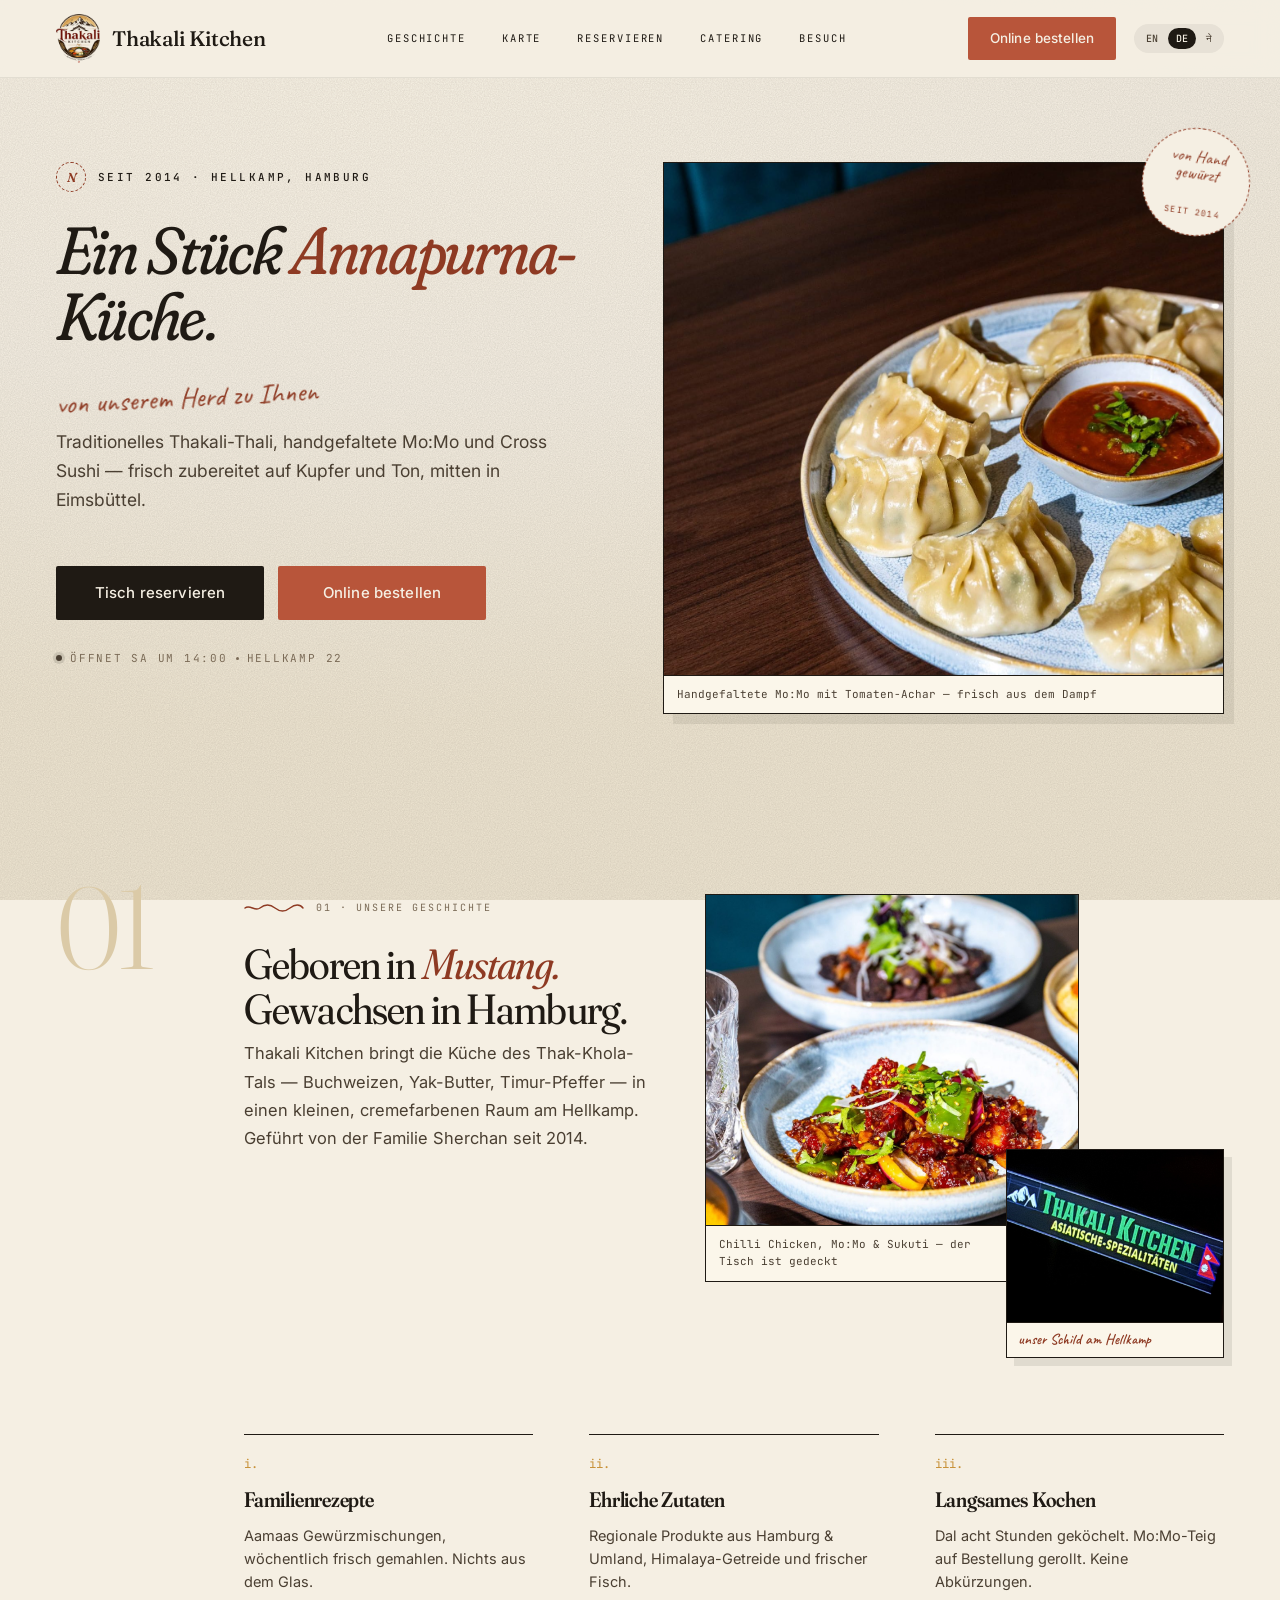
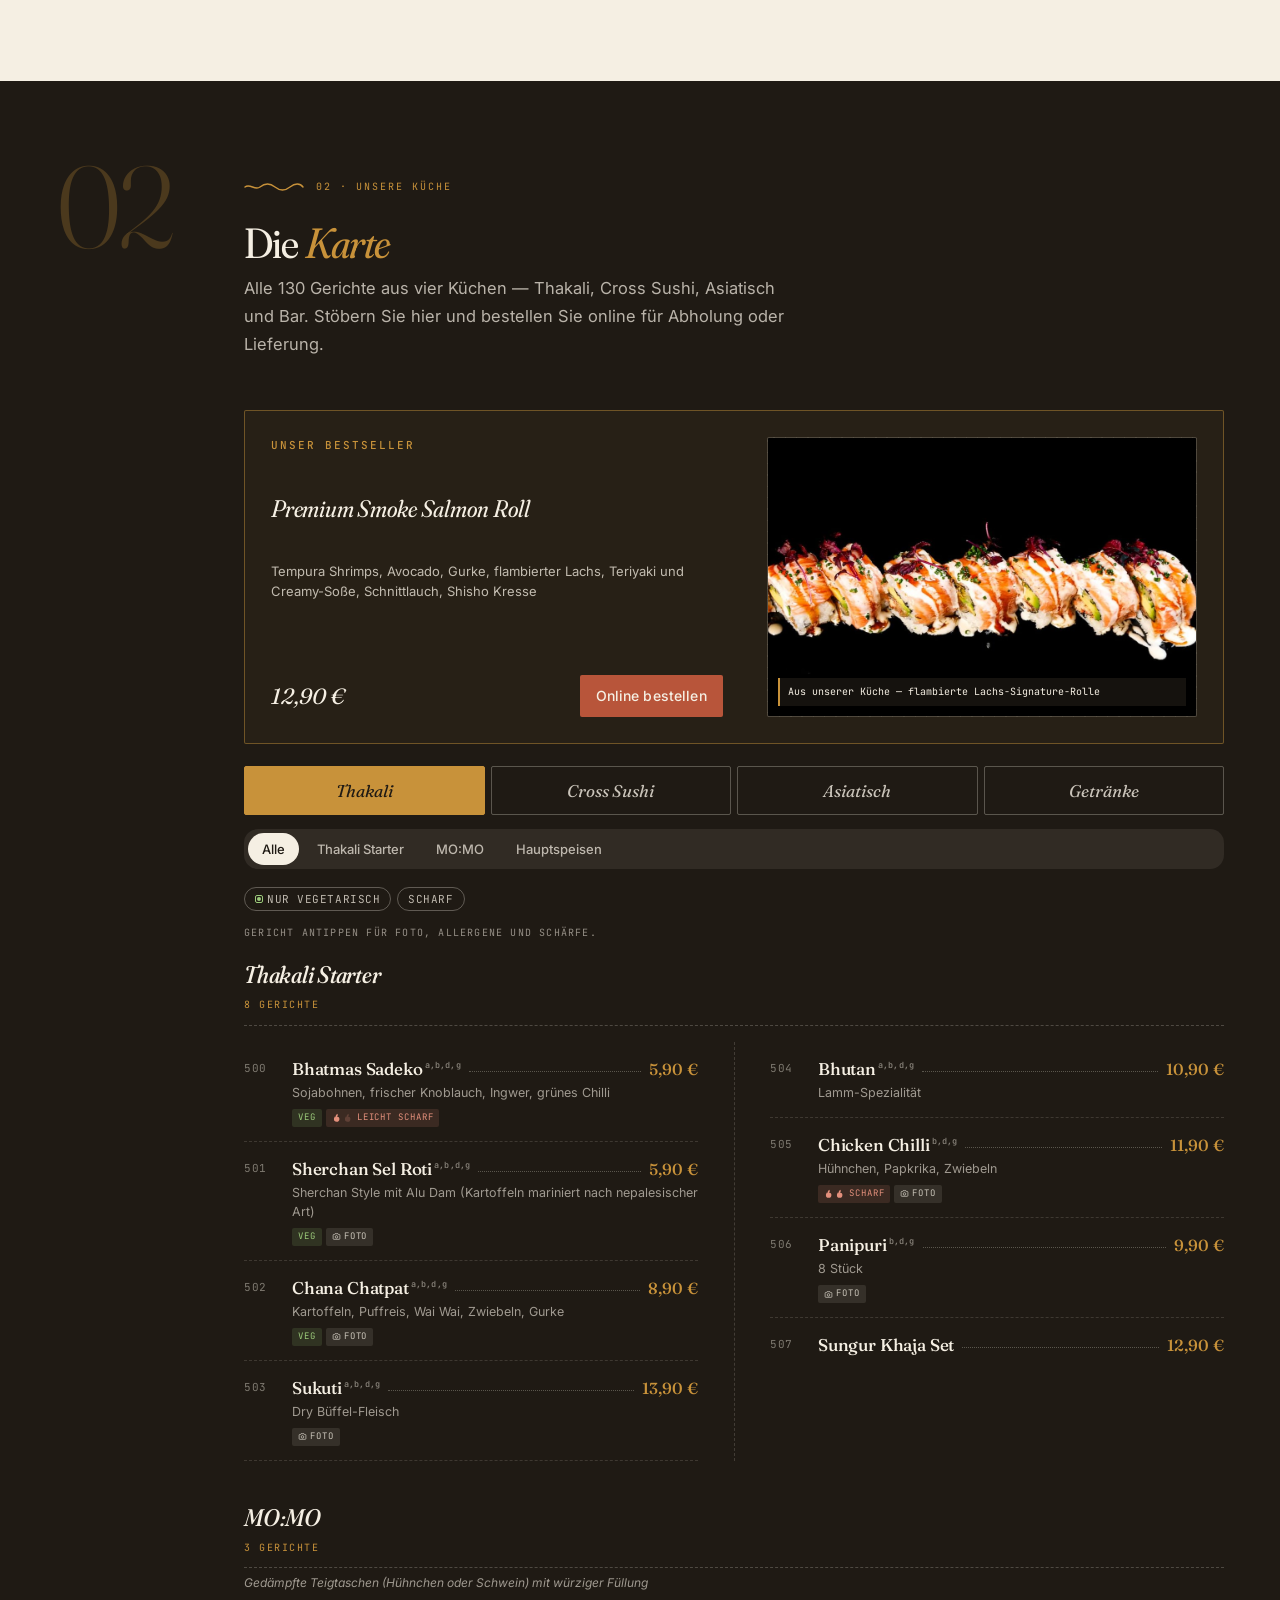
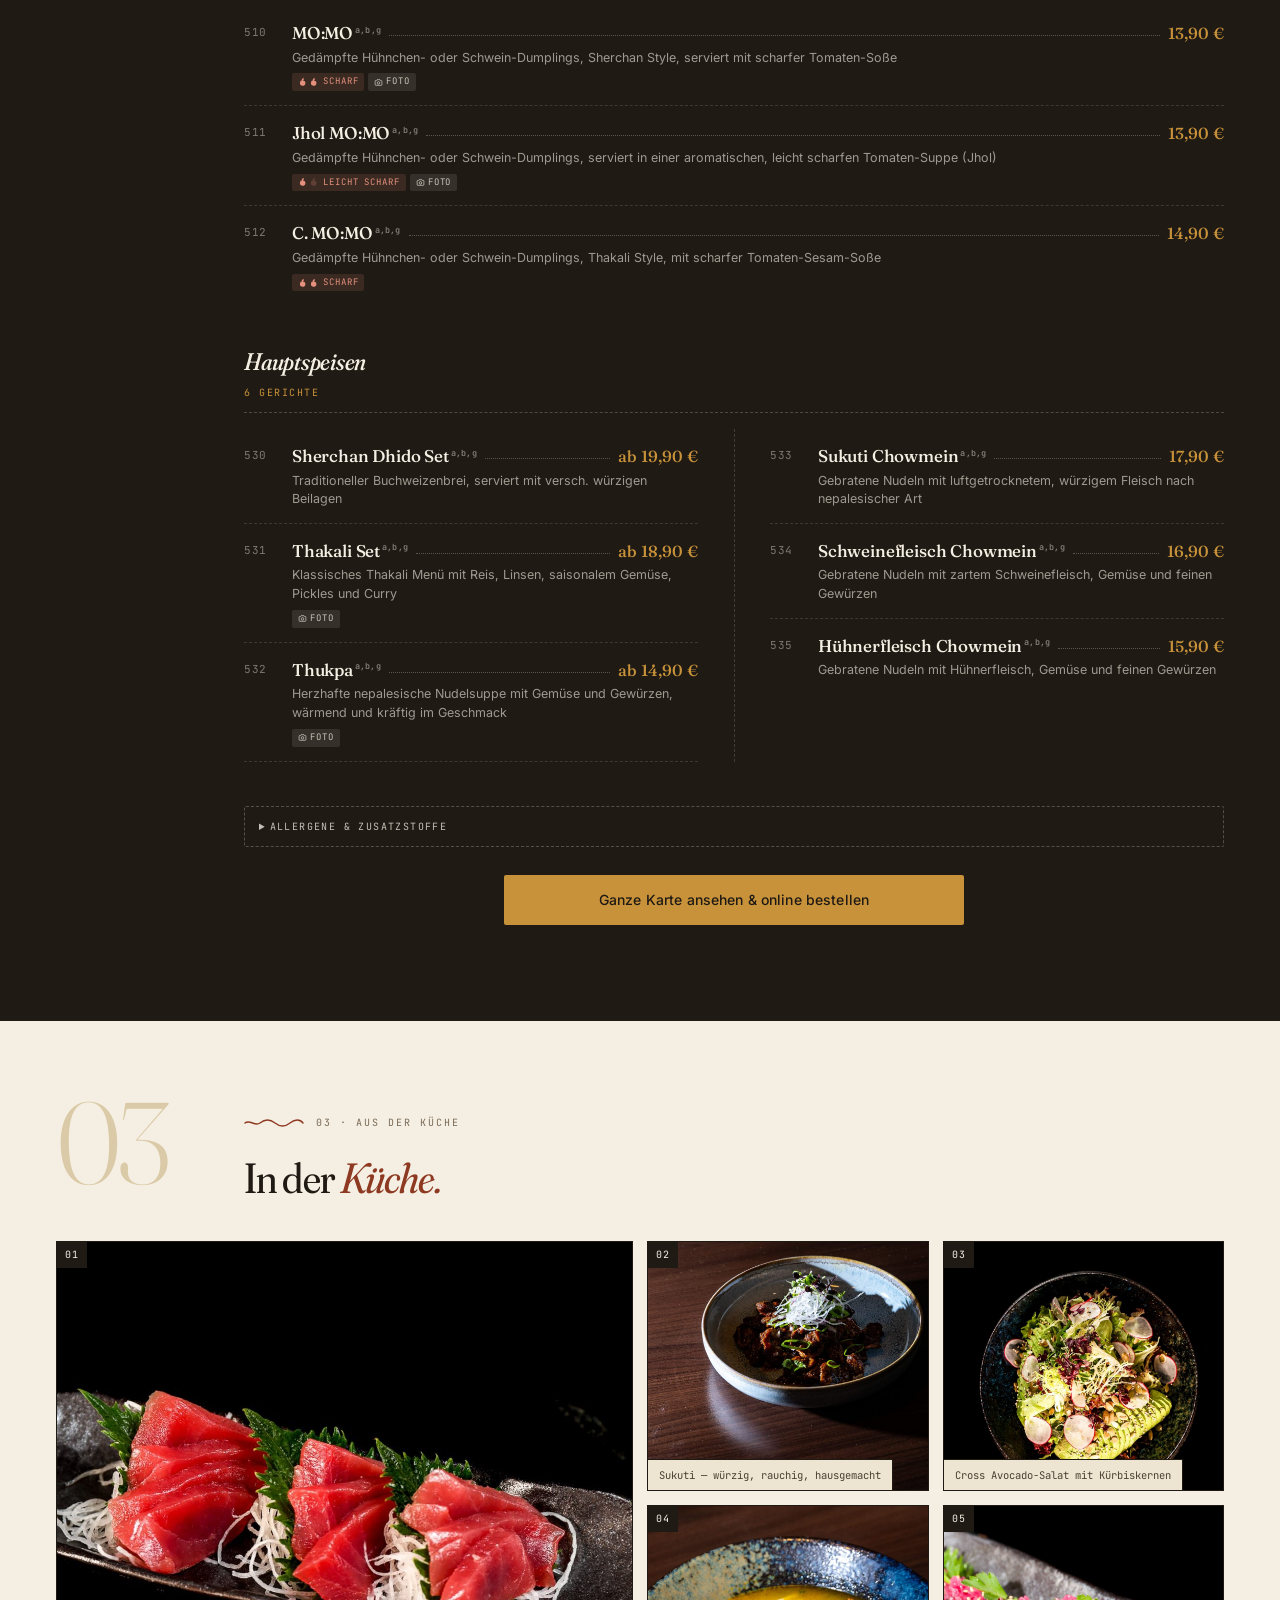
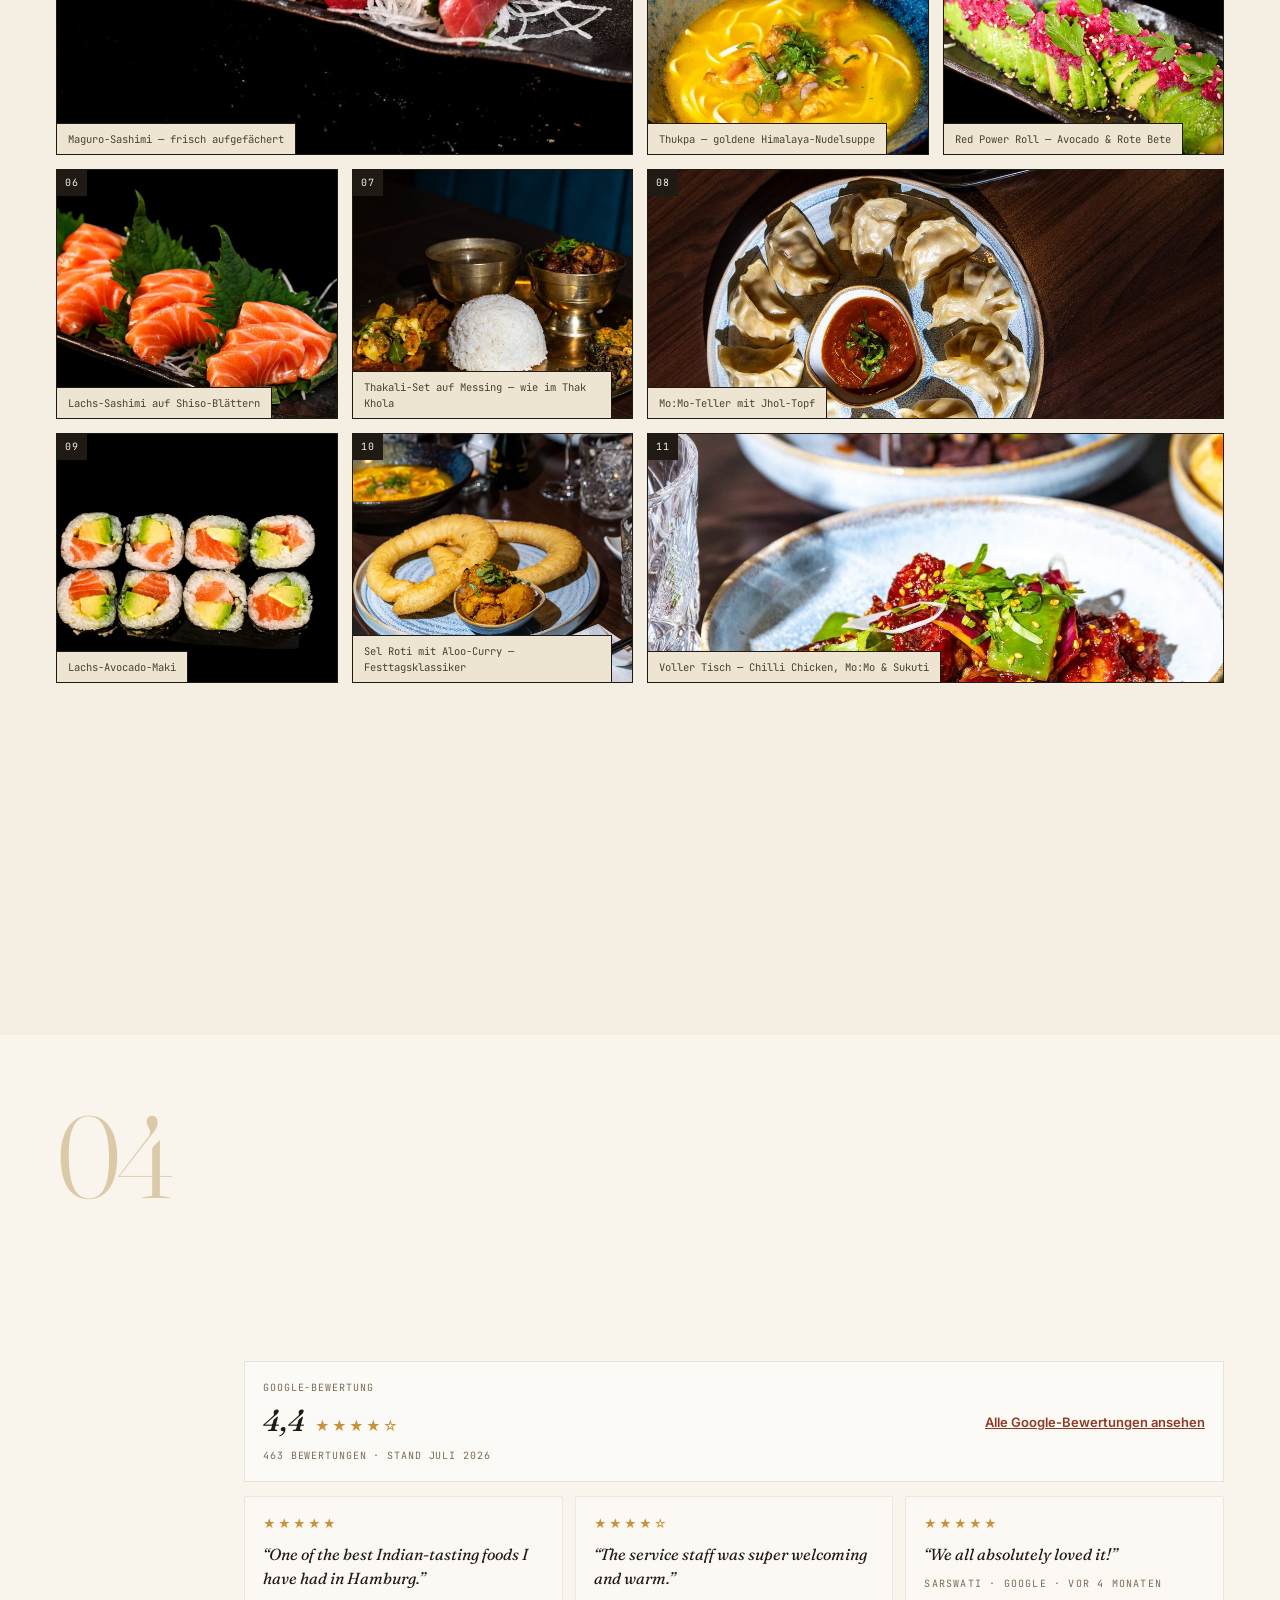
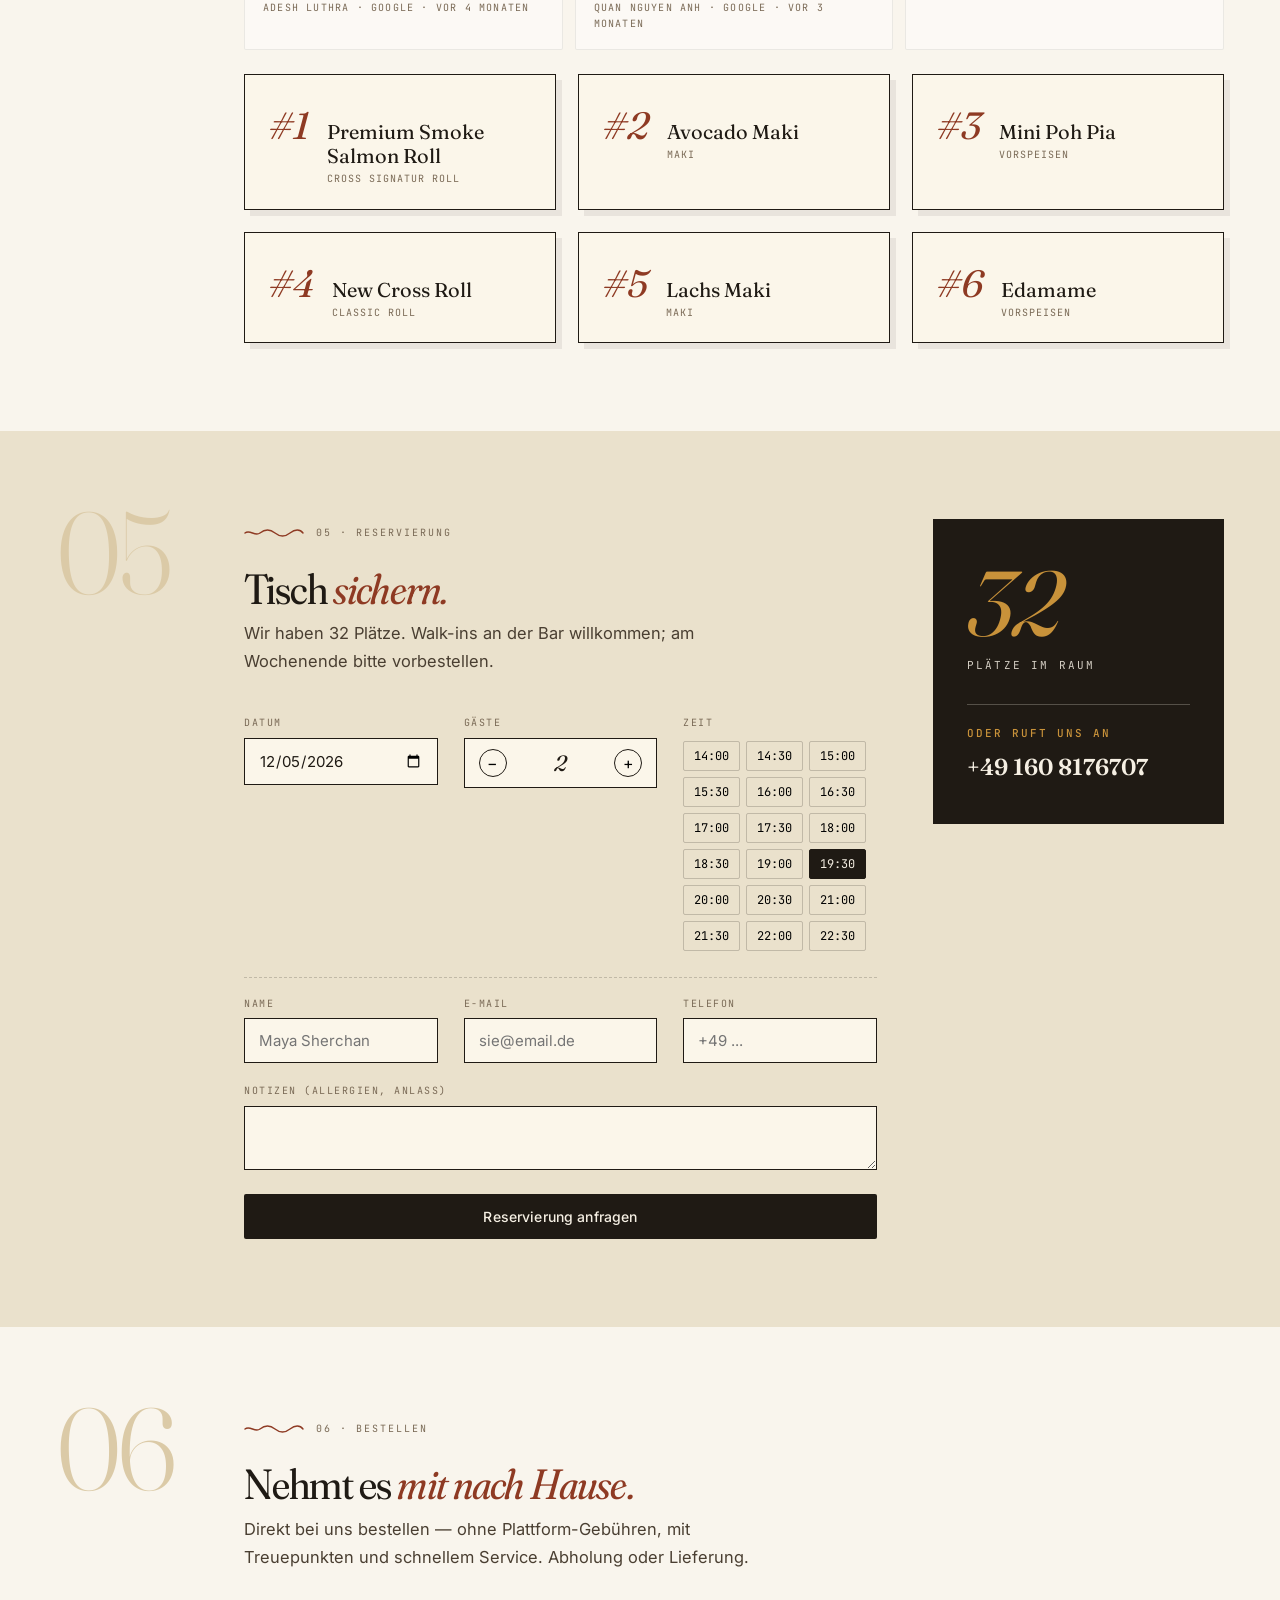
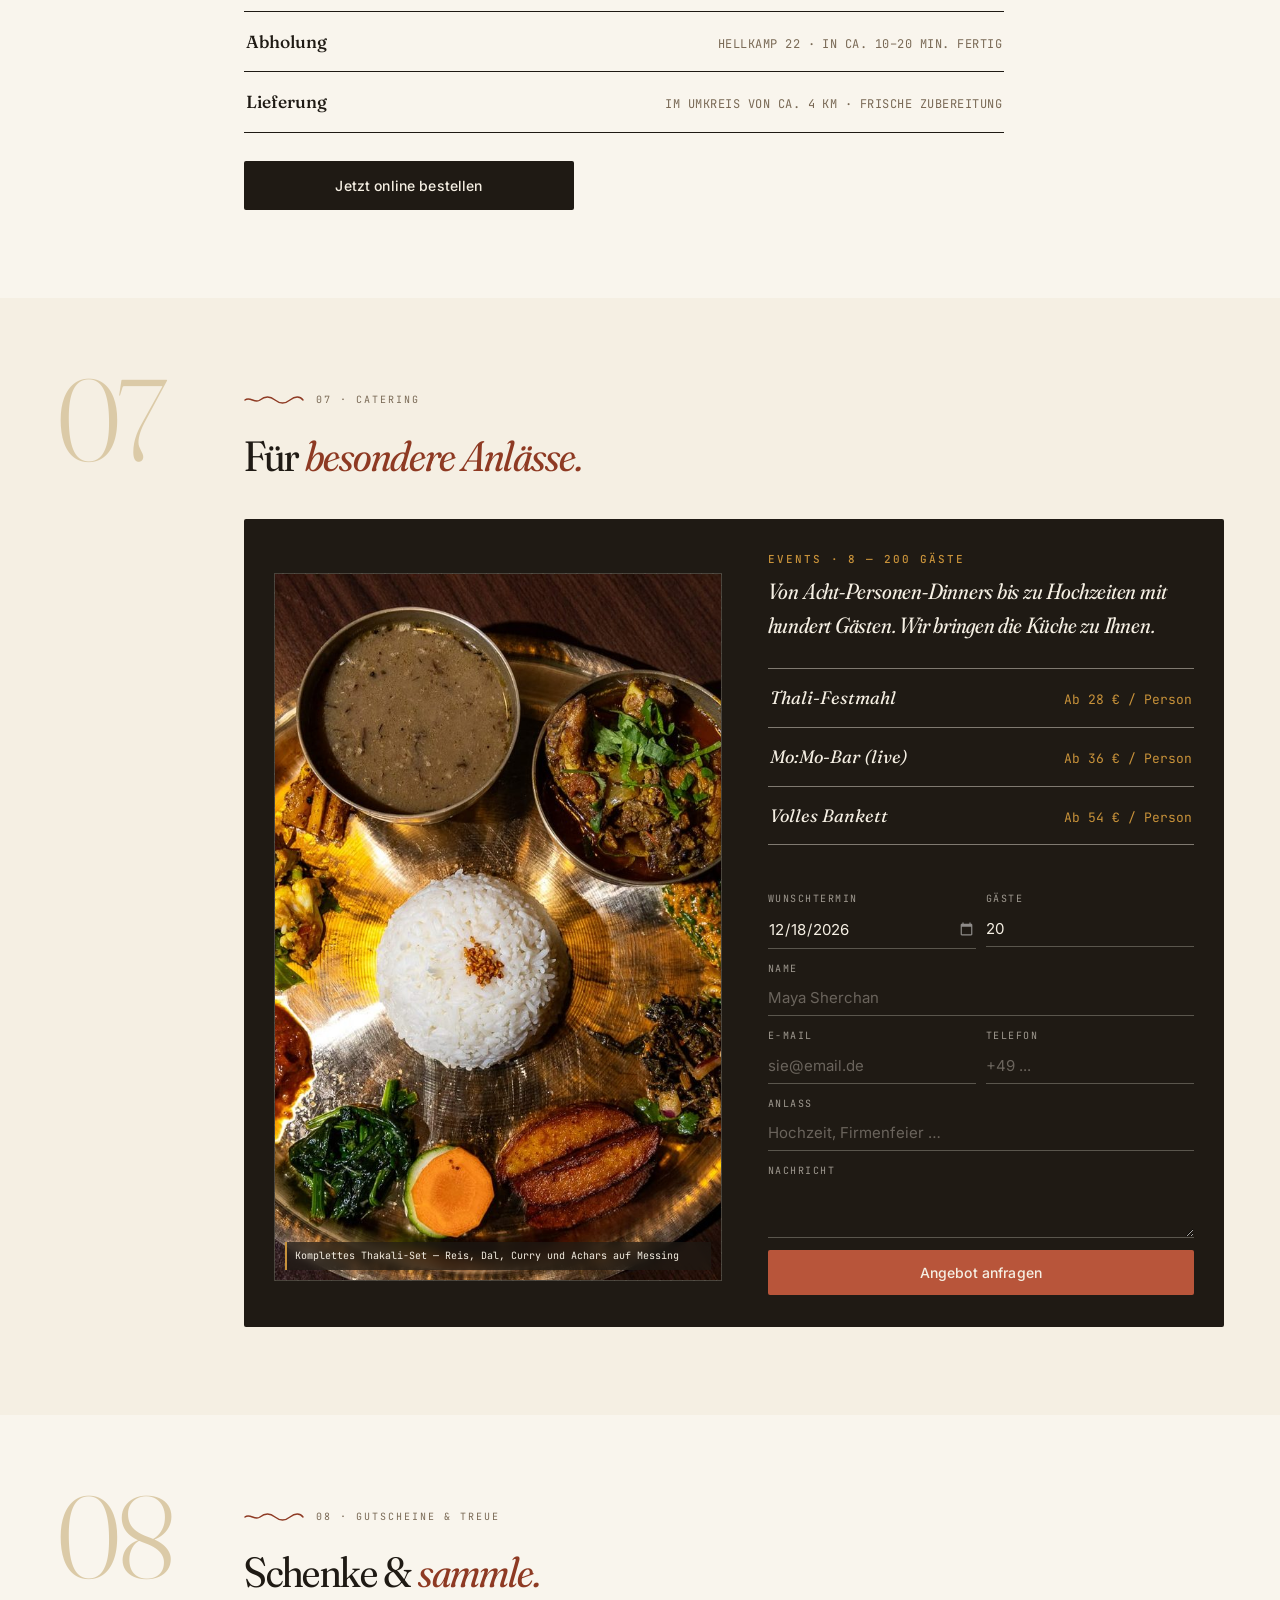
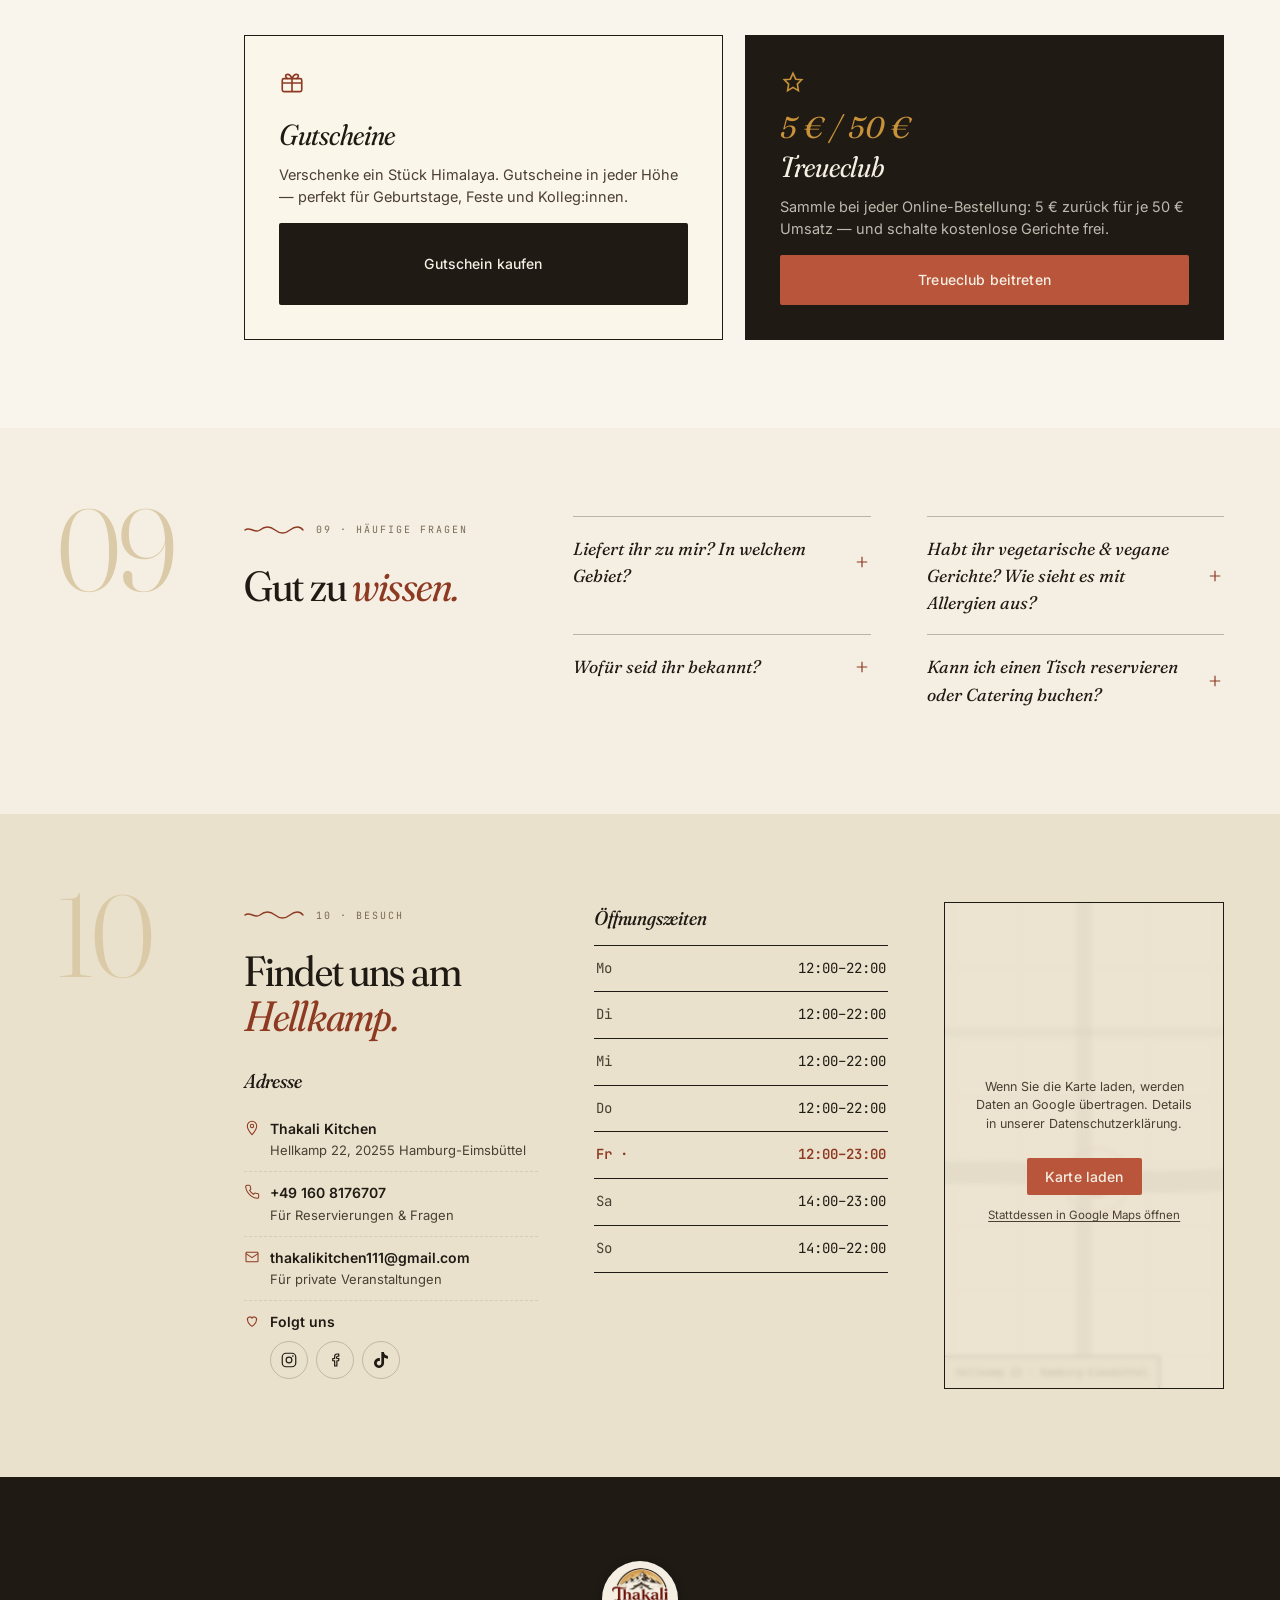
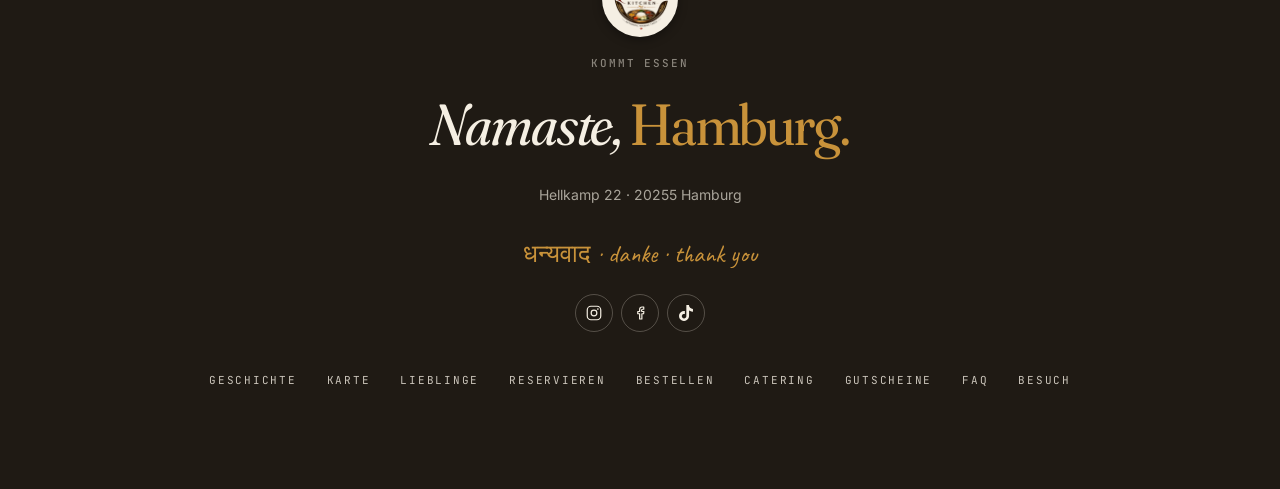
<file: index.html>
<!doctype html>
<html lang="de">
<head>
  <meta charset="utf-8"/>
  <meta name="viewport" content="width=device-width, initial-scale=1, viewport-fit=cover"/>
  <meta name="description" content="Authentisches nepalesisches Restaurant in Hamburg-Eimsbüttel: handgemachte Mo:Mo, Thakali-Thali, Sushi und Thai. Reservieren, abholen oder liefern lassen.">
  <meta name="robots" content="index,follow,max-image-preview:large">
  <meta property="og:title" content="Nepalesisches Restaurant Hamburg | Thakali Kitchen">
  <meta property="og:description" content="Handgemachte Mo:Mo, Thakali-Thali und Cross Sushi am Hellkamp in Hamburg-Eimsbüttel.">
  <meta property="og:type" content="restaurant">
  <meta property="og:url" content="https://thakalikitchen.de/">
  <meta property="og:site_name" content="Thakali Kitchen">
  <meta property="og:locale" content="de_DE">
  <meta property="og:image" content="https://thakalikitchen.de/images/og-image.jpg">
  <meta property="og:image:width" content="1200">
  <meta property="og:image:height" content="628">
  <meta property="og:image:alt" content="Thakali-Set auf Messingthali — Thakali Kitchen Hamburg">
  <meta name="twitter:card" content="summary_large_image">
  <meta name="twitter:title" content="Nepalesisches Restaurant Hamburg | Thakali Kitchen">
  <meta name="twitter:description" content="Handgemachte Mo:Mo, Thakali-Thali und Cross Sushi in Hamburg-Eimsbüttel.">
  <meta name="twitter:image" content="https://thakalikitchen.de/images/og-image.jpg">
  <title>Nepalesisches Restaurant Hamburg | Thakali Kitchen</title>
  <link rel="canonical" href="https://thakalikitchen.de/"/>

  <link rel="icon" type="image/png" href="images/logo.png"/>
  <link rel="apple-touch-icon" href="images/logo.png"/>

  <link rel="preconnect" href="https://fonts.googleapis.com"/>
  <link rel="preconnect" href="https://fonts.gstatic.com" crossorigin/>
  <link href="https://fonts.googleapis.com/css2?family=Fraunces:ital,opsz,wght,SOFT@0,9..144,300..700,0..100;1,9..144,300..700,0..100&family=Caveat:wght@500;600;700&family=Inter:wght@400;500;600;700&family=JetBrains+Mono:wght@400;500&family=Tiro+Devanagari+Sanskrit:ital@0;1&display=swap" rel="stylesheet"/>

  <link rel="stylesheet" href="css/style.css?v=8"/>

  <script type="application/ld+json">
  {
    "@context": "https://schema.org",
    "@graph": [
      {
        "@type": "WebSite",
        "@id": "https://thakalikitchen.de/#website",
        "url": "https://thakalikitchen.de/",
        "name": "Thakali Kitchen",
        "inLanguage": ["de", "en", "ne"]
      },
      {
        "@type": "Restaurant",
        "@id": "https://thakalikitchen.de/#restaurant",
        "name": "Thakali Kitchen",
        "description": "Authentisches nepalesisches Restaurant mit Thakali-Thali, handgemachten Mo:Mo und Cross Sushi in Hamburg-Eimsbüttel.",
        "url": "https://thakalikitchen.de/",
        "image": "https://thakalikitchen.de/images/og-image.jpg",
        "logo": "https://thakalikitchen.de/images/logo.png",
        "menu": "https://thakalikitchen.de/#menu",
        "hasMap": "https://www.google.com/maps/place/?q=place_id:ChIJ2bqdufiFsUcR3dSY3Q-ZH6U",
        "servesCuisine": ["Nepalese", "Sushi", "Thai", "Asian"],
        "priceRange": "€€",
        "currenciesAccepted": "EUR",
        "address": {
          "@type": "PostalAddress",
          "streetAddress": "Hellkamp 22",
          "postalCode": "20255",
          "addressLocality": "Hamburg",
          "addressCountry": "DE"
        },
        "geo": {
          "@type": "GeoCoordinates",
          "latitude": 53.5776425,
          "longitude": 9.9481261
        },
        "telephone": "+49 160 8176707",
        "email": "thakalikitchen111@gmail.com",
        "acceptsReservations": true,
        "openingHoursSpecification": [
          { "@type": "OpeningHoursSpecification", "dayOfWeek": ["Monday", "Tuesday", "Wednesday", "Thursday"], "opens": "12:00", "closes": "22:00" },
          { "@type": "OpeningHoursSpecification", "dayOfWeek": "Friday", "opens": "12:00", "closes": "23:00" },
          { "@type": "OpeningHoursSpecification", "dayOfWeek": "Saturday", "opens": "14:00", "closes": "23:00" },
          { "@type": "OpeningHoursSpecification", "dayOfWeek": "Sunday", "opens": "14:00", "closes": "22:00" }
        ],
        "sameAs": [
          "https://www.google.com/maps/place/?q=place_id:ChIJ2bqdufiFsUcR3dSY3Q-ZH6U",
          "https://www.instagram.com/crosssushihamburg/",
          "https://www.facebook.com/cross.sushi.hamburg",
          "https://www.tiktok.com/@thakalikitchenhamburg"
        ]
      }
    ]
  }
  </script>
</head>
<body>
  <div class="page">

    <!-- ============ TOPBAR ============ -->
    <header class="topbar">
      <button class="icon-btn" id="navToggle" aria-label="Menü öffnen" aria-controls="navDrawer" aria-expanded="false" data-i18n-aria-label="a11y.navopen">
        <svg width="20" height="20" viewBox="0 0 24 24" fill="none" stroke="currentColor" stroke-width="1.6">
          <path d="M3 6h18M3 12h18M3 18h12"/>
        </svg>
      </button>
      <a href="#hero" class="topbar-brand">
        <img class="brand-logo" src="images/logo.png" alt="" width="38" height="43"/>
        <span>Thakali Kitchen</span>
      </a>
      <nav class="topbar-nav" aria-label="Hauptnavigation" data-i18n-aria-label="a11y.mainnav">
        <a href="#about" data-i18n="nav.about">Geschichte</a>
        <a href="#menu" data-i18n="nav.menu">Karte</a>
        <a href="#book" data-i18n="nav.book">Reservieren</a>
        <a href="#catering" data-i18n="nav.catering">Catering</a>
        <a href="#contact" data-i18n="nav.contact">Besuch</a>
      </nav>
      <div class="topbar-actions">
        <a class="btn btn-terra topbar-order" href="https://www.crosssushi-hamburg.de/speisekarte/crosssushi" target="_blank" rel="noopener" data-i18n="cta.order">Online bestellen</a>
        <div class="lang-pill" role="group" aria-label="Sprache wählen" data-i18n-aria-label="a11y.langsel">
          <button data-lang="en">EN</button>
          <button data-lang="de" class="active">DE</button>
          <button data-lang="ne">ने</button>
        </div>
      </div>
    </header>

    <!-- ============ STICKY CTAS ============ -->
    <div class="cta-bar">
      <a href="#book" class="btn btn-primary" data-i18n="cta.book">Tisch reservieren</a>
      <a href="https://www.crosssushi-hamburg.de/speisekarte/crosssushi" target="_blank" rel="noopener" class="btn btn-terra" data-i18n="cta.order">Online bestellen</a>
    </div>

    <!-- ============ HERO ============ -->
    <section class="hero" id="hero">
      <div class="spice-stamp" id="spiceStamp">
        <span><span data-i18n="stamp.1">von Hand</span><br/><span data-i18n="stamp.2">gewürzt</span></span>
        <span class="small" data-i18n="stamp.small">seit 2014</span>
      </div>

      <div class="hero-eyebrow-row">
        <div class="stamp">N</div>
        <div class="eyebrow" data-i18n="hero.eyebrow">SEIT 2014 · HELLKAMP, HAMBURG</div>
      </div>

      <h1>
        <span data-i18n="hero.title.1">Ein Stück</span>
        <span class="accent" data-i18n="hero.title.accent">Annapurna-</span>
        <span data-i18n="hero.title.2">Küche.</span>
      </h1>

      <div class="hero-hand" data-i18n="hero.hand">von unserem Herd zu Ihnen</div>

      <p class="hero-sub" data-i18n="hero.sub">Traditionelles Thakali-Thali, handgefaltete Mo:Mo und Cross Sushi — frisch zubereitet auf Kupfer und Ton, mitten in Eimsbüttel.</p>

      <div class="hero-ctas">
        <a href="#book" class="btn btn-primary" data-i18n="cta.book">Tisch reservieren</a>
        <a href="https://www.crosssushi-hamburg.de/speisekarte/crosssushi" target="_blank" rel="noopener" class="btn btn-terra" data-i18n="cta.order">Online bestellen</a>
      </div>

      <div class="hero-img imgph">
        <img src="images/hero-momo.jpg" alt="Handgefaltete Mo:Mo mit Tomaten-Achar" data-i18n-alt="hero.imgcap" loading="eager"/>
        <span class="imgph-tag" data-i18n-tag="tag.photo" data-ratio="4:5">PHOTO · 4:5</span>
        <span class="imgph-cap" data-i18n="hero.imgcap">Handgefaltete Mo:Mo mit Tomaten-Achar — frisch aus dem Dampf</span>
      </div>

      <div class="hero-meta">
        <span class="live-dot" id="openDot"></span>
        <span id="openBadge">Geöffnet bis 22:00</span>
        <span class="dot"></span>
        <span>HELLKAMP 22</span>
      </div>
    </section>

    <!-- ============ STORY ============ -->
    <section class="block" id="about">
      <div class="section-head">
        <div class="divider">
          <svg width="60" height="10" viewBox="0 0 60 10" fill="none" stroke="currentColor" stroke-width="1.4" stroke-linecap="round"><path d="M1 5 C 6 1, 11 9, 16 5 S 26 1, 31 5 S 41 9, 46 5 S 56 1, 59 5"/></svg>
          <span class="label" data-i18n="story.eyebrow">01 · UNSERE GESCHICHTE</span>
        </div>
        <h2>
          <span data-i18n="story.title.1">Geboren in</span>
          <span class="it" data-i18n="story.title.accent">Mustang.</span>
          <span data-i18n="story.title.2">Gewachsen in Hamburg.</span>
        </h2>
        <p data-i18n="story.p">Thakali Kitchen bringt die Küche des Thak-Khola-Tals — Buchweizen, Yak-Butter, Timur-Pfeffer — in einen kleinen, cremefarbenen Raum am Hellkamp. Geführt von der Familie Sherchan seit 2014.</p>
      </div>

      <div class="story-photos">
        <div class="imgph story-main">
          <img src="images/gallery-11-table-spread.jpg" alt="Gedeckter Tisch mit Chilli Chicken, Mo:Mo und Sukuti" data-i18n-alt="story.imgcap" loading="lazy"/>
          <span class="imgph-tag" data-i18n-tag="tag.photo" data-ratio="4:3">PHOTO · 4:3</span>
          <span class="imgph-cap" data-i18n="story.imgcap">Chilli Chicken, Mo:Mo & Sukuti — der Tisch ist gedeckt</span>
        </div>
        <figure class="polaroid">
          <img src="images/storefront-night.jpg" alt="Leuchtreklame von Thakali Kitchen bei Nacht" data-i18n-alt="story.polaroid" loading="lazy"/>
          <figcaption data-i18n="story.polaroid">unser Schild am Hellkamp</figcaption>
        </figure>
      </div>

      <div class="story-row">
        <div class="story-card">
          <span class="num">i.</span>
          <h4 data-i18n="story.c1.title">Familienrezepte</h4>
          <p data-i18n="story.c1.p">Aamaas Gewürzmischungen, wöchentlich frisch gemahlen. Nichts aus dem Glas.</p>
        </div>
        <div class="story-card">
          <span class="num">ii.</span>
          <h4 data-i18n="story.c2.title">Ehrliche Zutaten</h4>
          <p data-i18n="story.c2.p">Regionale Produkte aus Hamburg & Umland, Himalaya-Getreide und frischer Fisch.</p>
        </div>
        <div class="story-card">
          <span class="num">iii.</span>
          <h4 data-i18n="story.c3.title">Langsames Kochen</h4>
          <p data-i18n="story.c3.p">Dal acht Stunden geköchelt. Mo:Mo-Teig auf Bestellung gerollt. Keine Abkürzungen.</p>
        </div>
      </div>
    </section>

    <!-- ============ MENU ============ -->
    <section class="block" id="menu">
      <div class="section-head">
        <div class="divider">
          <svg width="60" height="10" viewBox="0 0 60 10" fill="none" stroke="currentColor" stroke-width="1.4" stroke-linecap="round"><path d="M1 5 C 6 1, 11 9, 16 5 S 26 1, 31 5 S 41 9, 46 5 S 56 1, 59 5"/></svg>
          <span class="label" data-i18n="menu.eyebrow">02 · UNSERE KÜCHE</span>
        </div>
        <h2>
          <span data-i18n="menu.title.1">Die</span>
          <span class="it" data-i18n="menu.title.accent">Karte</span>
        </h2>
        <p data-i18n="menu.sub">Über 170 Gerichte aus drei Küchen — von Thakali-Klassikern bis Cross Sushi. Stöbern Sie hier und bestellen Sie online für Abholung oder Lieferung.</p>
      </div>

      <div class="signature-card" id="signatureCard"></div>

      <div class="menu-group-tabs" id="menuGroupTabs"></div>

      <div class="menu-tabs" id="menuTabs"></div>

      <div class="menu-filter-row">
        <button class="chip veg" id="vegChip" type="button" aria-pressed="false">
          <span class="veg-dot"></span>
          <span data-i18n="menu.chip.veg">Nur vegetarisch</span>
        </button>
        <button class="chip" id="spicyChip" type="button" aria-pressed="false" data-i18n="menu.chip.spicy">Scharf</button>
      </div>

      <p class="menu-hint" data-i18n="menu.hint">Gericht antippen für Foto, Allergene und Schärfe.</p>

      <div class="menu-list" id="menuList"></div>

      <details class="allergen-legend" id="allergenLegend">
        <summary data-i18n="legend.title">Allergene & Zusatzstoffe</summary>
        <div class="legend-body" id="allergenLegendBody"></div>
      </details>

      <a class="btn btn-terra menu-order-cta" href="https://www.crosssushi-hamburg.de/speisekarte/crosssushi" target="_blank" rel="noopener" style="width:100%" data-i18n="menu.order">Ganze Karte ansehen & online bestellen</a>
    </section>

    <!-- ============ GALLERY ============ -->
    <section class="block" id="gallery">
      <div class="section-head">
        <div class="divider">
          <svg width="60" height="10" viewBox="0 0 60 10" fill="none" stroke="currentColor" stroke-width="1.4" stroke-linecap="round"><path d="M1 5 C 6 1, 11 9, 16 5 S 26 1, 31 5 S 41 9, 46 5 S 56 1, 59 5"/></svg>
          <span class="label" data-i18n="gallery.eyebrow">03 · AUS DER KÜCHE</span>
        </div>
        <h2>
          <span data-i18n="gallery.title.1">In der</span>
          <span class="it" data-i18n="gallery.title.accent">Küche.</span>
        </h2>
      </div>
      <div class="gallery-grid">
        <div class="imgph"><img src="images/gallery-1-maguro-sashimi.jpg" alt="Maguro-Sashimi, aufgefächert auf dunkler Steingutplatte" data-i18n-alt="gallery.cap.1" loading="lazy"/><span class="imgph-tag" data-num="01">01</span><span class="imgph-cap" data-i18n="gallery.cap.1">Maguro-Sashimi — frisch aufgefächert</span></div>
        <div class="imgph"><img src="images/gallery-2-sukuti.jpg" alt="Sukuti mit Rettich und Microgreens" data-i18n-alt="gallery.cap.2" loading="lazy"/><span class="imgph-tag" data-num="02">02</span><span class="imgph-cap" data-i18n="gallery.cap.2">Sukuti — würzig, rauchig, hausgemacht</span></div>
        <div class="imgph"><img src="images/gallery-3-avocado-salat.jpg" alt="Cross Avocado-Salat mit Kürbiskernen" data-i18n-alt="gallery.cap.3" loading="lazy"/><span class="imgph-tag" data-num="03">03</span><span class="imgph-cap" data-i18n="gallery.cap.3">Cross Avocado-Salat mit Kürbiskernen</span></div>
        <div class="imgph"><img src="images/gallery-4-thukpa.jpg" alt="Thukpa — Himalaya-Nudelsuppe mit goldener Brühe" data-i18n-alt="gallery.cap.4" loading="lazy"/><span class="imgph-tag" data-num="04">04</span><span class="imgph-cap" data-i18n="gallery.cap.4">Thukpa — goldene Himalaya-Nudelsuppe</span></div>
        <div class="imgph"><img src="images/gallery-5-avocado-ceviche.jpg" alt="Red Power Roll mit Avocado und Rote-Bete-Topping" data-i18n-alt="gallery.cap.5" loading="lazy"/><span class="imgph-tag" data-num="05">05</span><span class="imgph-cap" data-i18n="gallery.cap.5">Avocado-Ceviche mit Sesam</span></div>
        <div class="imgph"><img src="images/gallery-6-lachs-sashimi.jpg" alt="Lachs-Sashimi auf Shiso-Blättern" data-i18n-alt="gallery.cap.6" loading="lazy"/><span class="imgph-tag" data-num="06">06</span><span class="imgph-cap" data-i18n="gallery.cap.6">Lachs-Sashimi auf Shiso-Blättern</span></div>
        <div class="imgph"><img src="images/gallery-7-thakali-set.jpg" alt="Thakali-Set auf Messingthali" data-i18n-alt="gallery.cap.7" loading="lazy"/><span class="imgph-tag" data-num="07">07</span><span class="imgph-cap" data-i18n="gallery.cap.7">Thakali-Set auf Messing — wie im Thak Khola</span></div>
        <div class="imgph"><img src="images/gallery-8-momo-jhol.jpg" alt="Mo:Mo-Teller mit Jhol im Steintopf" data-i18n-alt="gallery.cap.8" loading="lazy"/><span class="imgph-tag" data-num="08">08</span><span class="imgph-cap" data-i18n="gallery.cap.8">Mo:Mo-Teller mit Jhol-Topf</span></div>
        <div class="imgph"><img src="images/gallery-9-lachs-avocado-maki.jpg" alt="Lachs-Avocado-Maki" data-i18n-alt="gallery.cap.9" loading="lazy"/><span class="imgph-tag" data-num="09">09</span><span class="imgph-cap" data-i18n="gallery.cap.9">Lachs-Avocado-Maki</span></div>
        <div class="imgph"><img src="images/gallery-10-sel-roti.jpg" alt="Sel Roti — frittierte Reisringe mit Aloo-Curry" data-i18n-alt="gallery.cap.10" loading="lazy"/><span class="imgph-tag" data-num="10">10</span><span class="imgph-cap" data-i18n="gallery.cap.10">Sel Roti mit Aloo-Curry — Festtagsklassiker</span></div>
        <div class="imgph"><img src="images/gallery-11-table-spread.jpg" alt="Gedeckter Tisch mit Chilli Chicken, Mo:Mo und Sukuti" data-i18n-alt="gallery.cap.11" loading="lazy"/><span class="imgph-tag" data-num="11">11</span><span class="imgph-cap" data-i18n="gallery.cap.11">Voller Tisch — Chilli Chicken, Mo:Mo & Sukuti</span></div>
        <div class="imgph"><img src="images/gallery-12-lachs-hosomaki.jpg" alt="Lachs-Hosomaki in versetzter Reihe auf schwarzem Grund" data-i18n-alt="gallery.cap.12" loading="lazy"/><span class="imgph-tag" data-num="12">12</span><span class="imgph-cap" data-i18n="gallery.cap.12">Lachs-Hosomaki — schlicht & präzise</span></div>
        <div class="imgph"><img src="images/gallery-13-thunfisch-avocado-maki.jpg" alt="Thunfisch-Avocado-Maki auf schwarzem Grund" data-i18n-alt="gallery.cap.13" loading="lazy"/><span class="imgph-tag" data-num="13">13</span><span class="imgph-cap" data-i18n="gallery.cap.13">Thunfisch-Avocado-Maki — tiefrot & cremig</span></div>
        <div class="imgph"><img src="images/gallery-14-maguro-nigiri.jpg" alt="Zwei Maguro-Nigiri, minimalistisch angerichtet" data-i18n-alt="gallery.cap.14" loading="lazy"/><span class="imgph-tag" data-num="14">14</span><span class="imgph-cap" data-i18n="gallery.cap.14">Maguro-Nigiri — pur</span></div>
        <div class="imgph"><img src="images/gallery-15-thali-detail.jpg" alt="Nahaufnahme: Curry, Dal und Reis auf Messingthali" data-i18n-alt="gallery.cap.15" loading="lazy"/><span class="imgph-tag" data-num="15">15</span><span class="imgph-cap" data-i18n="gallery.cap.15">Hühnercurry, Dal & Reis — das Thali im Detail</span></div>
      </div>
    </section>

    <!-- ============ REVIEWS / FAVOURITES ============ -->
    <section class="block" id="reviews">
      <div class="section-head">
        <div class="divider">
          <svg width="60" height="10" viewBox="0 0 60 10" fill="none" stroke="currentColor" stroke-width="1.4" stroke-linecap="round"><path d="M1 5 C 6 1, 11 9, 16 5 S 26 1, 31 5 S 41 9, 46 5 S 56 1, 59 5"/></svg>
          <span class="label" data-i18n="reviews.eyebrow">04 · GÄSTELIEBLINGE</span>
        </div>
        <h2>
          <span data-i18n="reviews.title.1">Was am meisten</span>
          <span class="it" data-i18n="reviews.title.accent">bestellt wird.</span>
        </h2>
      </div>

      <div class="reviews-cta">
        <div class="cta-copy">
          <div class="stars" aria-hidden="true">★★★★★</div>
          <p data-i18n="reviews.cta.p">Hat es dir geschmeckt? Wir freuen uns über deine Bewertung bei Google.</p>
        </div>
        <a class="btn btn-terra" href="https://search.google.com/local/writereview?placeid=ChIJ2bqdufiFsUcR3dSY3Q-ZH6U" target="_blank" rel="noopener" data-i18n="reviews.cta.btn">Bei Google bewerten</a>
      </div>

      <div class="google-review-summary">
        <div>
          <div class="google-review-label" data-i18n="reviews.google.label">Google-Bewertung</div>
          <div class="google-review-score"><strong>4,4</strong><span class="stars" aria-label="4,4 von 5 Sternen">★★★★☆</span></div>
          <div class="google-review-count" data-i18n="reviews.google.count">463 Bewertungen · Stand Juli 2026</div>
        </div>
        <a href="https://www.google.com/maps/place/?q=place_id:ChIJ2bqdufiFsUcR3dSY3Q-ZH6U" target="_blank" rel="noopener" data-i18n="reviews.google.all">Alle Google-Bewertungen ansehen</a>
      </div>

      <div class="review-grid">
        <article class="review-card">
          <div class="stars" aria-label="5 von 5 Sternen">★★★★★</div>
          <blockquote class="quote" lang="en">“One of the best Indian-tasting foods I have had in Hamburg.”</blockquote>
          <div class="who">Adesh Luthra · <span data-i18n="reviews.google.4months">Google · vor 4 Monaten</span></div>
        </article>
        <article class="review-card">
          <div class="stars" aria-label="4 von 5 Sternen">★★★★☆</div>
          <blockquote class="quote" lang="en">“The service staff was super welcoming and warm.”</blockquote>
          <div class="who">Quan Nguyen Anh · <span data-i18n="reviews.google.3months">Google · vor 3 Monaten</span></div>
        </article>
        <article class="review-card">
          <div class="stars" aria-label="5 von 5 Sternen">★★★★★</div>
          <blockquote class="quote" lang="en">“We all absolutely loved it!”</blockquote>
          <div class="who">Sarswati · <span data-i18n="reviews.google.4months">Google · vor 4 Monaten</span></div>
        </article>
      </div>

      <div class="fav-grid" id="favGrid"></div>
    </section>

    <!-- ============ RESERVATION ============ -->
    <section class="block" id="book">
      <div class="section-head">
        <div class="divider">
          <svg width="60" height="10" viewBox="0 0 60 10" fill="none" stroke="currentColor" stroke-width="1.4" stroke-linecap="round"><path d="M1 5 C 6 1, 11 9, 16 5 S 26 1, 31 5 S 41 9, 46 5 S 56 1, 59 5"/></svg>
          <span class="label" data-i18n="book.eyebrow">05 · RESERVIERUNG</span>
        </div>
        <h2>
          <span data-i18n="book.title.1">Tisch</span>
          <span class="it" data-i18n="book.title.accent">sichern.</span>
        </h2>
        <p data-i18n="book.sub">Wir haben 32 Plätze. Walk-ins an der Bar willkommen; am Wochenende bitte vorbestellen.</p>
      </div>

      <form class="reservation-card" id="reservationForm">
        <div class="field-row">
          <div class="field">
            <label for="resDate" data-i18n="field.date">DATUM</label>
            <input type="date" name="date" id="resDate"/>
          </div>
          <div class="field">
            <label data-i18n="field.party">GÄSTE</label>
            <div class="party-stepper">
              <button type="button" id="partyMinus" aria-label="Weniger Gäste" data-i18n-aria-label="a11y.less">−</button>
              <span class="num" id="partyNum" aria-live="polite" aria-atomic="true">2</span>
              <button type="button" id="partyPlus" aria-label="Mehr Gäste" data-i18n-aria-label="a11y.more">+</button>
            </div>
          </div>
        </div>

        <div class="field">
          <label id="resTimeLabel" data-i18n="field.time">ZEIT</label>
          <div class="time-pills" id="timePills" role="group" aria-labelledby="resTimeLabel"></div>
        </div>

        <hr class="dashed-rule"/>

        <div class="field">
          <label for="resName" data-i18n="field.name">NAME</label>
          <input type="text" name="name" id="resName" required placeholder="Maya Sherchan" data-i18n-placeholder="ph.name"/>
        </div>
        <div class="field-row">
          <div class="field">
            <label for="resEmail" data-i18n="field.email">E-MAIL</label>
            <input type="email" name="email" id="resEmail" placeholder="sie@email.de" data-i18n-placeholder="ph.email"/>
          </div>
          <div class="field">
            <label for="resPhone" data-i18n="field.phone">TELEFON</label>
            <input type="tel" name="phone" id="resPhone" placeholder="+49 ..." data-i18n-placeholder="ph.phone"/>
          </div>
        </div>
        <div class="field">
          <label for="resNotes" data-i18n="field.notes">NOTIZEN (Allergien, Anlass)</label>
          <textarea rows="2" name="notes" id="resNotes"></textarea>
        </div>

        <div class="hp-field" aria-hidden="true">
          <label>Referenz</label>
          <input type="text" name="ref_code" tabindex="-1" autocomplete="off"/>
        </div>

        <button type="submit" class="btn btn-primary" style="width:100%" data-i18n="book.btn">Reservierung anfragen</button>
      </form>

      <aside class="book-aside" aria-hidden="true">
        <div class="seat-figure">32</div>
        <div class="seat-label" data-i18n="book.seats">Plätze im Raum</div>
        <div class="aside-call">
          <div class="eyebrow" data-i18n="book.call">oder ruft uns an</div>
          <a href="tel:+491608176707" tabindex="-1">+49 160 8176707</a>
        </div>
      </aside>
    </section>

    <!-- ============ ORDER ============ -->
    <section class="block" id="order" style="background:rgba(255,255,255,0.35)">
      <div class="section-head">
        <div class="divider">
          <svg width="60" height="10" viewBox="0 0 60 10" fill="none" stroke="currentColor" stroke-width="1.4" stroke-linecap="round"><path d="M1 5 C 6 1, 11 9, 16 5 S 26 1, 31 5 S 41 9, 46 5 S 56 1, 59 5"/></svg>
          <span class="label" data-i18n="order.eyebrow">06 · BESTELLEN</span>
        </div>
        <h2>
          <span data-i18n="order.title.1">Nehmt es</span>
          <span class="it" data-i18n="order.title.accent">mit nach Hause.</span>
        </h2>
        <p data-i18n="order.sub">Direkt bei uns bestellen — ohne Plattform-Gebühren, mit Treuepunkten und schnellem Service. Abholung oder Lieferung.</p>
      </div>

      <div class="reservation-card">
        <div class="order-facts">
          <div class="order-fact">
            <span class="ico"><svg width="16" height="16" viewBox="0 0 24 24" fill="none" stroke="currentColor" stroke-width="1.6"><path d="M5 8h14l-1 12a2 2 0 0 1-2 2H8a2 2 0 0 1-2-2L5 8z"/><path d="M8 8V6a4 4 0 0 1 8 0v2"/></svg></span>
            <span class="fact-text"><strong data-i18n="order.pickup.title">Abholung</strong><span class="fact-detail" data-i18n="order.pickup.info">Hellkamp 22 · in ca. 10–20 Min. fertig</span></span>
          </div>
          <div class="order-fact">
            <span class="ico"><svg width="16" height="16" viewBox="0 0 24 24" fill="none" stroke="currentColor" stroke-width="1.6"><circle cx="6" cy="17" r="3"/><circle cx="18" cy="17" r="3"/><path d="M6 17l4-9h5l3 9M14 8h3"/></svg></span>
            <span class="fact-text"><strong data-i18n="order.delivery.title">Lieferung</strong><span class="fact-detail" data-i18n="order.delivery.info">im Umkreis von ca. 4 km · frische Zubereitung</span></span>
          </div>
        </div>

        <a class="btn btn-primary" href="https://www.crosssushi-hamburg.de/speisekarte/crosssushi" target="_blank" rel="noopener" style="width:100%" data-i18n="order.btn">Jetzt online bestellen</a>
      </div>
    </section>

    <!-- ============ CATERING ============ -->
    <section class="block" id="catering">
      <div class="section-head">
        <div class="divider">
          <svg width="60" height="10" viewBox="0 0 60 10" fill="none" stroke="currentColor" stroke-width="1.4" stroke-linecap="round"><path d="M1 5 C 6 1, 11 9, 16 5 S 26 1, 31 5 S 41 9, 46 5 S 56 1, 59 5"/></svg>
          <span class="label" data-i18n="cater.eyebrow">07 · CATERING</span>
        </div>
        <h2>
          <span data-i18n="cater.title.1">Für</span>
          <span class="it" data-i18n="cater.title.accent">besondere Anlässe.</span>
        </h2>
      </div>
      <div class="catering-card">
        <div class="eyebrow" style="color:var(--mustard)" data-i18n="cater.label">EVENTS · 8 — 200 GÄSTE</div>
        <h3 style="margin-top:6px" data-i18n="cater.p">Von Acht-Personen-Dinners bis zu Hochzeiten mit hundert Gästen. Wir bringen die Küche zu Ihnen.</h3>
        <div class="cater-photo" style="margin:22px 0 14px">
          <div class="imgph">
            <img src="images/catering-thakali-set.jpg" alt="Komplettes Thakali-Set auf Messingthali von oben" data-i18n-alt="cater.imgcap" loading="lazy"/>
            <span class="imgph-tag" style="background:var(--mustard); color:var(--ink)" data-i18n-tag="tag.photo" data-ratio="16:10">PHOTO · 16:10</span>
            <span class="imgph-cap" style="background:rgba(31,26,20,0.7); color:var(--paper); border-left-color:var(--mustard)" data-i18n="cater.imgcap">Komplettes Thakali-Set — Reis, Dal, Curry und Achars auf Messing</span>
          </div>
        </div>
        <div class="pkg-list">
          <div class="pkg">
            <span class="pkg-name" data-i18n="cater.pkg1">Thali-Festmahl</span>
            <span class="pkg-price" data-i18n="cater.pkg1.p">Ab 28 € / Person</span>
          </div>
          <div class="pkg">
            <span class="pkg-name" data-i18n="cater.pkg2">Mo:Mo-Bar (live)</span>
            <span class="pkg-price" data-i18n="cater.pkg2.p">Ab 36 € / Person</span>
          </div>
          <div class="pkg">
            <span class="pkg-name" data-i18n="cater.pkg3">Volles Bankett</span>
            <span class="pkg-price" data-i18n="cater.pkg3.p">Ab 54 € / Person</span>
          </div>
        </div>
        <form class="cater-form" id="cateringForm">
          <div class="field-row">
            <div class="field">
              <label data-i18n="cater.f.date">WUNSCHTERMIN</label>
              <input type="date" name="date" id="caterDate"/>
            </div>
            <div class="field">
              <label data-i18n="cater.f.guests">GÄSTE</label>
              <input type="number" name="guests" min="1" max="400" value="20" inputmode="numeric"/>
            </div>
          </div>

          <div class="field">
            <label data-i18n="field.name">NAME</label>
            <input type="text" name="name" required placeholder="Maya Sherchan" data-i18n-placeholder="ph.name"/>
          </div>
          <div class="field-row">
            <div class="field">
              <label data-i18n="field.email">E-MAIL</label>
              <input type="email" name="email" placeholder="sie@email.de" data-i18n-placeholder="ph.email"/>
            </div>
            <div class="field">
              <label data-i18n="field.phone">TELEFON</label>
              <input type="tel" name="phone" placeholder="+49 ..." data-i18n-placeholder="ph.phone"/>
            </div>
          </div>
          <div class="field">
            <label data-i18n="cater.f.occasion">ANLASS</label>
            <input type="text" name="occasion" placeholder="Hochzeit, Firmenfeier …" data-i18n-placeholder="cater.ph.occasion"/>
          </div>
          <div class="field">
            <label data-i18n="cater.f.msg">NACHRICHT</label>
            <textarea rows="2" name="notes"></textarea>
          </div>

          <div class="hp-field" aria-hidden="true">
            <label>Referenz</label>
            <input type="text" name="ref_code" tabindex="-1" autocomplete="off"/>
          </div>

          <button type="submit" class="btn btn-terra" id="caterBtn" style="width:100%" data-i18n="cater.btn">Angebot anfragen</button>
        </form>
      </div>
    </section>

    <!-- ============ GUTSCHEINE & REWARDS ============ -->
    <section class="block" id="offers">
      <div class="section-head">
        <div class="divider">
          <svg width="60" height="10" viewBox="0 0 60 10" fill="none" stroke="currentColor" stroke-width="1.4" stroke-linecap="round"><path d="M1 5 C 6 1, 11 9, 16 5 S 26 1, 31 5 S 41 9, 46 5 S 56 1, 59 5"/></svg>
          <span class="label" data-i18n="offers.eyebrow">08 · GUTSCHEINE & TREUE</span>
        </div>
        <h2>
          <span data-i18n="offers.title.1">Schenke &</span>
          <span class="it" data-i18n="offers.title.accent">sammle.</span>
        </h2>
      </div>
      <div class="offer-grid">
        <div class="offer-card">
          <span class="offer-icon"><svg width="26" height="26" viewBox="0 0 24 24" fill="none" stroke="currentColor" stroke-width="1.5"><rect x="3" y="8" width="18" height="12" rx="1.5"/><path d="M3 12h18M12 8v12"/><path d="M12 8s-1.5-4-4-4-2.5 3 0 4M12 8s1.5-4 4-4 2.5 3 0 4"/></svg></span>
          <h3 data-i18n="offers.gift.title">Gutscheine</h3>
          <p data-i18n="offers.gift.p">Verschenke ein Stück Himalaya. Gutscheine in jeder Höhe — perfekt für Geburtstage, Feste und Kolleg:innen.</p>
          <a class="btn btn-primary" href="https://www.crosssushi-hamburg.de/gutscheine" target="_blank" rel="noopener" data-i18n="offers.gift.btn">Gutschein kaufen</a>
        </div>
        <div class="offer-card dark">
          <span class="offer-icon"><svg width="26" height="26" viewBox="0 0 24 24" fill="none" stroke="currentColor" stroke-width="1.5"><path d="M12 3l2.5 5.5L20 9l-4 4 1 6-5-3-5 3 1-6-4-4 5.5-.5z"/></svg></span>
          <div class="reward-figure">5 € / 50 €</div>
          <h3 data-i18n="offers.reward.title">Treueclub</h3>
          <p data-i18n="offers.reward.p">Sammle bei jeder Online-Bestellung: 5 € zurück für je 50 € Umsatz — und schalte kostenlose Gerichte frei.</p>
          <a class="btn btn-terra" href="https://www.crosssushi-hamburg.de/belohnungen" target="_blank" rel="noopener" data-i18n="offers.reward.btn">Treueclub beitreten</a>
        </div>
      </div>
    </section>

    <!-- ============ FAQ ============ -->
    <section class="block" id="faq">
      <div class="section-head">
        <div class="divider">
          <svg width="60" height="10" viewBox="0 0 60 10" fill="none" stroke="currentColor" stroke-width="1.4" stroke-linecap="round"><path d="M1 5 C 6 1, 11 9, 16 5 S 26 1, 31 5 S 41 9, 46 5 S 56 1, 59 5"/></svg>
          <span class="label" data-i18n="faq.eyebrow">09 · HÄUFIGE FRAGEN</span>
        </div>
        <h2>
          <span data-i18n="faq.title.1">Gut zu</span>
          <span class="it" data-i18n="faq.title.accent">wissen.</span>
        </h2>
      </div>

      <div class="faq-list">
        <details class="faq-item">
          <summary>
            <span data-i18n="faq.q1">Liefert ihr zu mir? In welchem Gebiet?</span>
            <svg class="faq-plus" width="18" height="18" viewBox="0 0 24 24" fill="none" stroke="currentColor" stroke-width="1.6"><path d="M12 5v14M5 12h14"/></svg>
          </summary>
          <div class="faq-a" data-i18n="faq.a1">Wir liefern in Eimsbüttel und Umgebung — im Umkreis von rund 4 km um den Hellkamp. Ob deine Adresse dabei ist, siehst du beim Online-Bestellen nach Eingabe der Postleitzahl.</div>
        </details>
        <details class="faq-item">
          <summary>
            <span data-i18n="faq.q2">Habt ihr vegetarische & vegane Gerichte? Wie sieht es mit Allergien aus?</span>
            <svg class="faq-plus" width="18" height="18" viewBox="0 0 24 24" fill="none" stroke="currentColor" stroke-width="1.6"><path d="M12 5v14M5 12h14"/></svg>
          </summary>
          <div class="faq-a" data-i18n="faq.a2">Ja — viele vegetarische und vegane Optionen, vom Veggie-Mo:Mo bis zu Veggie-Sushi-Rollen. Mit dem Filter „Nur vegetarisch“ oben in der Karte findest du sie schnell. Bei Allergien sprich uns bitte an, wir beraten dich gern.</div>
        </details>
        <details class="faq-item">
          <summary>
            <span data-i18n="faq.q3">Wofür seid ihr bekannt?</span>
            <svg class="faq-plus" width="18" height="18" viewBox="0 0 24 24" fill="none" stroke="currentColor" stroke-width="1.6"><path d="M12 5v14M5 12h14"/></svg>
          </summary>
          <div class="faq-a" data-i18n="faq.a3">Für handgefaltete Mo:Mo, das authentische Thakali-Set und unsere Cross-Signature-Sushi-Rollen — allen voran der flambierte „Premium Smoke Salmon Roll“. Dazu Thai-Klassiker wie Ente in Kokosmilch.</div>
        </details>
        <details class="faq-item">
          <summary>
            <span data-i18n="faq.q4">Kann ich einen Tisch reservieren oder Catering buchen?</span>
            <svg class="faq-plus" width="18" height="18" viewBox="0 0 24 24" fill="none" stroke="currentColor" stroke-width="1.6"><path d="M12 5v14M5 12h14"/></svg>
          </summary>
          <div class="faq-a" data-i18n="faq.a4">Beides gern. Reserviere direkt über das Formular oben, oder ruf uns an. Für Catering von 8 bis 200 Gästen schick uns einfach eine kurze Anfrage.</div>
        </details>
      </div>
    </section>

    <!-- ============ CONTACT ============ -->
    <section class="block" id="contact">
      <div class="section-head">
        <div class="divider">
          <svg width="60" height="10" viewBox="0 0 60 10" fill="none" stroke="currentColor" stroke-width="1.4" stroke-linecap="round"><path d="M1 5 C 6 1, 11 9, 16 5 S 26 1, 31 5 S 41 9, 46 5 S 56 1, 59 5"/></svg>
          <span class="label" data-i18n="contact.eyebrow">10 · BESUCH</span>
        </div>
        <h2>
          <span data-i18n="contact.title.1">Findet uns am</span>
          <span class="it" data-i18n="contact.title.accent">Hellkamp.</span>
        </h2>
      </div>

      <div class="contact-card">
        <h4 data-i18n="contact.findus">Adresse</h4>
        <a class="info-row" href="https://maps.google.com/?q=Hellkamp+22+20255+Hamburg" target="_blank" rel="noopener">
          <span class="ico"><svg width="16" height="16" viewBox="0 0 24 24" fill="none" stroke="currentColor" stroke-width="1.6"><path d="M12 22s7-7.5 7-13a7 7 0 1 0-14 0c0 5.5 7 13 7 13z"/><circle cx="12" cy="9" r="2.5"/></svg></span>
          <div><strong>Thakali Kitchen</strong><span data-i18n="contact.addr">Hellkamp 22, 20255 Hamburg-Eimsbüttel</span></div>
        </a>
        <a class="info-row" href="tel:+491608176707">
          <span class="ico"><svg width="16" height="16" viewBox="0 0 24 24" fill="none" stroke="currentColor" stroke-width="1.6"><path d="M22 16.5v3a2 2 0 0 1-2.2 2 19 19 0 0 1-8.3-3 19 19 0 0 1-6-6 19 19 0 0 1-3-8.3A2 2 0 0 1 4.5 2h3a2 2 0 0 1 2 1.7c.1.9.3 1.7.6 2.5a2 2 0 0 1-.5 2.1L8.3 9.5a16 16 0 0 0 6 6l1.2-1.3a2 2 0 0 1 2.1-.5c.8.3 1.6.5 2.5.6a2 2 0 0 1 1.9 2.1z"/></svg></span>
          <div><strong>+49 160 8176707</strong><span data-i18n="contact.phonesub">Für Reservierungen & Fragen</span></div>
        </a>
        <a class="info-row" href="mailto:thakalikitchen111@gmail.com">
          <span class="ico"><svg width="16" height="16" viewBox="0 0 24 24" fill="none" stroke="currentColor" stroke-width="1.6"><rect x="3" y="5" width="18" height="14" rx="1"/><path d="M3 7l9 6 9-6"/></svg></span>
          <div><strong>thakalikitchen111@gmail.com</strong><span data-i18n="contact.emailsub">Für private Veranstaltungen</span></div>
        </a>
        <div class="info-row" style="cursor:default">
          <span class="ico"><svg width="16" height="16" viewBox="0 0 24 24" fill="none" stroke="currentColor" stroke-width="1.6" stroke-linecap="round" stroke-linejoin="round"><path d="M12 20s-6.5-4.2-6.5-9A3.5 3.5 0 0 1 12 8a3.5 3.5 0 0 1 6.5 3c0 4.8-6.5 9-6.5 9z"/></svg></span>
          <div>
            <strong data-i18n="contact.social">Folgt uns</strong>
            <div class="social-row" style="margin-top:8px">
              <a class="social-link" href="https://www.instagram.com/crosssushihamburg/" target="_blank" rel="noopener" aria-label="Instagram">
                <svg width="18" height="18" viewBox="0 0 24 24" fill="none" stroke="currentColor" stroke-width="1.6"><rect x="3" y="3" width="18" height="18" rx="5"/><circle cx="12" cy="12" r="3.8"/><circle cx="17.2" cy="6.8" r="1.1" fill="currentColor" stroke="none"/></svg>
              </a>
              <a class="social-link" href="https://www.facebook.com/cross.sushi.hamburg" target="_blank" rel="noopener" aria-label="Facebook">
                <svg width="18" height="18" viewBox="0 0 24 24" fill="none" stroke="currentColor" stroke-width="1.6" stroke-linejoin="round"><path d="M14 8.5c0-1 .6-1.5 1.6-1.5H17V4.2C16.6 4.1 15.7 4 14.9 4 12.9 4 11.5 5.2 11.5 7.5V10H9v3h2.5v7h3v-7h2.3l.4-3h-2.7z"/></svg>
              </a>
              <a class="social-link" href="https://www.tiktok.com/@thakalikitchenhamburg" target="_blank" rel="noopener" aria-label="TikTok">
                <svg width="16" height="16" viewBox="0 0 24 24" fill="currentColor" stroke="none"><path d="M12.53.02c1.31-.02 2.61-.01 3.91-.02.08 1.53.63 3.09 1.75 4.17 1.12 1.11 2.7 1.62 4.24 1.79v4.03c-1.44-.05-2.89-.35-4.2-.97-.57-.26-1.1-.59-1.62-.93-.01 2.92.01 5.84-.02 8.75-.08 1.4-.54 2.79-1.35 3.94-1.31 1.92-3.58 3.17-5.91 3.21-1.43.08-2.86-.31-4.08-1.03-2.02-1.19-3.44-3.37-3.65-5.71-.02-.5-.03-1-.01-1.49.18-1.9 1.12-3.72 2.58-4.96 1.66-1.44 3.98-2.13 6.15-1.72.02 1.48-.04 2.96-.04 4.44-.99-.32-2.15-.23-3.02.37-.63.41-1.11 1.04-1.36 1.75-.21.51-.15 1.07-.14 1.61.24 1.64 1.82 3.02 3.5 2.87 1.12-.01 2.19-.66 2.77-1.61.19-.33.4-.67.41-1.06.1-1.79.06-3.57.07-5.36.01-4.03-.01-8.05.02-12.07z"/></svg>
              </a>
            </div>
          </div>
        </div>
      </div>

      <div class="contact-card">
        <h4 data-i18n="contact.hours">Öffnungszeiten</h4>
        <div class="hours-grid" id="hoursGrid"></div>
      </div>

      <div class="map-card imgph" id="mapCard">
        <span class="imgph-tag" data-i18n-tag="tag.map" data-ratio="4:3">MAP · 4:3</span>
        <span class="imgph-cap" data-i18n="contact.mapcap">Hellkamp 22 · Hamburg-Eimsbüttel</span>
        <svg class="map-sketch" width="100%" height="100%" viewBox="0 0 400 300" preserveAspectRatio="xMidYMid slice" style="position:absolute; inset:0; opacity:0.6" aria-hidden="true">
          <defs>
            <pattern id="gridPat" width="40" height="40" patternUnits="userSpaceOnUse">
              <path d="M 40 0 L 0 0 0 40" fill="none" stroke="rgba(31,26,20,0.08)" stroke-width="1"/>
            </pattern>
          </defs>
          <rect width="100%" height="100%" fill="url(#gridPat)"/>
          <path d="M 0 180 Q 100 160, 200 170 T 400 150" stroke="rgba(31,26,20,0.3)" stroke-width="14" fill="none"/>
          <path d="M 200 0 L 200 300" stroke="rgba(31,26,20,0.25)" stroke-width="10" fill="none"/>
          <path d="M 0 80 L 400 80" stroke="rgba(31,26,20,0.2)" stroke-width="6" fill="none"/>
          <circle cx="208" cy="172" r="10" fill="var(--terracotta)"/>
          <circle cx="208" cy="172" r="20" fill="none" stroke="var(--terracotta)" stroke-width="2" opacity="0.4"/>
        </svg>
        <!-- Google Maps only loads once the guest asks for it — no request to Google before then. -->
        <div class="map-consent" id="mapConsent">
          <p data-i18n="map.consent.p">Wenn Sie die Karte laden, werden Daten an Google übertragen. Details in unserer Datenschutzerklärung.</p>
          <button type="button" class="btn btn-terra" id="mapConsentBtn" data-i18n="map.consent.btn">Karte laden</button>
          <a href="https://maps.google.com/?q=Hellkamp+22+20255+Hamburg" target="_blank" rel="noopener" data-i18n="map.consent.alt">Stattdessen in Google Maps öffnen</a>
        </div>
      </div>
    </section>

    <!-- ============ FOOTER ============ -->
    <footer class="footer">
      <img class="footer-logo" src="images/logo.png" alt="" width="58" height="65" loading="lazy"/>
      <div class="eyebrow" style="color:rgba(245,239,227,0.5)" data-i18n="footer.eyebrow">KOMMT ESSEN</div>
      <h2 style="margin-top:8px"><span data-i18n="footer.namaste.1">Namaste,</span> <span style="font-style:normal; color:var(--mustard)" data-i18n="footer.namaste.2">Hamburg.</span></h2>
      <p style="margin-top:14px" data-i18n="footer.addr">Hellkamp 22 · 20255 Hamburg</p>
      <div class="footer-hand" style="margin-top:16px">धन्यवाद · danke · thank you</div>

      <div class="social-row" style="margin-top:20px">
        <a class="social-link" href="https://www.instagram.com/crosssushihamburg/" target="_blank" rel="noopener" aria-label="Instagram">
          <svg width="18" height="18" viewBox="0 0 24 24" fill="none" stroke="currentColor" stroke-width="1.6"><rect x="3" y="3" width="18" height="18" rx="5"/><circle cx="12" cy="12" r="3.8"/><circle cx="17.2" cy="6.8" r="1.1" fill="currentColor" stroke="none"/></svg>
        </a>
        <a class="social-link" href="https://www.facebook.com/cross.sushi.hamburg" target="_blank" rel="noopener" aria-label="Facebook">
          <svg width="18" height="18" viewBox="0 0 24 24" fill="none" stroke="currentColor" stroke-width="1.6" stroke-linejoin="round"><path d="M14 8.5c0-1 .6-1.5 1.6-1.5H17V4.2C16.6 4.1 15.7 4 14.9 4 12.9 4 11.5 5.2 11.5 7.5V10H9v3h2.5v7h3v-7h2.3l.4-3h-2.7z"/></svg>
        </a>
        <a class="social-link" href="https://www.tiktok.com/@thakalikitchenhamburg" target="_blank" rel="noopener" aria-label="TikTok">
          <svg width="16" height="16" viewBox="0 0 24 24" fill="currentColor" stroke="none"><path d="M12.53.02c1.31-.02 2.61-.01 3.91-.02.08 1.53.63 3.09 1.75 4.17 1.12 1.11 2.7 1.62 4.24 1.79v4.03c-1.44-.05-2.89-.35-4.2-.97-.57-.26-1.1-.59-1.62-.93-.01 2.92.01 5.84-.02 8.75-.08 1.4-.54 2.79-1.35 3.94-1.31 1.92-3.58 3.17-5.91 3.21-1.43.08-2.86-.31-4.08-1.03-2.02-1.19-3.44-3.37-3.65-5.71-.02-.5-.03-1-.01-1.49.18-1.9 1.12-3.72 2.58-4.96 1.66-1.44 3.98-2.13 6.15-1.72.02 1.48-.04 2.96-.04 4.44-.99-.32-2.15-.23-3.02.37-.63.41-1.11 1.04-1.36 1.75-.21.51-.15 1.07-.14 1.61.24 1.64 1.82 3.02 3.5 2.87 1.12-.01 2.19-.66 2.77-1.61.19-.33.4-.67.41-1.06.1-1.79.06-3.57.07-5.36.01-4.03-.01-8.05.02-12.07z"/></svg>
        </a>
      </div>

      <nav class="footer-nav" aria-label="Fußzeilen-Navigation" data-i18n-aria-label="a11y.footernav">
        <a href="#about" data-i18n="nav.about">Geschichte</a>
        <a href="#menu" data-i18n="nav.menu">Karte</a>
        <a href="#reviews" data-i18n="nav.reviews">Lieblinge</a>
        <a href="#book" data-i18n="nav.book">Reservieren</a>
        <a href="#order" data-i18n="nav.order">Bestellen</a>
        <a href="#catering" data-i18n="nav.catering">Catering</a>
        <a href="#offers" data-i18n="nav.offers">Gutscheine</a>
        <a href="#faq" data-i18n="nav.faq">FAQ</a>
        <a href="#contact" data-i18n="nav.contact">Besuch</a>
      </nav>

      <div class="footer-meta">
        <span>© 2026 Thakali Kitchen</span>
        <span>
          <a href="impressum.html" data-i18n="legal.impressum">Impressum</a> · <a href="datenschutz.html" data-i18n="legal.privacy">Datenschutz</a> · <a class="footer-credit" href="https://prameshbajra.github.io" target="_blank" rel="noopener"><span data-i18n="legal.credit.pre">Gemacht mit</span><svg class="credit-heart" width="11" height="11" viewBox="0 0 24 24" role="img" aria-label="Liebe" data-i18n-aria-label="legal.credit.love"><path d="M12 21C10.6 19.7 3 13.2 3 9.2C3 6.5 5.2 4.5 7.8 4.5C9.6 4.5 11.1 5.5 12 7C12.9 5.5 14.4 4.5 16.2 4.5C18.8 4.5 21 6.5 21 9.2C21 13.2 13.4 19.7 12 21Z"/></svg><span data-i18n="legal.credit.post">von @prameshbajra</span></a>
        </span>
      </div>
    </footer>

  </div>

  <!-- ============ NAV DRAWER ============ -->
  <div class="drawer-scrim nav-scrim" id="navDrawer" aria-hidden="true">
    <div class="cart-sheet" role="dialog" aria-modal="true" aria-labelledby="navDrawerLabel">
      <div style="display:flex; justify-content:space-between; align-items:center; margin-bottom:12px">
        <span class="eyebrow" id="navDrawerLabel" data-i18n="nav.label">NAVIGATION</span>
        <button class="icon-btn" data-close-drawer aria-label="Schließen" data-i18n-aria-label="a11y.close">
          <svg width="18" height="18" viewBox="0 0 24 24" fill="none" stroke="currentColor" stroke-width="1.6"><path d="M5 5l14 14M19 5L5 19"/></svg>
        </button>
      </div>
      <a class="nav-link" href="#about" data-i18n="nav.about">Geschichte</a>
      <a class="nav-link" href="#menu" data-i18n="nav.menu">Karte</a>
      <a class="nav-link" href="#reviews" data-i18n="nav.reviews">Lieblinge</a>
      <a class="nav-link" href="#book" data-i18n="nav.book">Reservieren</a>
      <a class="nav-link" href="#order" data-i18n="nav.order">Bestellen</a>
      <a class="nav-link" href="#catering" data-i18n="nav.catering">Catering</a>
      <a class="nav-link" href="#offers" data-i18n="nav.offers">Gutscheine</a>
      <a class="nav-link" href="#faq" data-i18n="nav.faq">FAQ</a>
      <a class="nav-link" href="#contact" data-i18n="nav.contact">Besuch</a>
      <div class="nav-social">
        <a class="social-link" href="https://www.instagram.com/crosssushihamburg/" target="_blank" rel="noopener" aria-label="Instagram">
          <svg width="18" height="18" viewBox="0 0 24 24" fill="none" stroke="currentColor" stroke-width="1.6"><rect x="3" y="3" width="18" height="18" rx="5"/><circle cx="12" cy="12" r="3.8"/><circle cx="17.2" cy="6.8" r="1.1" fill="currentColor" stroke="none"/></svg>
        </a>
        <a class="social-link" href="https://www.facebook.com/cross.sushi.hamburg" target="_blank" rel="noopener" aria-label="Facebook">
          <svg width="18" height="18" viewBox="0 0 24 24" fill="none" stroke="currentColor" stroke-width="1.6" stroke-linejoin="round"><path d="M14 8.5c0-1 .6-1.5 1.6-1.5H17V4.2C16.6 4.1 15.7 4 14.9 4 12.9 4 11.5 5.2 11.5 7.5V10H9v3h2.5v7h3v-7h2.3l.4-3h-2.7z"/></svg>
        </a>
        <a class="social-link" href="https://www.tiktok.com/@thakalikitchenhamburg" target="_blank" rel="noopener" aria-label="TikTok">
          <svg width="16" height="16" viewBox="0 0 24 24" fill="currentColor" stroke="none"><path d="M12.53.02c1.31-.02 2.61-.01 3.91-.02.08 1.53.63 3.09 1.75 4.17 1.12 1.11 2.7 1.62 4.24 1.79v4.03c-1.44-.05-2.89-.35-4.2-.97-.57-.26-1.1-.59-1.62-.93-.01 2.92.01 5.84-.02 8.75-.08 1.4-.54 2.79-1.35 3.94-1.31 1.92-3.58 3.17-5.91 3.21-1.43.08-2.86-.31-4.08-1.03-2.02-1.19-3.44-3.37-3.65-5.71-.02-.5-.03-1-.01-1.49.18-1.9 1.12-3.72 2.58-4.96 1.66-1.44 3.98-2.13 6.15-1.72.02 1.48-.04 2.96-.04 4.44-.99-.32-2.15-.23-3.02.37-.63.41-1.11 1.04-1.36 1.75-.21.51-.15 1.07-.14 1.61.24 1.64 1.82 3.02 3.5 2.87 1.12-.01 2.19-.66 2.77-1.61.19-.33.4-.67.41-1.06.1-1.79.06-3.57.07-5.36.01-4.03-.01-8.05.02-12.07z"/></svg>
        </a>
      </div>
    </div>
  </div>

  <!-- ============ TOASTS ============ -->
  <!-- role=status so form results are announced; it is the only send confirmation -->
  <div class="toast-wrap" id="toastWrap" role="status" aria-live="polite" aria-atomic="false"></div>

  <!-- ============ DISH DETAIL SHEET ============ -->
  <!-- Filled by renderDishSheet(); a bottom sheet on phones, a centred card on
       desktop. Kept in the document (rather than created on demand) so the
       dialog and its close control exist for assistive tech from the start. -->
  <div class="sheet-scrim" id="dishScrim" aria-hidden="true">
    <div class="dish-sheet" id="dishSheet" role="dialog" aria-modal="true" aria-labelledby="dishSheetTitle">
      <div class="sheet-grip" id="dishSheetGrip" aria-hidden="true"><span></span></div>
      <button class="sheet-close" id="dishSheetClose" type="button" data-i18n-aria-label="a11y.close" aria-label="Schließen">
        <svg width="16" height="16" viewBox="0 0 24 24" fill="none" stroke="currentColor" stroke-width="1.8" stroke-linecap="round"><path d="M6 6l12 12M18 6L6 18"/></svg>
      </button>
      <div class="sheet-body" id="dishSheetBody"></div>
    </div>
  </div>

  <script src="js/menu-data.js?v=8"></script>
  <script src="js/main.js?v=8"></script>
</body>
</html>
</file>
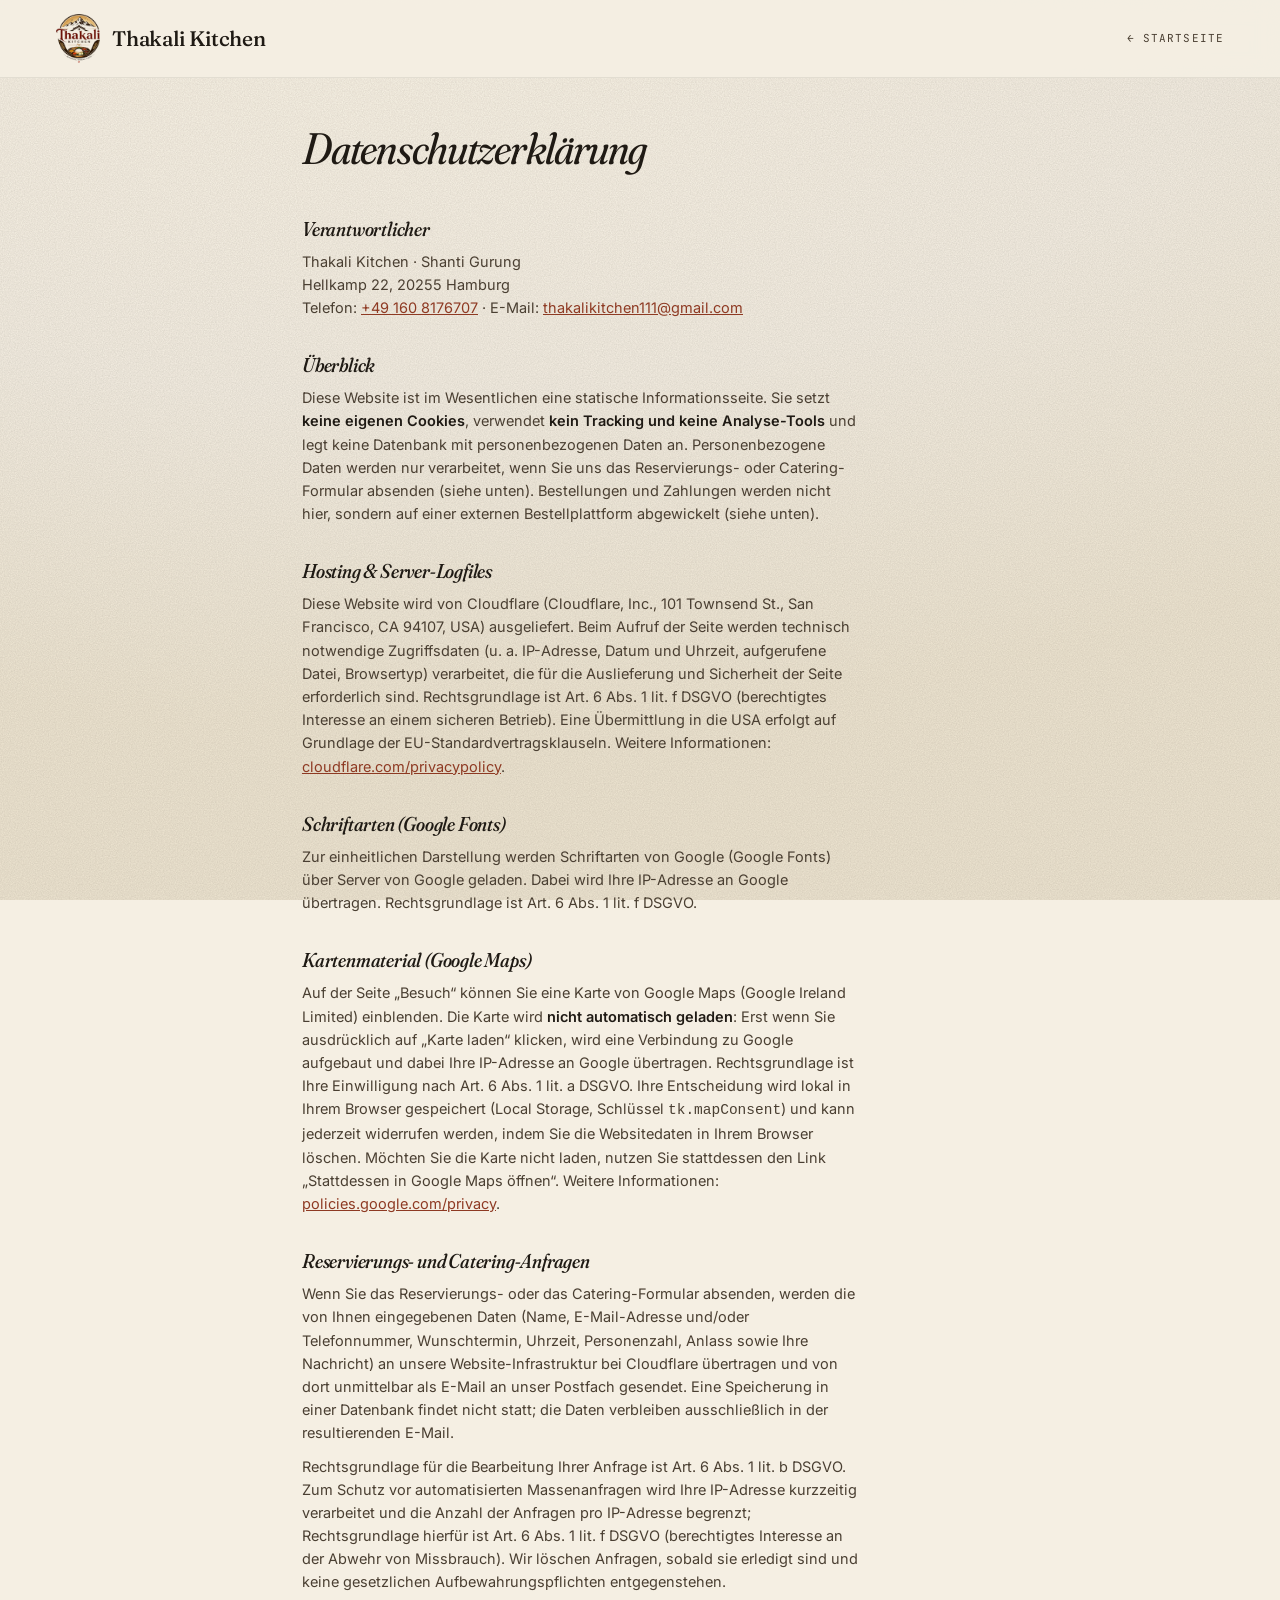
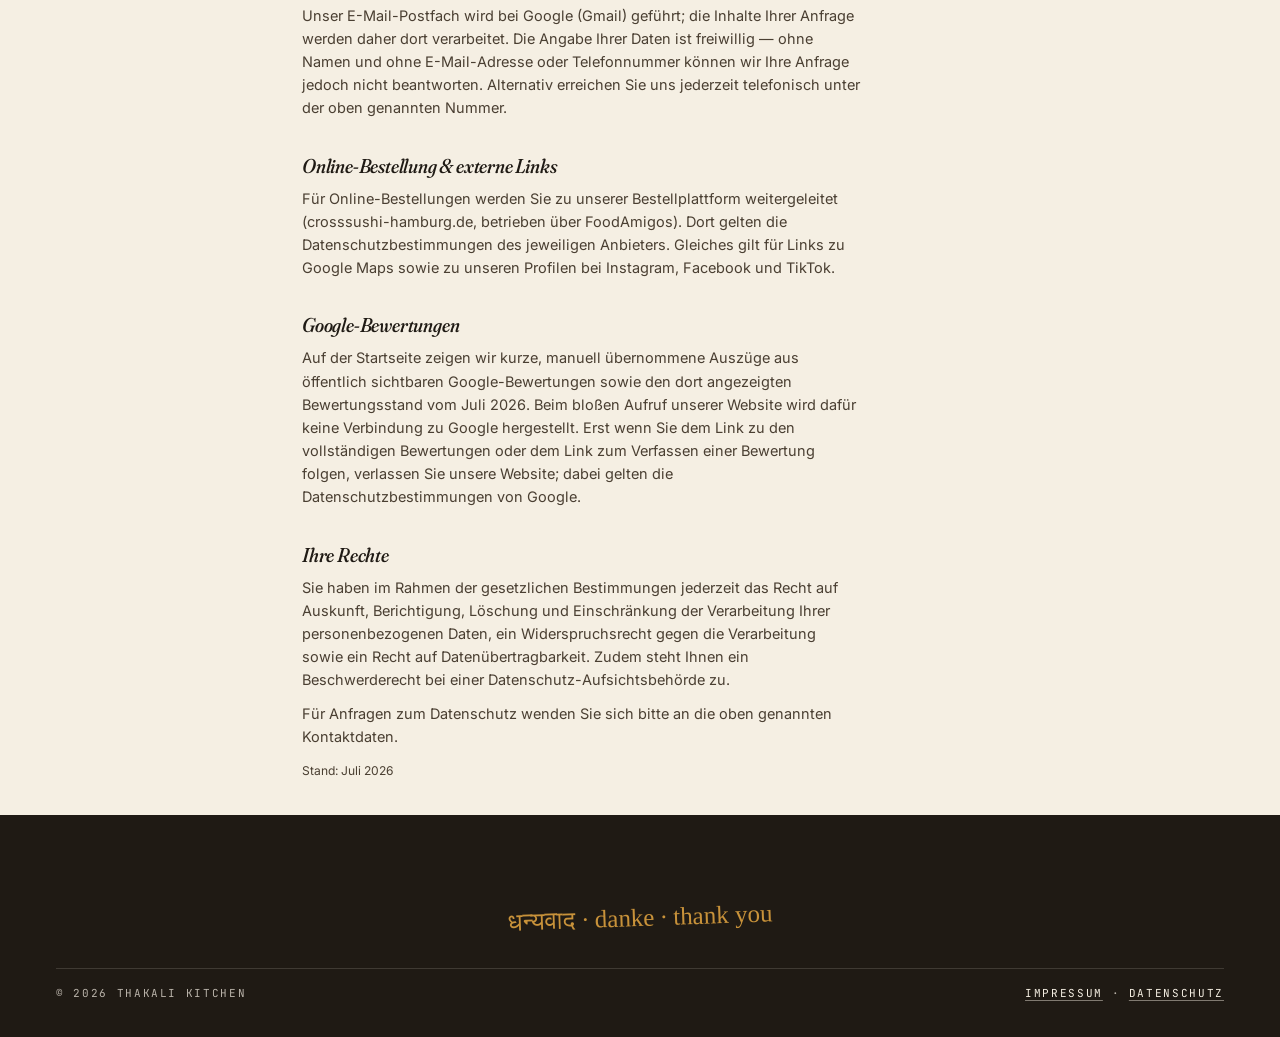
<file: datenschutz.html>
<!doctype html>
<html lang="de">
<head>
  <meta charset="utf-8"/>
  <meta name="viewport" content="width=device-width, initial-scale=1, viewport-fit=cover"/>
  <meta name="description" content="Datenschutzerklärung — Thakali Kitchen, Hamburg."/>
  <meta name="robots" content="noindex"/>
  <title>Datenschutz — Thakali Kitchen</title>
  <link rel="icon" type="image/png" href="images/logo.png"/>
  <link rel="apple-touch-icon" href="images/logo.png"/>
  <link rel="preconnect" href="https://fonts.googleapis.com"/>
  <link rel="preconnect" href="https://fonts.gstatic.com" crossorigin/>
  <link href="https://fonts.googleapis.com/css2?family=Fraunces:ital,opsz,wght,SOFT@0,9..144,300..700,0..100;1,9..144,300..700,0..100&family=Inter:wght@400;500;600;700&family=JetBrains+Mono:wght@400;500&display=swap" rel="stylesheet"/>
  <link rel="stylesheet" href="css/style.css?v=7"/>
</head>
<body>
  <div class="page">

    <header class="topbar">
      <a href="index.html" class="topbar-brand">
        <img class="brand-logo" src="images/logo.png" alt="" width="38" height="43"/>
        <span>Thakali Kitchen</span>
      </a>
      <a href="index.html" class="legal-back">← Startseite</a>
    </header>

    <main class="legal-page">
      <h1>Datenschutzerklärung</h1>
      <!-- Auf den tatsächlichen Aufbau dieser (statischen) Website zugeschnitten. Vor Veröffentlichung bitte juristisch prüfen lassen. -->

      <h2>Verantwortlicher</h2>
      <p>
        Thakali Kitchen · Shanti Gurung<br>
        Hellkamp 22, 20255 Hamburg<br>
        Telefon: <a href="tel:+491608176707">+49 160 8176707</a> · E-Mail: <a href="mailto:thakalikitchen111@gmail.com">thakalikitchen111@gmail.com</a>
      </p>

      <h2>Überblick</h2>
      <p>Diese Website ist im Wesentlichen eine statische Informationsseite. Sie setzt <strong>keine eigenen Cookies</strong>, verwendet <strong>kein Tracking und keine Analyse-Tools</strong> und legt keine Datenbank mit personenbezogenen Daten an. Personenbezogene Daten werden nur verarbeitet, wenn Sie uns das Reservierungs- oder Catering-Formular absenden (siehe unten). Bestellungen und Zahlungen werden nicht hier, sondern auf einer externen Bestellplattform abgewickelt (siehe unten).</p>

      <h2>Hosting &amp; Server-Logfiles</h2>
      <p>Diese Website wird von Cloudflare (Cloudflare, Inc., 101 Townsend St., San Francisco, CA 94107, USA) ausgeliefert. Beim Aufruf der Seite werden technisch notwendige Zugriffsdaten (u.&nbsp;a. IP-Adresse, Datum und Uhrzeit, aufgerufene Datei, Browsertyp) verarbeitet, die für die Auslieferung und Sicherheit der Seite erforderlich sind. Rechtsgrundlage ist Art. 6 Abs. 1 lit. f DSGVO (berechtigtes Interesse an einem sicheren Betrieb). Eine Übermittlung in die USA erfolgt auf Grundlage der EU-Standardvertragsklauseln. Weitere Informationen: <a href="https://www.cloudflare.com/privacypolicy/" target="_blank" rel="noopener">cloudflare.com/privacypolicy</a>.</p>

      <h2>Schriftarten (Google Fonts)</h2>
      <p>Zur einheitlichen Darstellung werden Schriftarten von Google (Google Fonts) über Server von Google geladen. Dabei wird Ihre IP-Adresse an Google übertragen. Rechtsgrundlage ist Art. 6 Abs. 1 lit. f DSGVO.</p>
      <!-- Empfehlung: Fonts lokal einbinden (self-hosting), um die IP-Übertragung an Google zu vermeiden. -->

      <h2>Kartenmaterial (Google Maps)</h2>
      <p>Auf der Seite „Besuch“ können Sie eine Karte von Google Maps (Google Ireland Limited) einblenden. Die Karte wird <strong>nicht automatisch geladen</strong>: Erst wenn Sie ausdrücklich auf „Karte laden“ klicken, wird eine Verbindung zu Google aufgebaut und dabei Ihre IP-Adresse an Google übertragen. Rechtsgrundlage ist Ihre Einwilligung nach Art. 6 Abs. 1 lit. a DSGVO. Ihre Entscheidung wird lokal in Ihrem Browser gespeichert (Local Storage, Schlüssel <code>tk.mapConsent</code>) und kann jederzeit widerrufen werden, indem Sie die Websitedaten in Ihrem Browser löschen. Möchten Sie die Karte nicht laden, nutzen Sie stattdessen den Link „Stattdessen in Google Maps öffnen“. Weitere Informationen: <a href="https://policies.google.com/privacy" target="_blank" rel="noopener">policies.google.com/privacy</a>.</p>

      <h2>Reservierungs- und Catering-Anfragen</h2>
      <p>Wenn Sie das Reservierungs- oder das Catering-Formular absenden, werden die von Ihnen eingegebenen Daten (Name, E-Mail-Adresse und/oder Telefonnummer, Wunschtermin, Uhrzeit, Personenzahl, Anlass sowie Ihre Nachricht) an unsere Website-Infrastruktur bei Cloudflare übertragen und von dort unmittelbar als E-Mail an unser Postfach gesendet. Eine Speicherung in einer Datenbank findet nicht statt; die Daten verbleiben ausschließlich in der resultierenden E-Mail.</p>
      <p>Rechtsgrundlage für die Bearbeitung Ihrer Anfrage ist Art. 6 Abs. 1 lit. b DSGVO. Zum Schutz vor automatisierten Massenanfragen wird Ihre IP-Adresse kurzzeitig verarbeitet und die Anzahl der Anfragen pro IP-Adresse begrenzt; Rechtsgrundlage hierfür ist Art. 6 Abs. 1 lit. f DSGVO (berechtigtes Interesse an der Abwehr von Missbrauch). Wir löschen Anfragen, sobald sie erledigt sind und keine gesetzlichen Aufbewahrungspflichten entgegenstehen.</p>
      <p>Unser E-Mail-Postfach wird bei Google (Gmail) geführt; die Inhalte Ihrer Anfrage werden daher dort verarbeitet. Die Angabe Ihrer Daten ist freiwillig — ohne Namen und ohne E-Mail-Adresse oder Telefonnummer können wir Ihre Anfrage jedoch nicht beantworten. Alternativ erreichen Sie uns jederzeit telefonisch unter der oben genannten Nummer.</p>

      <h2>Online-Bestellung &amp; externe Links</h2>
      <p>Für Online-Bestellungen werden Sie zu unserer Bestellplattform weitergeleitet (crosssushi-hamburg.de, betrieben über FoodAmigos). Dort gelten die Datenschutzbestimmungen des jeweiligen Anbieters. Gleiches gilt für Links zu Google Maps sowie zu unseren Profilen bei Instagram, Facebook und TikTok.</p>

      <h2>Google-Bewertungen</h2>
      <p>Auf der Startseite zeigen wir kurze, manuell übernommene Auszüge aus öffentlich sichtbaren Google-Bewertungen sowie den dort angezeigten Bewertungsstand vom Juli 2026. Beim bloßen Aufruf unserer Website wird dafür keine Verbindung zu Google hergestellt. Erst wenn Sie dem Link zu den vollständigen Bewertungen oder dem Link zum Verfassen einer Bewertung folgen, verlassen Sie unsere Website; dabei gelten die Datenschutzbestimmungen von Google.</p>

      <h2>Ihre Rechte</h2>
      <p>Sie haben im Rahmen der gesetzlichen Bestimmungen jederzeit das Recht auf Auskunft, Berichtigung, Löschung und Einschränkung der Verarbeitung Ihrer personenbezogenen Daten, ein Widerspruchsrecht gegen die Verarbeitung sowie ein Recht auf Datenübertragbarkeit. Zudem steht Ihnen ein Beschwerderecht bei einer Datenschutz-Aufsichtsbehörde zu.</p>

      <p>Für Anfragen zum Datenschutz wenden Sie sich bitte an die oben genannten Kontaktdaten.</p>

      <p><small>Stand: Juli 2026</small></p>
    </main>

    <footer class="footer">
      <div class="footer-hand">धन्यवाद · danke · thank you</div>
      <div class="footer-meta">
        <span>© 2026 Thakali Kitchen</span>
        <span>
          <a href="impressum.html">Impressum</a> · <a href="datenschutz.html">Datenschutz</a>
        </span>
      </div>
    </footer>

  </div>
</body>
</html>
</file>
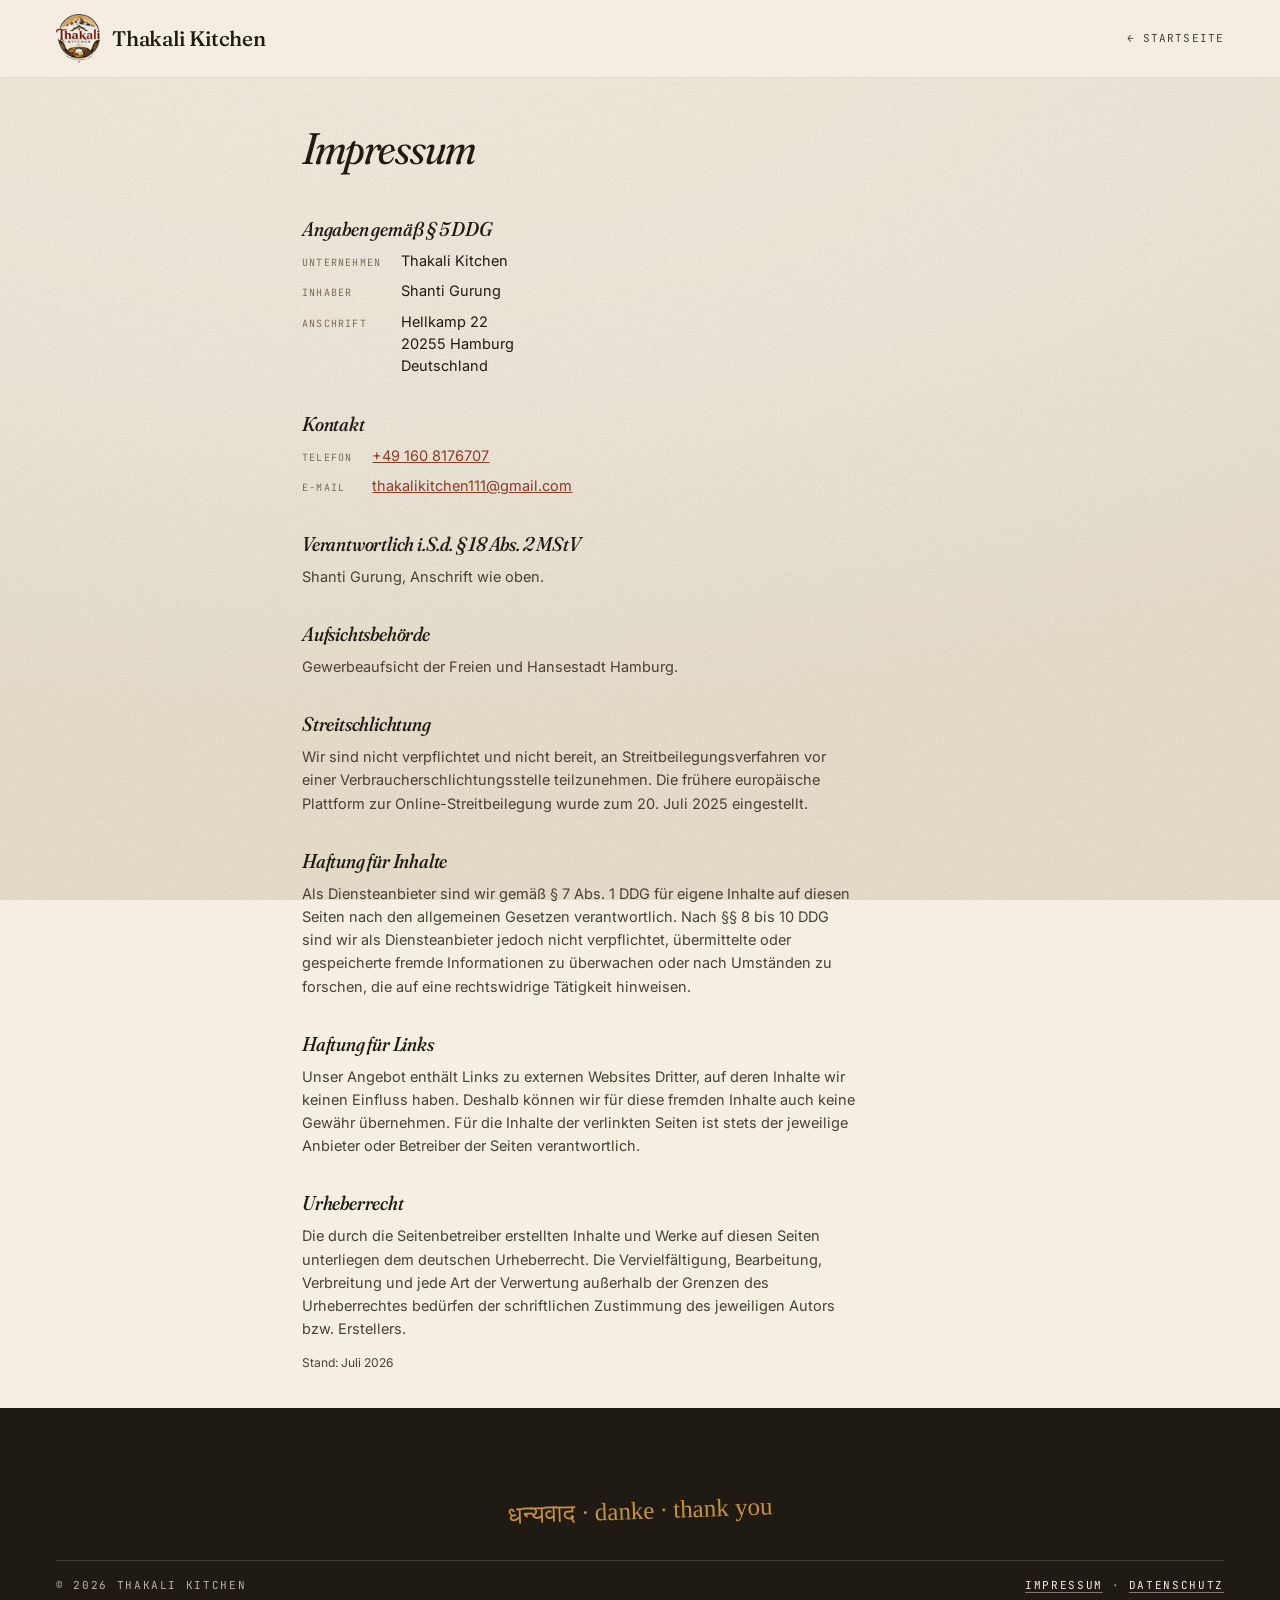
<file: impressum.html>
<!doctype html>
<html lang="de">
<head>
  <meta charset="utf-8"/>
  <meta name="viewport" content="width=device-width, initial-scale=1, viewport-fit=cover"/>
  <meta name="description" content="Impressum — Thakali Kitchen, Hamburg."/>
  <meta name="robots" content="noindex"/>
  <title>Impressum — Thakali Kitchen</title>
  <link rel="icon" type="image/png" href="images/logo.png"/>
  <link rel="apple-touch-icon" href="images/logo.png"/>
  <link rel="preconnect" href="https://fonts.googleapis.com"/>
  <link rel="preconnect" href="https://fonts.gstatic.com" crossorigin/>
  <link href="https://fonts.googleapis.com/css2?family=Fraunces:ital,opsz,wght,SOFT@0,9..144,300..700,0..100;1,9..144,300..700,0..100&family=Inter:wght@400;500;600;700&family=JetBrains+Mono:wght@400;500&display=swap" rel="stylesheet"/>
  <link rel="stylesheet" href="css/style.css?v=7"/>
</head>
<body>
  <div class="page">

    <header class="topbar">
      <a href="index.html" class="topbar-brand">
        <img class="brand-logo" src="images/logo.png" alt="" width="38" height="43"/>
        <span>Thakali Kitchen</span>
      </a>
      <a href="index.html" class="legal-back">← Startseite</a>
    </header>

    <main class="legal-page">
      <h1>Impressum</h1>

      <h2>Angaben gemäß § 5 DDG</h2>
      <dl class="legal-dl">
        <dt>Unternehmen</dt><dd>Thakali Kitchen</dd>
        <dt>Inhaber</dt><dd>Shanti Gurung</dd>
        <dt>Anschrift</dt><dd>Hellkamp 22<br>20255 Hamburg<br>Deutschland</dd>
      </dl>

      <h2>Kontakt</h2>
      <dl class="legal-dl">
        <dt>Telefon</dt><dd><a href="tel:+491608176707">+49 160 8176707</a></dd>
        <dt>E-Mail</dt><dd><a href="mailto:thakalikitchen111@gmail.com">thakalikitchen111@gmail.com</a></dd>
      </dl>

      <h2>Verantwortlich i.S.d. § 18 Abs. 2 MStV</h2>
      <p>Shanti Gurung, Anschrift wie oben.</p>

      <h2>Aufsichtsbehörde</h2>
      <p>Gewerbeaufsicht der Freien und Hansestadt Hamburg.</p>

      <h2>Streitschlichtung</h2>
      <p>Wir sind nicht verpflichtet und nicht bereit, an Streitbeilegungsverfahren vor einer Verbraucherschlichtungsstelle teilzunehmen. Die frühere europäische Plattform zur Online-Streitbeilegung wurde zum 20. Juli 2025 eingestellt.</p>

      <h2>Haftung für Inhalte</h2>
      <p>Als Diensteanbieter sind wir gemäß § 7 Abs. 1 DDG für eigene Inhalte auf diesen Seiten nach den allgemeinen Gesetzen verantwortlich. Nach §§ 8 bis 10 DDG sind wir als Diensteanbieter jedoch nicht verpflichtet, übermittelte oder gespeicherte fremde Informationen zu überwachen oder nach Umständen zu forschen, die auf eine rechtswidrige Tätigkeit hinweisen.</p>

      <h2>Haftung für Links</h2>
      <p>Unser Angebot enthält Links zu externen Websites Dritter, auf deren Inhalte wir keinen Einfluss haben. Deshalb können wir für diese fremden Inhalte auch keine Gewähr übernehmen. Für die Inhalte der verlinkten Seiten ist stets der jeweilige Anbieter oder Betreiber der Seiten verantwortlich.</p>

      <h2>Urheberrecht</h2>
      <p>Die durch die Seitenbetreiber erstellten Inhalte und Werke auf diesen Seiten unterliegen dem deutschen Urheberrecht. Die Vervielfältigung, Bearbeitung, Verbreitung und jede Art der Verwertung außerhalb der Grenzen des Urheberrechtes bedürfen der schriftlichen Zustimmung des jeweiligen Autors bzw. Erstellers.</p>

      <p><small>Stand: Juli 2026</small></p>
    </main>

    <footer class="footer">
      <div class="footer-hand">धन्यवाद · danke · thank you</div>
      <div class="footer-meta">
        <span>© 2026 Thakali Kitchen</span>
        <span>
          <a href="impressum.html">Impressum</a> · <a href="datenschutz.html">Datenschutz</a>
        </span>
      </div>
    </footer>

  </div>
</body>
</html>
</file>
<file: css/style.css>
/* ============================================
   THAKALI KITCHEN — Rustic/Artisanal Design
   ============================================ */

:root {
  --paper: #F5EFE3;
  --paper-2: #EDE5D2;
  --ink: #1F1A14;
  --ink-2: #4A3F32;
  --ink-3: #7A6A56;
  --rule: #2A2218;
  --terracotta: #B8553A;
  --terracotta-deep: #8E3A23;
  --forest: #4A6B3A;
  --mustard: #C8923A;
  --crimson: #8C2A2A;

  --serif: "Fraunces", "Cormorant Garamond", Georgia, serif;
  --hand: "Caveat", "Bradley Hand", cursive;
  --body: "Inter", -apple-system, BlinkMacSystemFont, "Segoe UI", sans-serif;
  --mono: "JetBrains Mono", ui-monospace, "Menlo", monospace;
  --devanagari: "Tiro Devanagari Sanskrit", "Noto Serif Devanagari", serif;

  --topbar-h: 68px;
  --max-content: 720px;
  --motion-fast: 160ms;
  --motion-base: 320ms;
  --ease-out: cubic-bezier(0.22, 1, 0.36, 1);

  /* desktop editorial layer */
  --band: #EAE1CC;
  --numeral: #DBCAA7;
  --frame-ink: 1.5px solid var(--ink);
  --card-face: #FBF6EA;

  /* Bands run edge to edge; the inset lives on the sections instead of on .page,
     so content stays measured while backgrounds bleed. The 100% resolves against
     each section's own width, so these must be used in a padding position. */
  --content-max: 1560px;
  --edge: max(56px, (100% - var(--content-max)) / 2);
  --edge-tight: max(28px, (100% - var(--content-max)) / 2);
}

* { box-sizing: border-box; }

html, body {
  margin: 0;
  padding: 0;
  background: var(--paper);
  color: var(--ink);
  font-family: var(--body);
  font-size: 16px;
  line-height: 1.55;
  -webkit-font-smoothing: antialiased;
  text-rendering: optimizeLegibility;
}

body {
  background-image:
    url("data:image/svg+xml;utf8,<svg xmlns='http://www.w3.org/2000/svg' width='240' height='240'><filter id='n'><feTurbulence type='fractalNoise' baseFrequency='0.85' numOctaves='2' stitchTiles='stitch'/><feColorMatrix values='0 0 0 0 0.12 0 0 0 0 0.10 0 0 0 0 0.08 0 0 0 0.18 0'/></filter><rect width='100%25' height='100%25' filter='url(%23n)'/></svg>"),
    radial-gradient(120% 80% at 30% 0%, #FAF4E6 0%, #F5EFE3 55%, #EFE6D2 100%);
  background-size: 240px 240px, 100% 100%;
  /* Fixed backgrounds force costly repaints in several mobile browsers. */
  background-attachment: scroll;
  min-height: 100vh;
}

.page {
  max-width: var(--max-content);
  margin: 0 auto;
  position: relative;
  background: transparent;
}

/* ============== Type ============== */

h1, h2, h3, h4 {
  font-family: var(--serif);
  font-weight: 500;
  letter-spacing: -0.01em;
  margin: 0;
  color: var(--ink);
  font-variation-settings: "SOFT" 50, "WONK" 0, "opsz" 144;
}

.hand {
  font-family: var(--hand);
  font-weight: 600;
  color: var(--terracotta-deep);
  letter-spacing: 0.01em;
}

.eyebrow {
  font-family: var(--mono);
  font-size: 11px;
  letter-spacing: 0.18em;
  text-transform: uppercase;
  color: var(--ink-3);
  font-weight: 500;
}

.devanagari { font-family: var(--devanagari); }

a { color: inherit; }

/* ============== Top nav ============== */

.topbar {
  position: sticky;
  top: 0;
  z-index: 30;
  display: flex;
  align-items: center;
  justify-content: space-between;
  padding: 12px 18px;
  background: rgba(245, 239, 227, 0.92);
  backdrop-filter: blur(10px);
  -webkit-backdrop-filter: blur(10px);
  border-bottom: 1px solid rgba(31, 26, 20, 0.08);
  min-height: var(--topbar-h);
}

.topbar-brand {
  font-family: var(--serif);
  font-size: 18px;
  font-weight: 500;
  letter-spacing: -0.01em;
  display: flex;
  align-items: center;
  gap: 8px;
  color: var(--ink);
  text-decoration: none;
}

.brand-logo {
  width: 38px;
  height: auto;
  display: block;
  flex-shrink: 0;
}

.topbar-actions {
  display: flex;
  align-items: center;
  gap: 6px;
}

.icon-btn {
  width: 36px;
  height: 36px;
  display: grid;
  place-items: center;
  border-radius: 50%;
  background: transparent;
  border: 1px solid transparent;
  color: var(--ink);
  cursor: pointer;
  transition: background 160ms ease, border-color 160ms ease;
  position: relative;
}
.icon-btn:hover { background: rgba(31, 26, 20, 0.06); }
.icon-btn:active { background: rgba(31, 26, 20, 0.1); }

.cart-dot {
  position: absolute;
  top: 4px;
  right: 4px;
  min-width: 16px;
  height: 16px;
  padding: 0 4px;
  background: var(--terracotta);
  color: var(--paper);
  font-family: var(--mono);
  font-size: 10px;
  font-weight: 600;
  border-radius: 8px;
  display: grid;
  place-items: center;
}

.lang-pill {
  display: flex;
  align-items: center;
  gap: 2px;
  padding: 4px;
  border-radius: 999px;
  background: rgba(31, 26, 20, 0.06);
  font-family: var(--mono);
  font-size: 10px;
  letter-spacing: 0.05em;
}
.lang-pill button {
  background: transparent;
  border: 0;
  padding: 4px 8px;
  border-radius: 999px;
  cursor: pointer;
  color: var(--ink-2);
  font-family: inherit;
  font-size: inherit;
  font-weight: 500;
  text-transform: uppercase;
}
.lang-pill button.active {
  background: var(--ink);
  color: var(--paper);
}

/* ============== Sticky CTA bar ============== */

.cta-bar {
  position: sticky;
  top: var(--topbar-h);
  z-index: 28;
  display: flex;
  gap: 8px;
  padding: 10px 18px;
  background: rgba(245, 239, 227, 0.95);
  backdrop-filter: blur(10px);
  -webkit-backdrop-filter: blur(10px);
  border-bottom: 1px solid rgba(31, 26, 20, 0.08);
}
.cta-bar .btn { padding: 11px 12px; font-size: 13px; }

/* ============== Hero ============== */

.hero {
  position: relative;
  padding: 28px 22px 36px;
  overflow: hidden;
}

.hero-eyebrow-row {
  display: flex;
  align-items: center;
  gap: 10px;
  margin-bottom: 20px;
}
.hero-eyebrow-row .stamp {
  width: 34px;
  height: 34px;
  border-radius: 50%;
  border: 1px dashed var(--terracotta-deep);
  display: grid;
  place-items: center;
  color: var(--terracotta-deep);
  font-family: var(--serif);
  font-size: 13px;
  font-style: italic;
  font-weight: 600;
  flex-shrink: 0;
}

.hero h1 {
  font-size: clamp(40px, 11vw, 64px);
  line-height: 0.95;
  letter-spacing: -0.025em;
  font-weight: 400;
  font-style: italic;
  font-variation-settings: "SOFT" 100, "opsz" 144;
}

.hero h1 .accent {
  color: var(--terracotta-deep);
}

.hero .hero-sub {
  margin-top: 14px;
  font-size: 15px;
  color: var(--ink-2);
  max-width: 32ch;
  line-height: 1.5;
}

.hero-hand {
  font-family: var(--hand);
  font-size: 26px;
  color: var(--terracotta-deep);
  transform: rotate(-3deg);
  display: inline-block;
  margin-top: 4px;
}

.hero-img {
  margin-top: 22px;
  position: relative;
  border-radius: 4px;
  overflow: hidden;
  aspect-ratio: 4/5;
}

.hero-meta {
  display: flex;
  align-items: center;
  gap: 8px;
  margin-top: 18px;
  font-family: var(--mono);
  font-size: 11px;
  letter-spacing: 0.08em;
  text-transform: uppercase;
  color: var(--ink-3);
  flex-wrap: wrap;
}
.hero-meta .dot { width: 3px; height: 3px; border-radius: 50%; background: var(--ink-3); }
.hero-meta .live-dot { width: 6px; height: 6px; border-radius: 50%; background: var(--forest); box-shadow: 0 0 0 3px rgba(74,107,58,0.18); }
.hero-meta .live-dot.is-closed { background: var(--ink-2); box-shadow: 0 0 0 3px rgba(31,26,20,0.12); }

/* ============== Buttons ============== */

.btn {
  flex: 1;
  display: inline-flex;
  align-items: center;
  justify-content: center;
  gap: 8px;
  padding: 14px 16px;
  border-radius: 2px;
  border: 0;
  font-family: var(--body);
  font-size: 14px;
  font-weight: 500;
  letter-spacing: 0.01em;
  cursor: pointer;
  transition: transform 120ms ease, background 160ms ease, color 160ms ease;
  text-decoration: none;
  color: var(--ink);
}
.btn:active { transform: translateY(1px); }

.btn-primary {
  background: var(--ink);
  color: var(--paper);
}
.btn-primary:hover { background: var(--rule); }

.btn-ghost {
  background: transparent;
  color: var(--ink);
  border: 1px solid var(--ink);
}
.btn-ghost:hover { background: var(--ink); color: var(--paper); }

.btn-terra {
  background: var(--terracotta);
  color: var(--paper);
}
.btn-terra:hover { background: var(--terracotta-deep); }

/* ============== Sections ============== */

section.block {
  padding: 48px 22px;
  position: relative;
}

.section-head {
  display: flex;
  flex-direction: column;
  gap: 8px;
  margin-bottom: 28px;
}

.section-head h2 {
  font-size: clamp(32px, 8vw, 44px);
  line-height: 1.0;
  letter-spacing: -0.02em;
  font-weight: 400;
}
.section-head h2 .it { font-style: italic; color: var(--terracotta-deep); }

.section-head p {
  margin: 0;
  color: var(--ink-2);
  font-size: 15px;
  line-height: 1.55;
  max-width: 44ch;
}

.divider {
  display: flex;
  align-items: center;
  gap: 12px;
  margin: 8px 0 20px;
  color: var(--ink-3);
}
.divider svg { flex: 0 0 auto; color: var(--terracotta-deep); }
.divider .label {
  font-family: var(--mono);
  font-size: 10px;
  letter-spacing: 0.2em;
  text-transform: uppercase;
}

/* ============== Image placeholder ============== */

.imgph {
  position: relative;
  width: 100%;
  background:
    repeating-linear-gradient(135deg, rgba(31,26,20,0.06) 0 1px, transparent 1px 8px),
    var(--paper-2);
  border: 1px solid rgba(31,26,20,0.12);
  border-radius: 2px;
  overflow: hidden;
}
.imgph > img {
  position: absolute;
  inset: 0;
  width: 100%;
  height: 100%;
  object-fit: cover;
  display: block;
  z-index: 0;
}
.imgph .imgph-tag {
  position: absolute;
  top: 10px;
  left: 10px;
  background: var(--ink);
  color: var(--paper);
  font-family: var(--mono);
  font-size: 9px;
  letter-spacing: 0.1em;
  text-transform: uppercase;
  padding: 4px 6px;
  z-index: 2;
}
.imgph .imgph-cap {
  position: absolute;
  bottom: 10px;
  left: 10px;
  right: 10px;
  font-family: var(--mono);
  font-size: 10px;
  color: var(--ink-2);
  background: rgba(245,239,227,0.85);
  backdrop-filter: blur(4px);
  padding: 6px 8px;
  border-left: 2px solid var(--terracotta);
  z-index: 2;
}

/* ============== Story ============== */

.story-row {
  display: grid;
  grid-template-columns: 1fr;
  gap: 14px;
}

.story-card {
  padding: 18px;
  background: rgba(255,255,255,0.45);
  border: 1px solid rgba(31,26,20,0.08);
  border-radius: 2px;
}

.story-card .num {
  font-family: var(--serif);
  font-style: italic;
  font-size: 30px;
  color: var(--terracotta-deep);
  display: block;
  margin-bottom: 4px;
}

.story-card h4 { font-size: 16px; font-weight: 600; margin-bottom: 4px; }
.story-card p { margin: 0; font-size: 13px; color: var(--ink-2); }

/* ============== Menu ============== */

/* Four kitchens do not fit on one phone-width row, so wrap them 2×2 and go to
   a single row once there is space. */
.menu-group-tabs {
  display: grid;
  grid-template-columns: repeat(2, minmax(0, 1fr));
  gap: 6px;
  margin-bottom: 14px;
}
@media (min-width: 560px) {
  .menu-group-tabs { grid-template-columns: repeat(4, minmax(0, 1fr)); }
}
.menu-group-tabs .group-tab {
  background: transparent;
  border: 1px solid rgba(31,26,20,0.18);
  padding: 10px 14px;
  border-radius: 2px;
  font-family: var(--serif);
  font-size: 16px;
  font-style: italic;
  color: var(--ink-2);
  cursor: pointer;
  transition:
    background-color var(--motion-fast) ease,
    border-color var(--motion-fast) ease,
    color var(--motion-fast) ease,
    transform var(--motion-fast) var(--ease-out);
  min-width: 0;
}
.menu-group-tabs .group-tab.active {
  background: var(--ink);
  color: var(--paper);
  border-color: var(--ink);
}

.menu-tabs {
  display: flex;
  gap: 4px;
  overflow-x: auto;
  padding: 4px;
  background: rgba(31,26,20,0.05);
  border-radius: 999px;
  margin-bottom: 18px;
  scrollbar-width: none;
  -webkit-overflow-scrolling: touch;
}
.menu-tabs::-webkit-scrollbar { display: none; }

.menu-tabs button {
  flex: 0 0 auto;
  background: transparent;
  border: 0;
  padding: 8px 14px;
  border-radius: 999px;
  font-family: var(--body);
  font-size: 13px;
  font-weight: 500;
  color: var(--ink-2);
  cursor: pointer;
  white-space: nowrap;
  transition: background 160ms ease, color 160ms ease;
}
.menu-tabs button.active {
  background: var(--ink);
  color: var(--paper);
}

.menu-filter-row {
  display: flex;
  gap: 6px;
  flex-wrap: wrap;
  margin-bottom: 22px;
}

.chip {
  display: inline-flex;
  align-items: center;
  gap: 4px;
  padding: 4px 10px;
  border: 1px solid rgba(31,26,20,0.18);
  border-radius: 999px;
  font-size: 11px;
  font-family: var(--mono);
  letter-spacing: 0.05em;
  text-transform: uppercase;
  color: var(--ink-2);
  background: transparent;
  cursor: pointer;
  transition:
    background-color var(--motion-fast) ease,
    border-color var(--motion-fast) ease,
    color var(--motion-fast) ease,
    transform var(--motion-fast) var(--ease-out);
}
.chip.on {
  background: var(--ink);
  color: var(--paper);
  border-color: var(--ink);
}
.chip .veg-dot {
  width: 8px; height: 8px; border-radius: 2px;
  border: 1px solid currentColor;
  position: relative;
}
.chip .veg-dot::after {
  content: '';
  position: absolute;
  inset: 1px;
  border-radius: 50%;
  background: currentColor;
}
.chip.veg .veg-dot { color: var(--forest); }
.chip.nonveg .veg-dot { color: var(--crimson); }

.menu-section {
  margin-bottom: 38px;
}

.menu-section-head {
  display: flex;
  align-items: baseline;
  justify-content: space-between;
  gap: 12px;
  margin-bottom: 4px;
}
.menu-section-head h3 {
  font-size: 24px;
  font-weight: 500;
  font-style: italic;
}
.menu-section-head .hand {
  font-size: 20px;
  transform: rotate(-2deg);
  display: inline-block;
}
.menu-section-sub {
  font-family: var(--mono);
  font-size: 10px;
  letter-spacing: 0.15em;
  color: var(--ink-3);
  text-transform: uppercase;
  margin-bottom: 16px;
  padding-bottom: 12px;
  border-bottom: 1px dashed rgba(31,26,20,0.2);
}

/* dish row */
.dish {
  display: flex;
  gap: 12px;
  padding: 14px 0;
  border-bottom: 1px dashed rgba(31,26,20,0.12);
  align-items: flex-start;
  cursor: pointer;
  transition: background 160ms ease, padding 160ms ease;
  position: relative;
}
.dish:hover { background: rgba(255,255,255,0.4); padding-left: 6px; padding-right: 6px; margin-left: -6px; margin-right: -6px; }
.dish:last-child { border-bottom: 0; }

.dish .dish-num {
  font-family: var(--mono);
  font-size: 11px;
  color: var(--ink-3);
  letter-spacing: 0.06em;
  min-width: 36px;
  flex-shrink: 0;
  padding-top: 4px;
}

.dish .dish-body {
  flex: 1;
  min-width: 0;
}
.dish-title-row {
  display: flex;
  align-items: baseline;
  gap: 8px;
}
.dish-title-row h4,
.dish-title-row .dish-name {
  font-family: var(--serif);
  font-size: 17px;
  font-weight: 500;
  letter-spacing: -0.01em;
  flex-shrink: 1;
  min-width: 0;
}
.dish-dots {
  flex: 1;
  border-bottom: 1px dotted rgba(31,26,20,0.25);
  transform: translateY(-3px);
  min-width: 20px;
}
.dish-price {
  font-family: var(--serif);
  font-size: 16px;
  font-weight: 500;
  color: var(--ink);
  white-space: nowrap;
}

.dish-desc {
  margin-top: 2px;
  font-size: 12.5px;
  color: var(--ink-2);
  line-height: 1.5;
}

.dish-tags {
  display: flex;
  gap: 4px;
  flex-wrap: wrap;
  margin-top: 6px;
}
.tag {
  font-family: var(--mono);
  font-size: 9px;
  letter-spacing: 0.1em;
  text-transform: uppercase;
  padding: 2px 6px;
  border-radius: 2px;
  color: var(--ink-2);
  background: rgba(31,26,20,0.06);
}
.tag.spicy { color: var(--crimson); background: rgba(140,42,42,0.08); }
.tag.veg { color: var(--forest); background: rgba(74,107,58,0.1); }
.tag.signature {
  color: var(--paper);
  background: var(--terracotta);
}

.dish .add-btn {
  width: 28px;
  height: 28px;
  border-radius: 50%;
  border: 1px solid var(--ink);
  background: transparent;
  color: var(--ink);
  cursor: pointer;
  font-size: 16px;
  display: grid;
  place-items: center;
  flex-shrink: 0;
  transition:
    background-color var(--motion-fast) ease,
    border-color var(--motion-fast) ease,
    color var(--motion-fast) ease,
    transform var(--motion-fast) var(--ease-out);
  margin-top: 4px;
  font-family: var(--body);
  line-height: 1;
}
.dish .add-btn:hover { background: var(--ink); color: var(--paper); }
.dish .add-btn.added { background: var(--forest); border-color: var(--forest); color: var(--paper); }

/* signature dish card */
.signature-card {
  margin: 12px 0 22px;
  padding: 16px;
  background: var(--ink);
  color: var(--paper);
  border-radius: 2px;
  position: relative;
  overflow: hidden;
}
.signature-card .imgph {
  background:
    repeating-linear-gradient(135deg, rgba(245,239,227,0.06) 0 1px, transparent 1px 8px),
    rgba(245,239,227,0.05);
  border-color: rgba(245,239,227,0.15);
  height: 140px;
  margin-bottom: 14px;
}
.signature-card .imgph .imgph-cap {
  background: rgba(31,26,20,0.7);
  color: var(--paper);
  border-left-color: var(--mustard);
}
.signature-card .imgph .imgph-tag { background: var(--mustard); color: var(--ink); }
.signature-card h3 {
  color: var(--paper);
  font-size: 24px;
  font-style: italic;
  margin-bottom: 4px;
  font-weight: 400;
}
.signature-card .sig-desc {
  font-size: 13px;
  color: rgba(245,239,227,0.75);
  margin-bottom: 14px;
}
.signature-card .sig-foot {
  display: flex;
  align-items: center;
  justify-content: space-between;
}
.signature-card .sig-price {
  font-family: var(--serif);
  font-size: 22px;
  font-style: italic;
}

/* ============== Gallery ============== */

.gallery-grid {
  display: grid;
  grid-template-columns: 1fr 1fr;
  gap: 6px;
}
/* repeating 6-tile rhythm — supports any number of tiles */
.gallery-grid .imgph:nth-child(6n+1) { grid-column: span 2; aspect-ratio: 16/10; }
.gallery-grid .imgph:nth-child(6n+2) { aspect-ratio: 1; }
.gallery-grid .imgph:nth-child(6n+3) { aspect-ratio: 1; }
.gallery-grid .imgph:nth-child(6n+4) { aspect-ratio: 4/5; }
.gallery-grid .imgph:nth-child(6n+5) { aspect-ratio: 4/5; }
.gallery-grid .imgph:nth-child(6n)   { grid-column: span 2; aspect-ratio: 16/9; }

/* ============== Reservation ============== */

.reservation-card {
  background: rgba(255,255,255,0.5);
  border: 1px solid rgba(31,26,20,0.1);
  border-radius: 2px;
  padding: 18px;
}

.field-row {
  display: grid;
  grid-template-columns: 1fr 1fr;
  gap: 10px;
}

.field {
  display: flex;
  flex-direction: column;
  gap: 4px;
  margin-bottom: 12px;
}
.field label {
  font-family: var(--mono);
  font-size: 10px;
  letter-spacing: 0.15em;
  text-transform: uppercase;
  color: var(--ink-3);
}
.field input,
.field select,
.field textarea {
  background: transparent;
  border: 0;
  border-bottom: 1px solid rgba(31,26,20,0.3);
  padding: 8px 0;
  font-family: var(--body);
  font-size: 15px;
  color: var(--ink);
  outline: none;
  transition: border-color 160ms ease;
  width: 100%;
}
.field input:focus,
.field select:focus,
.field textarea:focus { border-bottom-color: var(--terracotta); }

/* Bot bait. Off-screen rather than display:none — crawlers skip hidden inputs,
 * which is exactly the ones we want filling this in. */
.hp-field {
  position: absolute;
  left: -9999px;
  width: 1px;
  height: 1px;
  overflow: hidden;
}

.btn[aria-busy="true"] {
  opacity: 0.6;
  pointer-events: none;
}

.party-stepper {
  display: flex;
  align-items: center;
  gap: 12px;
  padding: 8px 0;
  border-bottom: 1px solid rgba(31,26,20,0.3);
}
.party-stepper button {
  width: 28px; height: 28px;
  border-radius: 50%;
  border: 1px solid var(--ink);
  background: transparent;
  cursor: pointer;
  font-size: 16px;
  display: grid;
  place-items: center;
  font-family: var(--body);
  line-height: 1;
}
.party-stepper .num {
  font-family: var(--serif);
  font-size: 22px;
  font-style: italic;
  min-width: 24px;
  text-align: center;
}

.time-pills {
  display: flex;
  gap: 6px;
  flex-wrap: wrap;
  margin-top: 6px;
}
.time-pill {
  padding: 6px 10px;
  border: 1px solid rgba(31,26,20,0.2);
  border-radius: 2px;
  background: transparent;
  font-family: var(--mono);
  font-size: 12px;
  cursor: pointer;
  transition:
    background-color var(--motion-fast) ease,
    border-color var(--motion-fast) ease,
    color var(--motion-fast) ease,
    transform var(--motion-fast) var(--ease-out);
}
.time-pill.on {
  background: var(--ink);
  color: var(--paper);
  border-color: var(--ink);
}
.time-empty {
  color: var(--ink-3);
  font-size: 13px;
  margin: 4px 0 0;
}

/* ============== Order / cart ============== */

.order-mode-toggle {
  display: flex;
  gap: 4px;
  padding: 4px;
  background: rgba(31,26,20,0.06);
  border-radius: 999px;
  margin-bottom: 18px;
}
.order-mode-toggle button {
  flex: 1;
  background: transparent;
  border: 0;
  padding: 10px;
  border-radius: 999px;
  font-family: var(--body);
  font-size: 13px;
  font-weight: 500;
  color: var(--ink-2);
  cursor: pointer;
  display: inline-flex;
  align-items: center;
  justify-content: center;
  gap: 6px;
}
.order-mode-toggle button.on {
  background: var(--paper);
  color: var(--ink);
  box-shadow: 0 1px 2px rgba(0,0,0,0.05);
}

/* ============== Catering ============== */

.catering-card {
  padding: 22px 18px;
  border-radius: 2px;
  background: var(--ink);
  color: var(--paper);
  position: relative;
  overflow: hidden;
}
.catering-card h3 { color: var(--paper); font-size: 22px; font-style: italic; font-weight: 400; }
.catering-card p { color: rgba(245,239,227,0.75); font-size: 14px; margin: 8px 0 16px; }
.catering-card .pkg-list { display: flex; flex-direction: column; gap: 10px; margin-bottom: 16px; }
.catering-card .pkg {
  display: flex; justify-content: space-between; align-items: baseline;
  padding-bottom: 10px;
  border-bottom: 1px dashed rgba(245,239,227,0.2);
}
.catering-card .pkg:last-child { border-bottom: 0; }
/* photo frame on the card's dark ground (was inline; here so desktop can restack it) */
.cater-photo .imgph {
  aspect-ratio: 16/10;
  background:
    repeating-linear-gradient(135deg, rgba(245,239,227,0.06) 0 1px, transparent 1px 8px),
    rgba(245,239,227,0.05);
  border-color: rgba(245,239,227,0.15);
}
.catering-card .pkg .pkg-name { font-family: var(--serif); font-style: italic; font-size: 16px; }
.catering-card .pkg .pkg-price { font-family: var(--mono); font-size: 12px; color: var(--mustard); }

/* The enquiry form sits on the card's dark ground, so the inherited .field
 * styling has to invert. */
.cater-form { margin-top: 18px; }
.cater-form .field label { color: rgba(245,239,227,0.6); }
.cater-form .field input,
.cater-form .field textarea {
  color: var(--paper);
  border-bottom-color: rgba(245,239,227,0.28);
}
.cater-form .field input:focus,
.cater-form .field textarea:focus { border-bottom-color: var(--mustard); }
.cater-form .field input::placeholder,
.cater-form .field textarea::placeholder { color: rgba(245,239,227,0.35); }
/* Safari renders the native date/number pickers dark-on-dark otherwise. */
.cater-form input[type="date"]::-webkit-calendar-picker-indicator,
.cater-form input[type="number"]::-webkit-inner-spin-button { filter: invert(1) opacity(0.5); }

/* ============== Contact ============== */

.contact-card {
  padding: 18px;
  background: rgba(255,255,255,0.45);
  border: 1px solid rgba(31,26,20,0.1);
  border-radius: 2px;
  margin-bottom: 16px;
}
.contact-card h4 {
  font-size: 18px;
  font-style: italic;
  margin-bottom: 8px;
}
.contact-card .info-row {
  display: flex;
  align-items: flex-start;
  gap: 10px;
  padding: 10px 0;
  border-bottom: 1px dashed rgba(31,26,20,0.1);
  font-size: 14px;
  text-decoration: none;
  color: var(--ink);
}
.contact-card .info-row:last-child { border-bottom: 0; }
.contact-card .info-row .ico {
  color: var(--terracotta-deep);
  margin-top: 2px;
  flex-shrink: 0;
}
.contact-card .info-row strong {
  font-weight: 600;
  display: block;
  color: var(--ink);
}
.contact-card .info-row span {
  color: var(--ink-2);
  font-size: 13px;
}

.map-card {
  position: relative;
  aspect-ratio: 4/3;
  border-radius: 2px;
  overflow: hidden;
  border: 1px solid rgba(31,26,20,0.12);
  background: #E8E0CB;
}
.map-consent {
  position: absolute;
  inset: 0;
  z-index: 2;
  display: flex;
  flex-direction: column;
  align-items: center;
  justify-content: center;
  gap: 12px;
  padding: 24px;
  text-align: center;
  background: rgba(232,224,203,0.82);
  backdrop-filter: blur(2px);
  -webkit-backdrop-filter: blur(2px);
}
.map-consent p {
  max-width: 34ch;
  font-size: 12.5px;
  line-height: 1.5;
  color: var(--ink-2);
}
.map-consent .btn { flex: 0 0 auto; padding: 10px 18px; }
.map-consent > a {
  font-size: 11.5px;
  color: var(--ink-2);
  text-decoration: underline;
  text-underline-offset: 2px;
}
.map-frame {
  position: absolute;
  inset: 0;
  width: 100%;
  height: 100%;
  border: 0;
  z-index: 1;
}
/* once the guest opts in, the sketch and the gate step aside */
.map-card.map-live .map-consent,
.map-card.map-live .map-sketch { display: none; }
/* keep the address caption legible on top of the live map */
.map-card.map-live > .imgph-cap,
.map-card.map-live > .imgph-tag { z-index: 3; }
.hours-grid {
  display: grid;
  grid-template-columns: 1fr auto;
  gap: 6px 16px;
  font-size: 13px;
  font-family: var(--mono);
}
.hours-grid .day { color: var(--ink-2); }
.hours-grid .time { color: var(--ink); }
.hours-grid .today { color: var(--terracotta-deep); font-weight: 600; }

/* ============== Footer ============== */

footer.footer {
  padding: 40px 22px 28px;
  background: var(--ink);
  color: var(--paper);
}
footer.footer h2 {
  color: var(--paper);
  font-size: 36px;
  font-style: italic;
  font-weight: 400;
  letter-spacing: -0.02em;
}
footer.footer .footer-hand {
  font-family: var(--hand);
  font-size: 22px;
  color: var(--mustard);
  display: inline-block;
  transform: rotate(-2deg);
}
footer.footer p { color: rgba(245,239,227,0.65); font-size: 13px; }
footer.footer .footer-meta {
  margin-top: 28px;
  padding-top: 16px;
  border-top: 1px solid rgba(245,239,227,0.15);
  font-family: var(--mono);
  font-size: 11px;
  letter-spacing: 0.15em;
  text-transform: uppercase;
  color: rgba(245,239,227,0.72);
  display: flex;
  justify-content: space-between;
  flex-wrap: wrap;
  gap: 12px;
}
/* smallest type on the page, so the links carry solid paper plus an underline:
   inheriting the row's colour left them indistinguishable from the © line, and
   hover was the only affordance — which touch never gets */
footer.footer .footer-meta a {
  color: var(--paper);
  text-decoration: underline;
  text-decoration-color: rgba(245,239,227,0.45);
  text-underline-offset: 3px;
  transition: color 160ms ease, text-decoration-color 160ms ease;
}
footer.footer .footer-meta a:hover {
  color: var(--mustard);
  text-decoration-color: var(--mustard);
}
/* the handle keeps its own casing, so the credit opts out of the meta row's
   uppercasing; nowrap keeps the phrase from breaking mid-underline on a phone,
   letting the row wrap at the · separators instead */
footer.footer .footer-meta a.footer-credit {
  text-transform: none;
  letter-spacing: 0.06em;
  white-space: nowrap;
}
/* an inline SVG like every other icon here, so it takes the footer's mustard
   accent and scales with the type instead of arriving as a system emoji in a
   palette of its own. Hover turns the row mustard too, absorbing the heart. */
footer.footer .credit-heart {
  width: 1em;
  height: 1em;
  margin: 0 0.32em;
  vertical-align: -0.12em;
  fill: var(--mustard);
}

/* ============== Cart / Nav drawer ============== */

.drawer-scrim {
  position: fixed;
  inset: 0;
  background: rgba(31,26,20,0.55);
  z-index: 50;
  display: flex;
  align-items: flex-end;
  justify-content: center;
  opacity: 0;
  pointer-events: none;
  transition: opacity 220ms ease;
}
.drawer-scrim.open { opacity: 1; pointer-events: auto; }

.cart-sheet {
  width: 100%;
  max-width: var(--max-content);
  background: var(--paper);
  border-radius: 16px 16px 0 0;
  padding: 18px;
  max-height: 85vh;
  display: flex;
  flex-direction: column;
  transform: translateY(100%);
  transition: transform 280ms cubic-bezier(0.2, 0.8, 0.2, 1);
  box-shadow: 0 -10px 30px rgba(0,0,0,0.2);
}
.drawer-scrim.open .cart-sheet { transform: translateY(0); }

.cart-sheet .grab {
  width: 40px; height: 4px;
  background: rgba(31,26,20,0.2);
  border-radius: 2px;
  margin: 0 auto 14px;
}

.cart-sheet h3 {
  font-style: italic;
  font-size: 22px;
  margin-bottom: 12px;
}

.cart-list { flex: 1; overflow-y: auto; }
.cart-row {
  display: flex;
  gap: 10px;
  padding: 10px 0;
  border-bottom: 1px dashed rgba(31,26,20,0.12);
  align-items: center;
}
.cart-row .name { flex: 1; font-family: var(--serif); font-size: 15px; }
.cart-row .qty {
  display: flex; align-items: center; gap: 6px;
  font-family: var(--mono); font-size: 13px;
}
.cart-row .qty button {
  width: 22px; height: 22px;
  border-radius: 50%;
  border: 1px solid rgba(31,26,20,0.3);
  background: transparent;
  cursor: pointer;
  font-size: 12px;
  display: grid; place-items: center;
  line-height: 1;
}
.cart-row .price { font-family: var(--serif); font-size: 14px; min-width: 56px; text-align: right; }

.cart-empty {
  text-align: center;
  padding: 40px 20px;
  color: var(--ink-3);
  font-family: var(--serif);
  font-style: italic;
}
.cart-empty .hand {
  display: block;
  font-family: var(--hand);
  font-size: 22px;
  color: var(--terracotta-deep);
  margin-top: 8px;
}

.cart-foot {
  padding-top: 14px;
  border-top: 1px solid rgba(31,26,20,0.15);
}
.cart-foot .total-row {
  display: flex; justify-content: space-between; align-items: baseline;
  margin-bottom: 12px;
}
.cart-foot .total-row .total-num {
  font-family: var(--serif);
  font-style: italic;
  font-size: 26px;
}

/* nav drawer: opens from top */
.nav-scrim {
  align-items: flex-start;
}
.nav-scrim .cart-sheet {
  border-radius: 0 0 16px 16px;
  transform: translateY(-100%);
}
.nav-scrim.open .cart-sheet { transform: translateY(0); }

.nav-link {
  display: block;
  padding: 14px 0;
  border-bottom: 1px dashed rgba(31,26,20,0.12);
  font-family: var(--serif);
  font-size: 24px;
  font-style: italic;
  color: var(--ink);
  text-decoration: none;
}

/* ============== Toasts ============== */

.toast-wrap {
  position: fixed;
  top: calc(var(--topbar-h) + 16px);
  left: 50%;
  transform: translateX(-50%);
  z-index: 60;
  display: flex;
  flex-direction: column;
  gap: 8px;
  pointer-events: none;
  width: max-content;
  max-width: 88%;
}
.toast {
  background: var(--ink);
  color: var(--paper);
  padding: 10px 14px;
  border-radius: 2px;
  font-family: var(--body);
  font-size: 13px;
  box-shadow: 0 8px 24px rgba(0,0,0,0.18);
  animation: toast-in 280ms cubic-bezier(0.2,0.8,0.2,1);
  border-left: 3px solid var(--terracotta);
}
@keyframes toast-in {
  from { opacity: 0; transform: translateY(-12px); }
  to { opacity: 1; transform: translateY(0); }
}

/* ============== Devanagari ============== */

.lang-ne h1, .lang-ne h2, .lang-ne h3, .lang-ne h4 {
  font-family: var(--devanagari);
  font-style: normal;
  letter-spacing: 0;
}
.lang-ne .hand { font-family: var(--devanagari); font-style: italic; }

/* ============== Misc ============== */

.dashed-rule {
  border: 0;
  border-top: 1px dashed rgba(31,26,20,0.2);
  margin: 14px 0;
}

.spice-stamp {
  position: absolute;
  top: 24px;
  right: 22px;
  width: 88px;
  height: 88px;
  border: 1.5px dashed var(--terracotta-deep);
  border-radius: 50%;
  display: grid;
  place-items: center;
  text-align: center;
  font-family: var(--hand);
  font-size: 16px;
  line-height: 1;
  color: var(--terracotta-deep);
  transform: rotate(-8deg);
  padding: 8px;
  pointer-events: none;
}
.spice-stamp .small {
  font-family: var(--mono);
  font-size: 8px;
  letter-spacing: 0.15em;
  text-transform: uppercase;
  display: block;
  margin-top: 4px;
}

/* ============== Responsive ============== */

@media (min-width: 720px) {
  .page {
    box-shadow: 0 0 0 1px rgba(31,26,20,0.06), 0 30px 80px -20px rgba(31,26,20,0.18);
    background: var(--paper);
    background-image:
      url("data:image/svg+xml;utf8,<svg xmlns='http://www.w3.org/2000/svg' width='240' height='240'><filter id='n'><feTurbulence type='fractalNoise' baseFrequency='0.9' numOctaves='2' stitchTiles='stitch'/><feColorMatrix values='0 0 0 0 0.12 0 0 0 0 0.10 0 0 0 0 0.08 0 0 0 0.14 0'/></filter><rect width='100%25' height='100%25' filter='url(%23n)'/></svg>");
  }

  .story-row {
    grid-template-columns: repeat(3, 1fr);
  }
}

/* focus rings */
button:focus:not(:focus-visible),
a:focus:not(:focus-visible),
input:focus:not(:focus-visible),
select:focus:not(:focus-visible),
textarea:focus:not(:focus-visible) {
  outline: none;
}
button:focus-visible,
a:focus-visible,
input:focus-visible,
select:focus-visible,
textarea:focus-visible {
  outline: 2px solid var(--terracotta);
  outline-offset: 2px;
}

/* prevent body scroll when drawer open */
body.drawer-open { overflow: hidden; }

/* ==========================================================
   REBRAND ADDITIONS — badges · reviews · offers · faq · social
   (reuses existing tokens/components for visual consistency)
   ========================================================== */

/* ---- Most-liked badge on dishes ---- */
.pop-badge {
  display: inline-flex;
  align-items: center;
  gap: 3px;
  font-family: var(--mono);
  font-size: 9px;
  letter-spacing: 0.08em;
  text-transform: uppercase;
  color: var(--paper);
  background: var(--terracotta);
  padding: 2px 6px;
  border-radius: 2px;
  white-space: nowrap;
}
.pop-badge svg { width: 9px; height: 9px; }

/* ---- Previous (struck-through) price, on dish rows and the signature card ---- */
.dish-price .was,
.sig-price .was {
  color: var(--ink-3);
  text-decoration: line-through;
  font-size: 12px;
  margin-right: 6px;
  font-weight: 400;
  font-style: normal;
}

/* ---- Reviews / guest favourites ---- */
.reviews-cta {
  display: flex;
  flex-direction: column;
  gap: 8px;
  padding: 18px;
  background: var(--ink);
  color: var(--paper);
  border-radius: 2px;
  margin-bottom: 18px;
}
.reviews-cta .stars { color: var(--mustard); font-size: 18px; letter-spacing: 3px; line-height: 1; }
.reviews-cta p { color: rgba(245, 239, 227, 0.8); font-size: 14px; margin: 0; }
.reviews-cta .btn { align-self: flex-start; margin-top: 6px; flex: 0 0 auto; }

.fav-grid {
  display: grid;
  grid-template-columns: 1fr;
  gap: 10px;
}
.fav-card {
  display: flex;
  align-items: center;
  gap: 14px;
  padding: 14px 16px;
  background: rgba(255, 255, 255, 0.45);
  border: 1px solid rgba(31, 26, 20, 0.08);
  border-radius: 2px;
}
.fav-rank {
  font-family: var(--serif);
  font-style: italic;
  font-size: 26px;
  color: var(--terracotta-deep);
  flex-shrink: 0;
  min-width: 38px;
}
.fav-name { font-family: var(--serif); font-size: 16px; line-height: 1.2; }
.fav-cat {
  font-family: var(--mono);
  font-size: 10px;
  letter-spacing: 0.1em;
  text-transform: uppercase;
  color: var(--ink-3);
  margin-top: 3px;
}

.google-review-summary {
  display: flex;
  flex-direction: column;
  gap: 14px;
  padding: 18px;
  border: 1px solid rgba(31, 26, 20, 0.1);
  background: rgba(255, 255, 255, 0.45);
}
.google-review-label,
.google-review-count {
  font-family: var(--mono);
  font-size: 10px;
  letter-spacing: 0.09em;
  text-transform: uppercase;
  color: var(--ink-3);
}
.google-review-score {
  display: flex;
  align-items: baseline;
  gap: 10px;
  margin: 3px 0;
}
.google-review-score strong {
  font-family: var(--serif);
  font-size: 30px;
  font-style: italic;
  font-weight: 500;
}
.google-review-score .stars {
  color: var(--mustard);
  font-size: 14px;
  letter-spacing: 2px;
}
.google-review-summary > a {
  color: var(--terracotta-deep);
  font-size: 13px;
  font-weight: 600;
}

.review-grid { display: grid; grid-template-columns: 1fr; gap: 12px; margin-top: 14px; }
.review-card {
  padding: 18px;
  background: rgba(255, 255, 255, 0.45);
  border: 1px solid rgba(31, 26, 20, 0.08);
  border-radius: 2px;
}
.review-card .stars { color: var(--mustard); font-size: 12px; letter-spacing: 2px; }
.review-card .quote { font-family: var(--serif); font-style: italic; font-size: 16px; line-height: 1.5; margin: 8px 0 0; }
.review-card .who {
  font-family: var(--mono); font-size: 10px; letter-spacing: 0.12em;
  text-transform: uppercase; color: var(--ink-3); margin-top: 10px;
}

/* ---- Offers: gift cards + rewards ---- */
.offer-grid { display: grid; grid-template-columns: 1fr; gap: 12px; }
.offer-card {
  padding: 20px 18px;
  border-radius: 2px;
  background: rgba(255, 255, 255, 0.5);
  border: 1px solid rgba(31, 26, 20, 0.1);
  display: flex;
  flex-direction: column;
}
.offer-card.dark { background: var(--ink); border-color: var(--ink); color: var(--paper); }
.offer-card .offer-icon { color: var(--terracotta-deep); margin-bottom: 10px; }
.offer-card.dark .offer-icon { color: var(--mustard); }
.offer-card h3 { font-size: 20px; font-style: italic; font-weight: 400; margin-bottom: 6px; }
.offer-card.dark h3 { color: var(--paper); }
.offer-card p { font-size: 13.5px; color: var(--ink-2); margin: 0 0 16px; line-height: 1.5; }
.offer-card.dark p { color: rgba(245, 239, 227, 0.75); }
.offer-card .reward-figure {
  font-family: var(--serif); font-style: italic; font-size: 30px;
  color: var(--mustard); margin-bottom: 2px; line-height: 1;
}
.offer-card .btn { margin-top: auto; }

/* ---- FAQ (native details/summary) ---- */
.faq-list { border-top: 1px dashed rgba(31, 26, 20, 0.2); }
.faq-item { border-bottom: 1px dashed rgba(31, 26, 20, 0.2); }
.faq-item > summary {
  list-style: none;
  cursor: pointer;
  padding: 16px 0;
  display: flex;
  align-items: center;
  justify-content: space-between;
  gap: 12px;
  font-family: var(--serif);
  font-size: 17px;
  font-style: italic;
  color: var(--ink);
}
.faq-item > summary::-webkit-details-marker { display: none; }
.faq-item > summary .faq-plus {
  flex-shrink: 0;
  transition: transform 220ms ease;
  color: var(--terracotta-deep);
}
.faq-item[open] > summary .faq-plus { transform: rotate(45deg); }
.faq-a { padding: 0 0 16px; font-size: 14px; color: var(--ink-2); line-height: 1.55; max-width: 54ch; }

/* ---- Social links ---- */
.social-row { display: flex; gap: 8px; }
.social-link {
  width: 38px;
  height: 38px;
  border-radius: 50%;
  display: grid;
  place-items: center;
  border: 1px solid rgba(31, 26, 20, 0.2);
  color: var(--ink);
  text-decoration: none;
  transition: background 160ms ease, color 160ms ease, border-color 160ms ease;
}
.social-link:hover { background: var(--ink); color: var(--paper); border-color: var(--ink); }
.footer .social-link { border-color: rgba(245, 239, 227, 0.25); color: var(--paper); }
.footer .social-link:hover { background: var(--mustard); color: var(--ink); border-color: var(--mustard); }
.nav-social {
  display: flex;
  gap: 8px;
  margin-top: 18px;
  padding-top: 16px;
  border-top: 1px dashed rgba(31, 26, 20, 0.12);
}

/* ---- Order handoff ---- */
.order-facts { display: flex; flex-direction: column; margin-bottom: 16px; }
.order-fact {
  display: flex;
  align-items: flex-start;
  gap: 8px;
  padding: 11px 0;
  font-size: 13.5px;
  color: var(--ink-2);
  border-bottom: 1px dashed rgba(31, 26, 20, 0.1);
}
.order-fact:last-child { border-bottom: 0; }
.order-fact .ico { color: var(--terracotta-deep); margin-top: 1px; flex-shrink: 0; }
.order-fact strong { color: var(--ink); font-weight: 600; }
/* the dash lives in CSS so desktop can split the row into name/detail columns */
.order-fact .fact-detail::before { content: " — "; }

/* menu-level order CTA */
.menu-order-cta { margin: 4px 0 24px; }

/* browse-only menu rows — ordering happens on the linked page */
.menu-list .dish { cursor: default; }
.menu-list .dish:hover {
  background: rgba(255, 255, 255, 0.35);
  padding-left: 0;
  padding-right: 0;
  margin-left: 0;
  margin-right: 0;
}

/* ---- responsive tweaks for new blocks ---- */
@media (min-width: 600px) {
  .fav-grid { grid-template-columns: repeat(3, 1fr); }
  .offer-grid { grid-template-columns: 1fr 1fr; }
  .review-grid { grid-template-columns: repeat(3, 1fr); }
  .google-review-summary { flex-direction: row; align-items: center; justify-content: space-between; }
  .reviews-cta { flex-direction: row; align-items: center; justify-content: space-between; }
  .reviews-cta .cta-copy { flex: 1; }
}

/* ---- Legal pages (Impressum / Datenschutz) ---- */
.legal-back {
  font-family: var(--mono);
  font-size: 11px;
  letter-spacing: 0.1em;
  text-transform: uppercase;
  color: var(--ink-2);
  text-decoration: none;
  display: inline-flex;
  align-items: center;
  gap: 6px;
}
.legal-back:hover { color: var(--terracotta-deep); }
.legal-page {
  max-width: var(--max-content);
  margin: 0 auto;
  padding: 36px 22px 24px;
}
.legal-page h1 {
  font-family: var(--serif);
  font-size: clamp(32px, 8vw, 44px);
  font-style: italic;
  font-weight: 400;
  letter-spacing: -0.02em;
  margin-bottom: 18px;
}
.legal-page h2 {
  font-family: var(--serif);
  font-size: 20px;
  font-style: italic;
  font-weight: 500;
  margin: 30px 0 6px;
}
.legal-page p,
.legal-page address {
  font-style: normal;
  font-size: 14.5px;
  line-height: 1.6;
  color: var(--ink-2);
  margin: 0 0 10px;
  max-width: 62ch;
}
.legal-page a { color: var(--terracotta-deep); }
.legal-page strong { color: var(--ink); font-weight: 600; }
.legal-dl {
  display: grid;
  grid-template-columns: auto 1fr;
  gap: 8px 20px;
  margin: 0 0 12px;
  align-items: baseline;
}
.legal-dl dt {
  font-family: var(--mono);
  font-size: 10px;
  letter-spacing: 0.12em;
  text-transform: uppercase;
  color: var(--ink-3);
}
.legal-dl dd { margin: 0; color: var(--ink); font-size: 14.5px; }
.legal-note {
  font-family: var(--mono);
  font-size: 11px;
  color: var(--ink-3);
  border-left: 2px solid var(--mustard);
  padding: 8px 12px;
  background: rgba(200, 146, 58, 0.08);
  margin: 18px 0;
  max-width: 62ch;
}

/* ==========================================================
   RESPONSIVE LAYER — small-screen polish + large-screen layout
   (desktop keeps the same paper/rustic language, just uses the space)
   ========================================================== */

html { scroll-behavior: smooth; }
section.block, .hero { scroll-margin-top: 126px; }

/* desktop-only elements, hidden on mobile */
.topbar-nav { display: none; }
.topbar-order { display: none; }
.hero-ctas { display: none; }
.book-aside { display: none; }
.footer-nav { display: none; }

.signature-card .sig-foot { flex-wrap: wrap; gap: 10px; }

/* keep the hero eyebrow clear of the absolute spice stamp */
.hero-eyebrow-row { padding-right: 96px; }

/* ---- Story photos: warm main shot + taped-in polaroid of the sign ---- */
.story-photos { position: relative; margin: 0 0 40px; }
.story-photos .story-main { aspect-ratio: 4/3; }
.polaroid {
  position: absolute;
  right: 10px;
  bottom: -22px;
  width: min(44%, 190px);
  margin: 0;
  padding: 6px 6px 9px;
  background: #FCF8ED;
  border: 1px solid rgba(31, 26, 20, 0.1);
  box-shadow: 0 12px 26px rgba(31, 26, 20, 0.3), 0 3px 8px rgba(31, 26, 20, 0.16);
  transform: rotate(3.5deg);
  z-index: 2;
}
.polaroid img {
  display: block;
  width: 100%;
  aspect-ratio: 4/3;
  object-fit: cover;
}
.polaroid figcaption {
  font-family: var(--hand);
  font-weight: 600;
  font-size: 14px;
  color: var(--ink-2);
  text-align: center;
  padding-top: 6px;
  line-height: 1.15;
}
.lang-ne .polaroid figcaption { font-family: var(--devanagari); font-size: 12px; }
.story-photos .story-main .imgph-cap { right: calc(min(44%, 190px) + 16px); }

/* ---- Footer logo: badge on a cream coin so it reads on dark ink ---- */
.footer-logo {
  width: 64px;
  height: 64px;
  object-fit: contain;
  display: block;
  margin-bottom: 16px;
  background: var(--paper);
  border-radius: 50%;
  padding: 7px;
  box-shadow: 0 3px 10px rgba(0, 0, 0, 0.35);
}

/* ---- gentle banded rhythm between sections ---- */
#reviews, #offers { background: rgba(255, 255, 255, 0.35); }

/* ---- Very small phones ---- */
@media (max-width: 374px) {
  .topbar { padding: 10px 12px; }
  .topbar-brand { font-size: 16px; }
  .lang-pill button { padding: 4px 6px; }
  .cta-bar { padding: 10px 12px; gap: 6px; }
  .cta-bar .btn { font-size: 12.5px; padding: 11px 8px; }
  section.block { padding: 40px 16px; }
  .hero { padding: 24px 16px 32px; }
  .spice-stamp { width: 70px; height: 70px; font-size: 13px; right: 12px; top: 18px; }
  .hours-grid { font-size: 11.5px; }
}

/* ==========================================================
   DESKTOP EDITORIAL GRID  (large screens only — mobile above
   is untouched).  Tier 1 at 1024px sets the shell: numeral
   rail, framed photography, full-width bands.  Tier 2 at
   1280px splits sections into side-by-side columns once
   there is room for them.
   ========================================================== */

@media (min-width: 1024px) {
  /* the sheet stops being a sheet — no width cap, no drop shadow, no paper fill,
     so the body wash shows through and every band reaches both viewport edges */
  .page { max-width: none; background: transparent; box-shadow: none; }
  section.block, .hero { scroll-margin-top: 80px; }

  /* ---- topbar: brand · inline nav · actions ---- */
  .topbar { padding: 14px var(--edge-tight); }
  #navToggle { display: none; }
  .topbar-brand { white-space: nowrap; }
  .topbar-nav { display: flex; gap: 20px; }
  .topbar-nav a {
    font-family: var(--mono);
    font-size: 10px;
    letter-spacing: 0.12em;
    text-transform: uppercase;
    white-space: nowrap;
    color: var(--ink);
    text-decoration: none;
    padding: 6px 1px;
    border-bottom: 1px solid transparent;
    transition: color 160ms ease, border-color 160ms ease;
  }
  .topbar-nav a:hover { color: var(--terracotta-deep); border-bottom-color: var(--terracotta-deep); }
  .topbar-actions { gap: 12px; }
  .topbar-order { display: inline-flex; flex: 0 0 auto; padding: 10px 16px; font-size: 12.5px; }
  .cta-bar { display: none; }

  /* ---- framed photography: hard rule, caption on its own strip ---- */
  .hero-img,
  .story-photos .story-main,
  .polaroid,
  .gallery-grid .imgph,
  .map-card {
    border: var(--frame-ink);
    border-radius: 0;
    background: var(--card-face);
  }
  /* the aspect-ratio scaffolding labels are placeholder furniture on desktop */
  .hero-img > .imgph-tag,
  .story-photos .imgph-tag,
  .cater-photo .imgph-tag,
  .signature-card .imgph-tag,
  .map-card > .imgph-tag { display: none; }

  /* caption below the frame rather than floating over the photo */
  .hero-img > .imgph-cap,
  .story-photos .story-main > .imgph-cap {
    position: static;
    background: none;
    backdrop-filter: none;
    -webkit-backdrop-filter: none;
    border-left: 0;
    border-top: var(--frame-ink);
    padding: 10px 13px;
    font-size: 11px;
    color: var(--ink-2);
    display: block;
  }
  .hero-img > img,
  .story-photos .story-main > img { position: static; }

  /* ---- hero: copy left, photo fills the rest ---- */
  .hero {
    display: grid;
    grid-template-columns: minmax(0, 1fr) minmax(0, 0.86fr);
    grid-template-rows: auto auto auto auto auto 1fr;
    column-gap: 84px;
    align-items: start;
    padding: 84px var(--edge) 92px;
  }
  .hero > * { grid-column: 1; }
  .hero-eyebrow-row { padding-right: 0; margin-bottom: 26px; gap: 12px; }
  .hero-eyebrow-row .eyebrow { font-size: 11px; letter-spacing: 0.22em; color: var(--ink); }
  .hero-eyebrow-row .stamp { width: 30px; height: 30px; border-color: var(--terracotta-deep); }
  .hero h1 { font-size: clamp(56px, 5.2vw, 88px); line-height: 0.98; }
  .hero-hand { font-size: 28px; margin-top: 20px; }
  .hero .hero-sub { font-size: 17.5px; max-width: 47ch; margin-top: 16px; line-height: 1.65; }
  .hero-ctas { display: flex; gap: 14px; max-width: 430px; margin-top: 34px; }
  .hero-ctas .btn { padding: 15px 28px; font-size: 15px; }
  .hero-meta { margin-top: 30px; letter-spacing: 0.16em; align-self: start; }
  .hero .hero-img {
    grid-column: 2;
    grid-row: 1 / -1;
    align-self: start;
    margin-top: 0;
    aspect-ratio: auto;
    overflow: hidden;
    box-shadow: 10px 10px 0 rgba(31, 26, 20, 0.08);
  }
  .hero .hero-img > img { height: clamp(430px, 40vw, 560px); }
  .spice-stamp {
    top: 50px;
    right: 30px;
    width: 108px;
    height: 108px;
    font-size: 17px;
    border-width: 1.5px;
    background: var(--paper);
    transform: rotate(8deg);
    z-index: 3;
  }
  .spice-stamp .small { font-size: 8.5px; letter-spacing: 0.14em; }

  /* ---- section shell: numeral rail + content column ---- */
  section.block {
    display: grid;
    grid-template-columns: 132px minmax(0, 1fr);
    column-gap: 56px;
    row-gap: 0;
    align-content: start;
    padding: 88px var(--edge);
  }
  .page { counter-reset: sec; }
  section.block::before {
    counter-increment: sec;
    content: counter(sec, decimal-leading-zero);
    grid-column: 1;
    grid-row: 1;
    font-family: var(--serif);
    font-weight: 300;
    font-size: 116px;
    line-height: 0.8;
    letter-spacing: -0.04em;
    color: var(--numeral);
    margin-top: -12px;
    pointer-events: none;
    -webkit-user-select: none;
    user-select: none;
  }
  section.block > * { grid-column: 2; min-width: 0; }
  section.block > .section-head { margin-bottom: 40px; }
  .section-head h2 { font-size: clamp(40px, 3.3vw, 50px); line-height: 1.06; }
  .section-head p { font-size: 16.5px; line-height: 1.7; max-width: 54ch; }
  .divider { margin: 6px 0 18px; }

  /* ---- 01 story: main frame top-left, second frame overlapping bottom-right ---- */
  .story-photos { padding-bottom: 76px; }
  /* the frame is sized by its photo + caption strip, not by a ratio box */
  .story-photos .story-main { aspect-ratio: auto; width: 72%; }
  .story-photos .story-main > img { height: 330px; }
  /* keep the caption text clear of the overlapping frame */
  .story-photos .story-main > .imgph-cap { padding-right: 26%; }
  .polaroid {
    right: 0;
    bottom: 0;
    width: 42%;
    padding: 0;
    transform: none;
    box-shadow: 8px 8px 0 rgba(31, 26, 20, 0.09);
    overflow: hidden;
  }
  .polaroid img { aspect-ratio: auto; height: 172px; }
  .polaroid figcaption {
    border-top: var(--frame-ink);
    padding: 8px 11px;
    text-align: left;
    font-size: 15px;
    color: var(--terracotta-deep);
  }
  .story-row { gap: 56px; }
  .story-card {
    background: none;
    border: 0;
    border-top: var(--frame-ink);
    border-radius: 0;
    padding: 20px 0 0;
  }
  .story-card .num {
    font-family: var(--mono);
    font-style: normal;
    font-size: 12px;
    color: var(--mustard);
    margin-bottom: 10px;
  }
  .story-card h4 { font-size: 21px; font-weight: 600; margin-bottom: 8px; }
  .story-card p { font-size: 14.5px; line-height: 1.6; }

  /* ---- 02 menu: the one full-width dark band ---- */
  #menu {
    background: var(--ink);
    color: rgba(245, 239, 227, 0.82);
    padding: 92px var(--edge) 96px;
  }
  #menu::before { color: rgba(200, 146, 58, 0.26); }
  #menu .section-head h2 { color: var(--paper); }
  #menu .section-head h2 .it { color: var(--mustard); }
  #menu .section-head p { color: rgba(245, 239, 227, 0.72); }
  #menu .divider { color: rgba(245, 239, 227, 0.45); }
  #menu .divider svg,
  #menu .divider .label { color: var(--mustard); }

  #menu .signature-card {
    display: grid;
    grid-template-columns: minmax(0, 1.05fr) minmax(0, 1fr);
    column-gap: 44px;
    padding: 26px;
    background: #272016;
    border: 1px solid rgba(200, 146, 58, 0.45);
  }
  #menu .signature-card > * { grid-column: 1; }
  #menu .signature-card .imgph {
    grid-column: 2;
    grid-row: 1 / span 4;
    height: 100%;
    min-height: 280px;
    margin-bottom: 0;
  }
  #menu .signature-card .sig-foot { align-self: end; }

  #menu .menu-group-tabs .group-tab {
    padding: 13px 14px;
    font-size: 17px;
    border-color: rgba(245, 239, 227, 0.28);
    color: rgba(245, 239, 227, 0.8);
  }
  #menu .menu-group-tabs .group-tab:hover { border-color: var(--mustard); color: var(--mustard); }
  #menu .menu-group-tabs .group-tab.active {
    background: var(--mustard);
    border-color: var(--mustard);
    color: var(--ink);
  }
  #menu .menu-tabs {
    flex-wrap: wrap;
    overflow: visible;
    border-radius: 14px;
    background: rgba(245, 239, 227, 0.08);
  }
  #menu .menu-tabs button { color: rgba(245, 239, 227, 0.72); }
  #menu .menu-tabs button.active { background: var(--paper); color: var(--ink); }
  #menu .chip { border-color: rgba(245, 239, 227, 0.3); color: rgba(245, 239, 227, 0.75); }
  #menu .chip.on { background: var(--paper); border-color: var(--paper); color: var(--ink); }
  #menu .chip.veg .veg-dot { color: #9CCB7B; }

  #menu .menu-section-head h3 { color: var(--paper); }
  #menu .menu-section-sub { color: var(--mustard); border-bottom-color: rgba(245, 239, 227, 0.22); }
  #menu .dish { border-bottom-color: rgba(245, 239, 227, 0.14); }
  #menu .menu-list .dish:hover { background: rgba(245, 239, 227, 0.05); }
  #menu .dish-num { color: rgba(245, 239, 227, 0.45); }
  #menu .dish-title-row h4,
  #menu .dish-title-row .dish-name { color: var(--paper); }
  #menu .dish-name .dish-allergens { color: rgba(245, 239, 227, 0.5); }
  #menu .menu-hint { color: rgba(245, 239, 227, 0.55); }
  #menu .menu-section-note { color: rgba(245, 239, 227, 0.6); }
  #menu .allergen-legend { border-color: rgba(245, 239, 227, 0.25); }
  #menu .allergen-legend > summary { color: rgba(245, 239, 227, 0.78); }
  #menu .allergen-legend .sheet-section-title { color: var(--mustard); border-bottom-color: rgba(245, 239, 227, 0.22); }
  #menu .allergen-legend .allergen-list li { color: rgba(245, 239, 227, 0.7); }
  #menu .allergen-legend .allergen-code { background: rgba(245, 239, 227, 0.12); color: var(--paper); }
  #menu .allergen-legend .allergen-list.is-allergen .allergen-code { background: rgba(228, 144, 124, 0.16); color: #E4907C; }
  #menu .dish-dots { border-bottom-color: rgba(245, 239, 227, 0.28); }
  #menu .dish-price { color: var(--mustard); }
  #menu .dish-price .was { color: rgba(245, 239, 227, 0.45); }
  #menu .dish-desc { color: rgba(245, 239, 227, 0.6); }
  #menu .tag { background: rgba(245, 239, 227, 0.1); color: rgba(245, 239, 227, 0.78); }
  #menu .tag.veg { color: #9CCB7B; background: rgba(156, 203, 123, 0.14); }
  #menu .tag.spicy { color: #E4907C; background: rgba(228, 144, 124, 0.14); }
  .dish-list.cols {
    columns: 2;
    column-gap: 72px;
    column-rule: 1px dashed rgba(245, 239, 227, 0.16);
  }
  .dish { break-inside: avoid; }
  #menu .menu-order-cta {
    max-width: 460px;
    display: flex;
    margin: 8px auto 0;
    background: var(--mustard);
    color: var(--ink);
  }
  #menu .menu-order-cta:hover { background: #D8A857; }

  /* ---- 03 gallery: 4 columns, 2×2 opening tile ---- */
  #gallery > .gallery-grid {
    grid-column: 1 / -1;
    grid-template-columns: repeat(4, minmax(0, 1fr));
    grid-auto-rows: 250px;
    gap: 14px;
  }
  #gallery .gallery-grid .imgph:nth-child(n) {
    aspect-ratio: auto;
    grid-column: span 1;
    grid-row: span 1;
  }
  #gallery .gallery-grid .imgph:nth-child(1) { grid-column: span 2; grid-row: span 2; }
  #gallery .gallery-grid .imgph:nth-child(8),
  #gallery .gallery-grid .imgph:nth-child(11) { grid-column: span 2; }
  #gallery .gallery-grid .imgph-tag { top: 0; left: 0; font-size: 10px; padding: 5px 8px; }

  /* captions squared into the bottom-left corner of their own tile */
  .gallery-grid .imgph-cap,
  .map-card > .imgph-cap {
    left: 0;
    right: auto;
    bottom: 0;
    max-width: 93%;
    background: var(--paper-2);
    backdrop-filter: none;
    -webkit-backdrop-filter: none;
    border-left: 0;
    border-top: var(--frame-ink);
    border-right: var(--frame-ink);
    padding: 7px 11px;
    font-size: 10.5px;
    color: var(--ink-2);
  }

  /* ---- 04 guest favourites ---- */
  .reviews-cta {
    background: var(--paper-2);
    color: var(--ink);
    border: var(--frame-ink);
    padding: 20px 26px;
  }
  .reviews-cta .cta-copy { display: flex; align-items: center; gap: 18px; }
  .reviews-cta .stars { font-size: 19px; }
  .reviews-cta p { color: var(--ink-2); font-size: 15px; }
  .reviews-cta .btn {
    margin-top: 0;
    padding: 11px 22px;
    background: transparent;
    color: var(--ink);
    border: var(--frame-ink);
  }
  .reviews-cta .btn:hover { background: var(--ink); color: var(--paper); }
  .fav-grid { gap: 22px; margin-top: 24px; }
  .fav-card {
    border: var(--frame-ink);
    border-radius: 0;
    background: var(--card-face);
    box-shadow: 6px 6px 0 rgba(31, 26, 20, 0.07);
    padding: 22px 24px;
    align-items: baseline;
    gap: 18px;
  }
  .fav-rank { font-size: 38px; min-width: 0; }
  .fav-name { font-size: 20px; }

  /* ---- 05 reservation: tinted band, three-column form ---- */
  #book { background: var(--band); }
  #book > .reservation-card { background: none; border: 0; padding: 0; }
  #reservationForm {
    display: grid;
    grid-template-columns: repeat(3, minmax(0, 1fr));
    column-gap: 26px;
    align-items: start;
  }
  #reservationForm > .field-row { display: contents; }
  #reservationForm > .dashed-rule { grid-column: 1 / -1; margin: 6px 0 18px; }
  #reservationForm > .field:has(textarea) { grid-column: 1 / -1; }
  #reservationForm > button[type="submit"] { grid-column: 1 / -1; margin-top: 4px; }
  #reservationForm .field { margin-bottom: 20px; }
  #reservationForm .field label { margin-bottom: 3px; }
  #reservationForm .field input,
  #reservationForm .field textarea {
    border: var(--frame-ink);
    background: var(--card-face);
    padding: 12px 14px;
  }
  #reservationForm .field input:focus,
  #reservationForm .field textarea:focus { border-color: var(--terracotta); }
  #reservationForm .party-stepper {
    border: var(--frame-ink);
    background: var(--card-face);
    padding: 7px 14px;
    justify-content: space-between;
  }
  #reservationForm .time-pills { margin-top: 3px; }

  /* ---- 06 takeaway: rule rows instead of a card ---- */
  #order > .reservation-card {
    background: none;
    border: 0;
    padding: 0;
    max-width: 760px;
  }
  #order .order-facts { margin-bottom: 28px; }
  #order .order-fact {
    align-items: baseline;
    border-bottom: 0;
    border-top: var(--frame-ink);
    padding: 16px 2px;
    font-size: 15px;
  }
  #order .order-fact:last-child { border-bottom: var(--frame-ink); }
  #order .order-fact .ico { display: none; }
  #order .order-fact .fact-text {
    flex: 1;
    display: flex;
    align-items: baseline;
    justify-content: space-between;
    gap: 24px;
  }
  #order .order-fact strong { font-family: var(--serif); font-size: 17.5px; font-weight: 500; }
  #order .order-fact .fact-detail {
    font-family: var(--mono);
    font-size: 12px;
    letter-spacing: 0.04em;
    text-transform: uppercase;
    color: var(--ink-3);
    text-align: right;
  }
  #order .order-fact .fact-detail::before { content: none; }
  #order .reservation-card > .btn { max-width: 330px; }

  /* ---- 07 catering ---- */
  .catering-card { padding: 32px 30px; }
  #catering .catering-card .pkg-list { gap: 0; margin: 26px 0 28px; }
  #catering .catering-card .pkg {
    border-bottom: 0;
    border-top: 1.5px solid rgba(245, 239, 227, 0.45);
    padding: 15px 2px;
  }
  #catering .catering-card .pkg:last-child { border-bottom: 1.5px solid rgba(245, 239, 227, 0.45); }
  #catering .catering-card .pkg .pkg-name { font-size: 18px; }
  #catering .catering-card .pkg .pkg-price { font-size: 13px; }
  #catering .cater-photo .imgph { border-width: 1.5px; border-radius: 0; }
  #catering .catering-card > .btn {
    max-width: 270px;
    background: transparent;
    color: var(--paper);
    border: 1.5px solid rgba(245, 239, 227, 0.55);
  }
  #catering .catering-card > .btn:hover {
    background: var(--mustard);
    border-color: var(--mustard);
    color: var(--ink);
  }

  /* ---- 08 gift cards & loyalty ---- */
  #offers > .offer-grid { gap: 22px; }
  .offer-card {
    border: var(--frame-ink);
    border-radius: 0;
    background: var(--card-face);
    padding: 34px;
  }
  .offer-card.dark { background: var(--ink); border-color: var(--ink); }
  .offer-card h3 { font-size: 29px; }
  .offer-card p { font-size: 14.5px; }

  /* ---- 09 FAQ ---- */
  .faq-list { border-top: 0; }
  .faq-item {
    border-top: 1.5px solid rgba(31, 26, 20, 0.28);
    border-bottom: 0;
  }
  .faq-item > summary { font-size: 17.5px; padding: 18px 0; }
  .faq-a { font-size: 14.5px; }

  /* ---- 10 visit: tinted band, rule rows ---- */
  #contact { background: var(--band); }
  #contact > .contact-card { background: none; border: 0; padding: 0; }
  #contact .contact-card h4 { font-size: 20px; margin-bottom: 12px; }
  /* gap 0 so each row's rule runs unbroken across both columns */
  #contact .hours-grid { gap: 0; font-size: 14px; }
  #contact .hours-grid > div { border-top: var(--frame-ink); padding: 12px 2px; }
  #contact .hours-grid > .day { padding-right: 16px; }
  #contact .hours-grid > div:nth-last-child(-n+2) { border-bottom: var(--frame-ink); }
  #contact > .map-card { aspect-ratio: 4/3; }

  /* ---- footer: centred sign-off ---- */
  footer.footer {
    display: flex;
    flex-direction: column;
    align-items: center;
    text-align: center;
    padding: 84px var(--edge) 36px;
  }
  footer.footer h2 { font-size: 58px; }
  footer.footer .footer-hand { font-size: 25px; }
  footer.footer p { font-size: 14px; }
  .footer-logo { width: 76px; height: 76px; margin-bottom: 18px; }
  .footer-nav {
    display: flex;
    flex-wrap: wrap;
    justify-content: center;
    gap: 14px 30px;
    margin-top: 40px;
  }
  .footer-nav a {
    font-family: var(--mono);
    font-size: 11px;
    letter-spacing: 0.16em;
    text-transform: uppercase;
    color: rgba(245, 239, 227, 0.8);
    text-decoration: none;
    transition: color 160ms ease;
  }
  .footer-nav a:hover { color: var(--mustard); }
  footer.footer .footer-meta { width: 100%; margin-top: 30px; }
}

/* ---- Tier 2: side-by-side section splits once there is room ---- */
@media (min-width: 1280px) {
  /* topbar can afford the proposal's generous spacing here */
  .topbar { padding: 14px var(--edge); }
  .topbar-brand { font-size: 21px; gap: 12px; }
  .brand-logo { width: 44px; }
  .topbar-nav { gap: 34px; }
  .topbar-nav a { font-size: 10.5px; letter-spacing: 0.18em; }
  .topbar-actions { gap: 18px; }
  .topbar-order { padding: 11px 22px; font-size: 13.5px; }

  /* the proposal's 600 / 644 split, as a ratio so it holds on wider screens too */
  .hero { grid-template-columns: minmax(0, 1fr) minmax(0, 1.073fr); }

  /* 01 story: numeral · copy · overlapping photo pair */
  /* the rail gap stays 56px everywhere so every section shares one content edge */
  #about {
    grid-template-columns: 132px minmax(0, 1fr) minmax(0, 1.28fr);
    column-gap: 56px;
  }
  #about > .section-head { grid-column: 2; grid-row: 1; margin-bottom: 0; }
  #about > .story-photos { grid-column: 3; grid-row: 1; margin: 0; }
  #about > .story-row { grid-column: 2 / -1; grid-row: 2; margin-top: 76px; }

  /* 05 reservation: form left, house facts right */
  #book { grid-template-columns: 132px minmax(0, 1fr) minmax(0, 0.46fr); column-gap: 56px; }
  #book > .section-head { grid-column: 2; grid-row: 1; }
  #book > .reservation-card { grid-column: 2; grid-row: 2; }
  #book > .book-aside {
    display: block;
    grid-column: 3;
    grid-row: 1 / span 2;
    align-self: start;
    background: var(--ink);
    color: rgba(245, 239, 227, 0.82);
    padding: 38px 34px;
  }
  .book-aside .seat-figure {
    font-family: var(--serif);
    font-style: italic;
    font-size: 92px;
    line-height: 1;
    color: var(--mustard);
  }
  .book-aside .seat-label {
    font-family: var(--mono);
    font-size: 11px;
    letter-spacing: 0.2em;
    text-transform: uppercase;
    color: rgba(245, 239, 227, 0.85);
    margin-top: 8px;
  }
  .book-aside .aside-call {
    border-top: 1px solid rgba(245, 239, 227, 0.25);
    margin-top: 30px;
    padding-top: 20px;
  }
  .book-aside .aside-call .eyebrow { color: var(--mustard); }
  .book-aside .aside-call a {
    display: block;
    margin-top: 8px;
    font-family: var(--serif);
    font-size: 23px;
    font-weight: 600;
    color: var(--paper);
    text-decoration: none;
  }

  /* 07 catering: photo left, packages right */
  #catering > .catering-card {
    display: grid;
    grid-template-columns: minmax(0, 1.05fr) minmax(0, 1fr);
    column-gap: 46px;
  }
  #catering .catering-card > * { grid-column: 2; }
  /* rows here are implicit, so -1 would not reach the last one — span explicitly */
  #catering .catering-card > .cater-photo {
    grid-column: 1;
    grid-row: 1 / span 5;
    align-self: stretch;
    margin: 0;
  }
  #catering .cater-photo .imgph { aspect-ratio: auto; height: 100%; min-height: 340px; }

  /* 09 FAQ: heading left, questions in two columns */
  #faq { grid-template-columns: 132px minmax(0, 0.42fr) minmax(0, 1fr); column-gap: 56px; }
  #faq > .section-head { grid-column: 2; grid-row: 1; margin-bottom: 0; }
  #faq > .faq-list {
    grid-column: 3;
    grid-row: 1;
    display: grid;
    grid-template-columns: repeat(2, minmax(0, 1fr));
    column-gap: 56px;
    align-content: start;
  }

  /* 10 visit: address · hours · map */
  #contact {
    grid-template-columns: 132px minmax(0, 1fr) minmax(0, 1fr) minmax(0, 0.95fr);
    column-gap: 56px;
  }
  #contact > .section-head { grid-column: 2; grid-row: 1; margin-bottom: 26px; }
  #contact > div:nth-of-type(2) { grid-column: 2; grid-row: 2; margin-bottom: 0; }
  #contact > div:nth-of-type(3) {
    grid-column: 3;
    grid-row: 1 / span 2;
    align-self: start;
    margin-bottom: 0;
  }
  #contact > .map-card { grid-column: 4; grid-row: 1 / span 2; aspect-ratio: auto; min-height: 340px; }
}

/* ==========================================================
   MOTION & INTERACTION — mobile-first, compositor-friendly
   ========================================================== */

button,
a,
summary {
  -webkit-tap-highlight-color: transparent;
  touch-action: manipulation;
}

.topbar,
.cta-bar {
  transform: translate3d(0, 0, 0);
  transition:
    transform var(--motion-base) var(--ease-out),
    box-shadow var(--motion-fast) ease;
}

.lang-pill button,
.party-stepper button,
.menu-tabs button,
.social-link,
.icon-btn {
  transition:
    background-color var(--motion-fast) ease,
    border-color var(--motion-fast) ease,
    color var(--motion-fast) ease,
    transform var(--motion-fast) var(--ease-out);
}

.imgph > img,
.polaroid img {
  transition:
    opacity 420ms ease,
    transform 700ms var(--ease-out);
}

html.motion-ready .imgph > img:not(.is-loaded),
html.motion-ready .polaroid img:not(.is-loaded) {
  opacity: 0;
}

.faq-a {
  overflow: hidden;
  transform-origin: top;
}

/* Map handoff fades only after the privacy-gated iframe has loaded. */
.map-consent,
.map-sketch,
.map-frame {
  transition: opacity var(--motion-base) ease;
}
.map-frame {
  opacity: 0;
  pointer-events: none;
}
.map-card.map-live .map-consent {
  display: flex;
  opacity: 0;
  pointer-events: none;
}
.map-card.map-live .map-sketch {
  display: block;
  opacity: 0 !important;
}
.map-card.map-live .map-frame {
  opacity: 1;
  pointer-events: auto;
}

/* The drawer's shell was already animated; its contents now arrive as one beat. */
.drawer-scrim {
  transition: opacity 240ms ease;
}
.cart-sheet {
  transition: transform var(--motion-base) var(--ease-out);
}
.nav-scrim .nav-link,
.nav-scrim .nav-social {
  opacity: 0;
  transform: translate3d(0, -7px, 0);
  transition:
    opacity 180ms ease,
    transform 260ms var(--ease-out);
}
.nav-scrim.open .nav-link,
.nav-scrim.open .nav-social {
  opacity: 1;
  transform: translate3d(0, 0, 0);
}
.nav-scrim.open .nav-link:nth-of-type(1) { transition-delay: 35ms; }
.nav-scrim.open .nav-link:nth-of-type(2) { transition-delay: 55ms; }
.nav-scrim.open .nav-link:nth-of-type(3) { transition-delay: 75ms; }
.nav-scrim.open .nav-link:nth-of-type(4) { transition-delay: 95ms; }
.nav-scrim.open .nav-link:nth-of-type(5) { transition-delay: 115ms; }
.nav-scrim.open .nav-link:nth-of-type(6) { transition-delay: 135ms; }
.nav-scrim.open .nav-link:nth-of-type(7) { transition-delay: 155ms; }
.nav-scrim.open .nav-link:nth-of-type(8) { transition-delay: 175ms; }
.nav-scrim.open .nav-link:nth-of-type(9) { transition-delay: 195ms; }
.nav-scrim.open .nav-social { transition-delay: 215ms; }

.toast.is-leaving {
  animation: toast-out 180ms ease forwards;
}

@keyframes toast-out {
  to { opacity: 0; transform: translate3d(0, -8px, 0); }
}

@media (hover: hover) and (pointer: fine) {
  .imgph:hover > img,
  .polaroid:hover img {
    transform: scale(1.025);
  }
}

@media (hover: none), (pointer: coarse) {
  .btn:active,
  .icon-btn:active,
  .lang-pill button:active,
  .menu-group-tabs .group-tab:active,
  .menu-tabs button:active,
  .chip:active,
  .party-stepper button:active,
  .time-pill:active,
  .social-link:active {
    transform: scale(0.965);
  }
}

@media (max-width: 1023px) {
  /* Near-opaque fills make blur unnecessary and avoid continuous scroll repaints. */
  .topbar,
  .cta-bar {
    backdrop-filter: none;
    -webkit-backdrop-filter: none;
  }

  body.nav-compact:not(.drawer-open) .topbar {
    transform: translate3d(0, -100%, 0);
  }
  body.nav-compact:not(.drawer-open) .cta-bar {
    transform: translate3d(0, calc(-1 * var(--topbar-h)), 0);
    box-shadow: 0 8px 22px rgba(31, 26, 20, 0.12);
  }

  .icon-btn { width: 40px; height: 40px; }
  .menu-group-tabs .group-tab { min-height: 44px; }
  .menu-tabs button,
  .time-pill { min-height: 40px; }
  .party-stepper button { width: 40px; height: 40px; }
  .social-link { width: 42px; height: 42px; }
  .menu-filter-row > span.chip { cursor: default; }
}

@media (min-width: 1024px) {
  body { background-attachment: fixed; }
}

@media (prefers-reduced-motion: no-preference) {
  /* Intro is short and runs only once; no scroll-linked continuous transforms. */
  html.motion-ready .hero-eyebrow-row {
    animation: hero-rise 520ms var(--ease-out) 30ms both;
  }
  html.motion-ready .hero-hand {
    animation: hero-fade 500ms ease 180ms both;
  }
  html.motion-ready .hero .hero-sub {
    animation: hero-rise 540ms var(--ease-out) 210ms both;
  }
  html.motion-ready .hero-img {
    animation: hero-image 680ms var(--ease-out) 250ms both;
  }
  html.motion-ready .hero-meta {
    animation: hero-fade 420ms ease 390ms both;
  }

  html.motion-ready [data-reveal] {
    opacity: 0;
    transform: translate3d(0, 14px, 0);
    transition:
      opacity 460ms ease var(--reveal-delay, 0ms),
      transform 560ms var(--ease-out) var(--reveal-delay, 0ms);
  }
  html.motion-ready [data-reveal="fade"] {
    transform: none;
  }
  html.motion-ready [data-reveal].is-visible {
    opacity: 1;
    transform: translate3d(0, 0, 0);
  }
}

@keyframes hero-rise {
  from { opacity: 0; transform: translate3d(0, 16px, 0); }
  to { opacity: 1; transform: translate3d(0, 0, 0); }
}

@keyframes hero-fade {
  from { opacity: 0; }
  to { opacity: 1; }
}

@keyframes hero-image {
  from { opacity: 0; transform: translate3d(0, 10px, 0) scale(0.985); }
  to { opacity: 1; transform: translate3d(0, 0, 0) scale(1); }
}

@media (prefers-reduced-motion: reduce) {
  html { scroll-behavior: auto; }
  *,
  *::before,
  *::after {
    animation-duration: 0.01ms !important;
    animation-delay: 0ms !important;
    scroll-behavior: auto !important;
    transition-duration: 0.01ms !important;
    transition-delay: 0ms !important;
  }
  html.motion-ready [data-reveal] {
    opacity: 1 !important;
    transform: none !important;
  }
}

/* ==========================================================
   MENU DETAIL — tappable dish rows, bottom sheet, allergen legend
   ========================================================== */

.menu-hint {
  margin: -8px 0 16px;
  font-family: var(--mono);
  font-size: 10px;
  letter-spacing: 0.12em;
  text-transform: uppercase;
  color: var(--ink-3);
}

/* The row is a real button: it opens a dialog, so it has to be reachable by
   keyboard. Everything below just undoes the UA button styling — the visual
   rules live on .dish further up. */
button.dish {
  width: 100%;
  margin: 0;
  font: inherit;
  color: inherit;
  text-align: left;
  appearance: none;
  background: transparent;
  border: 0;
  border-bottom: 1px dashed rgba(31,26,20,0.12);
  border-radius: 0;
  -webkit-tap-highlight-color: transparent;
}
button.dish:last-child { border-bottom: 0; }
button.dish:active { background: rgba(255,255,255,0.55); }

.tag.has-photo {
  display: inline-flex;
  align-items: center;
  gap: 3px;
  color: var(--ink-3);
}
.tag.has-photo svg { width: 9px; height: 9px; }

.spice-meter {
  display: inline-flex;
  align-items: center;
  gap: 1px;
}
.spice-meter svg { width: 10px; height: 10px; flex: 0 0 auto; }
.spice-meter .spice-off { opacity: 0.22; }

/* ---- scrim + sheet ---- */

.sheet-scrim {
  position: fixed;
  inset: 0;
  z-index: 55;
  display: flex;
  align-items: flex-end;
  justify-content: center;
  background: rgba(31,26,20,0.55);
  opacity: 0;
  pointer-events: none;
  transition: opacity 220ms ease;
}
.sheet-scrim.open { opacity: 1; pointer-events: auto; }

.dish-sheet {
  position: relative;
  width: 100%;
  max-width: var(--max-content);
  max-height: 88vh;
  display: flex;
  flex-direction: column;
  background: var(--paper);
  border-radius: 16px 16px 0 0;
  box-shadow: 0 -12px 34px rgba(31,26,20,0.28);
  transform: translateY(100%);
  transition: transform 300ms cubic-bezier(0.2, 0.8, 0.2, 1);
}
.sheet-scrim.open .dish-sheet { transform: translateY(0); }
/* Set while a finger is dragging the sheet, so it tracks the touch 1:1. */
.dish-sheet.is-dragging { transition: none; }

.sheet-grip {
  display: flex;
  justify-content: center;
  padding: 8px 0 2px;
  flex: 0 0 auto;
  touch-action: none;
  cursor: grab;
}
.sheet-grip span {
  width: 38px;
  height: 4px;
  border-radius: 999px;
  background: rgba(31,26,20,0.2);
}

.sheet-close {
  position: absolute;
  top: 10px;
  right: 12px;
  z-index: 2;
  width: 32px;
  height: 32px;
  display: grid;
  place-items: center;
  border-radius: 50%;
  border: 1px solid rgba(31,26,20,0.18);
  background: var(--paper);
  color: var(--ink);
  cursor: pointer;
  transition: background-color var(--motion-fast) ease, color var(--motion-fast) ease;
}
.sheet-close:hover { background: var(--ink); color: var(--paper); }

.sheet-body {
  overflow-y: auto;
  -webkit-overflow-scrolling: touch;
  overscroll-behavior: contain;
  padding: 4px 20px calc(20px + env(safe-area-inset-bottom));
}

/* ---- sheet contents ---- */

.sheet-photo {
  position: relative;
  margin: 4px 0 16px;
  aspect-ratio: 4 / 3;
  overflow: hidden;
  border: 1px solid rgba(31,26,20,0.16);
  border-radius: 2px;
  background: var(--paper-2);
}
.sheet-photo img {
  width: 100%;
  height: 100%;
  object-fit: cover;
  display: block;
  opacity: 0;
  transition: opacity 420ms var(--ease-out);
}
.sheet-photo img.is-loaded { opacity: 1; }

.sheet-eyebrow {
  font-family: var(--mono);
  font-size: 10px;
  letter-spacing: 0.16em;
  text-transform: uppercase;
  color: var(--ink-3);
  margin-bottom: 4px;
}
.sheet-body h3 {
  font-family: var(--serif);
  font-size: 26px;
  font-weight: 500;
  font-style: italic;
  line-height: 1.15;
  margin: 0 34px 6px 0;
}
.sheet-desc {
  font-size: 13.5px;
  color: var(--ink-2);
  line-height: 1.6;
  margin: 0 0 14px;
}
.sheet-note {
  font-size: 12px;
  color: var(--ink-3);
  font-style: italic;
  margin: 0 0 14px;
}

.sheet-tags {
  display: flex;
  gap: 5px;
  flex-wrap: wrap;
  align-items: center;
  margin: 0 0 16px;
}
.sheet-tags .tag { font-size: 10px; padding: 3px 8px; }

.sheet-price {
  font-family: var(--serif);
  font-size: 24px;
  font-weight: 500;
  margin: 0 0 16px;
}

.sheet-variants {
  list-style: none;
  margin: 0 0 18px;
  padding: 0;
  border-top: 1px dashed rgba(31,26,20,0.2);
}
.sheet-variants li {
  display: flex;
  align-items: baseline;
  gap: 8px;
  padding: 9px 0;
  border-bottom: 1px dashed rgba(31,26,20,0.12);
  font-size: 13.5px;
  color: var(--ink-2);
}
.sheet-variants .leader {
  flex: 1;
  min-width: 16px;
  border-bottom: 1px dotted rgba(31,26,20,0.25);
  transform: translateY(-3px);
}
.sheet-variants .v-price {
  font-family: var(--serif);
  font-size: 15px;
  color: var(--ink);
  white-space: nowrap;
}

.sheet-section-title {
  font-family: var(--mono);
  font-size: 10px;
  letter-spacing: 0.14em;
  text-transform: uppercase;
  color: var(--ink-3);
  margin: 0 0 8px;
  padding-bottom: 8px;
  border-bottom: 1px dashed rgba(31,26,20,0.2);
}

.allergen-list {
  list-style: none;
  margin: 0 0 16px;
  padding: 0;
  display: flex;
  flex-direction: column;
  gap: 6px;
}
.allergen-list li {
  display: flex;
  align-items: baseline;
  gap: 8px;
  font-size: 13px;
  color: var(--ink-2);
}
.allergen-code {
  flex: 0 0 auto;
  min-width: 20px;
  text-align: center;
  font-family: var(--mono);
  font-size: 10px;
  font-weight: 600;
  text-transform: uppercase;
  padding: 2px 0;
  border-radius: 2px;
  background: rgba(31,26,20,0.08);
  color: var(--ink);
}
.allergen-list.is-allergen .allergen-code { background: rgba(140,42,42,0.1); color: var(--crimson); }

.sheet-advice {
  font-size: 12px;
  line-height: 1.55;
  color: var(--ink-3);
  margin: 0;
  padding-left: 10px;
  border-left: 2px solid var(--mustard);
}

/* ---- legend under the menu ---- */

.allergen-legend {
  margin: 6px 0 20px;
  border: 1px dashed rgba(31,26,20,0.22);
  border-radius: 2px;
  padding: 12px 14px;
}
.allergen-legend > summary {
  cursor: pointer;
  font-family: var(--mono);
  font-size: 10px;
  letter-spacing: 0.14em;
  text-transform: uppercase;
  color: var(--ink-2);
}
.allergen-legend .legend-body { padding-top: 12px; }
.allergen-legend .allergen-list { margin-bottom: 12px; }
.allergen-legend .allergen-list:last-child { margin-bottom: 0; }

@media (min-width: 720px) {
  .sheet-scrim { align-items: center; padding: 24px; }
  .dish-sheet {
    max-width: 560px;
    max-height: min(86vh, 780px);
    border-radius: 3px;
    border: var(--frame-ink);
    box-shadow: 14px 14px 0 rgba(31,26,20,0.12);
    transform: translateY(14px) scale(0.985);
    opacity: 0;
    transition: transform 280ms var(--ease-out), opacity 200ms ease;
  }
  .sheet-scrim.open .dish-sheet { transform: none; opacity: 1; }
  .sheet-grip { display: none; }
  .sheet-body { padding: 22px 26px 26px; }
  .sheet-photo { margin-top: 0; }
}

@media (prefers-reduced-motion: reduce) {
  .dish-sheet { transition: none; }
}

/* The dish row is a <button>, so its parts are spans and need the block/flex
   display back. .dish-name replaces the old <h4> — headings are not allowed
   inside a button. */
button.dish .dish-desc { display: block; }
button.dish .dish-num { display: block; }
.tag.spicy { display: inline-flex; align-items: center; gap: 4px; }

/* allergen letters, set the way the printed card sets them */
.dish-allergens {
  font-family: var(--mono);
  font-size: 0.5em;
  font-weight: 500;
  letter-spacing: 0.02em;
  line-height: 0;
  color: var(--ink-3);
  margin-left: 2px;
  white-space: nowrap;
}
.sheet-body h3 .dish-allergens { font-size: 0.42em; }

.menu-section-note {
  margin: -10px 0 14px;
  font-size: 12px;
  font-style: italic;
  line-height: 1.5;
  color: var(--ink-3);
}
</file>
